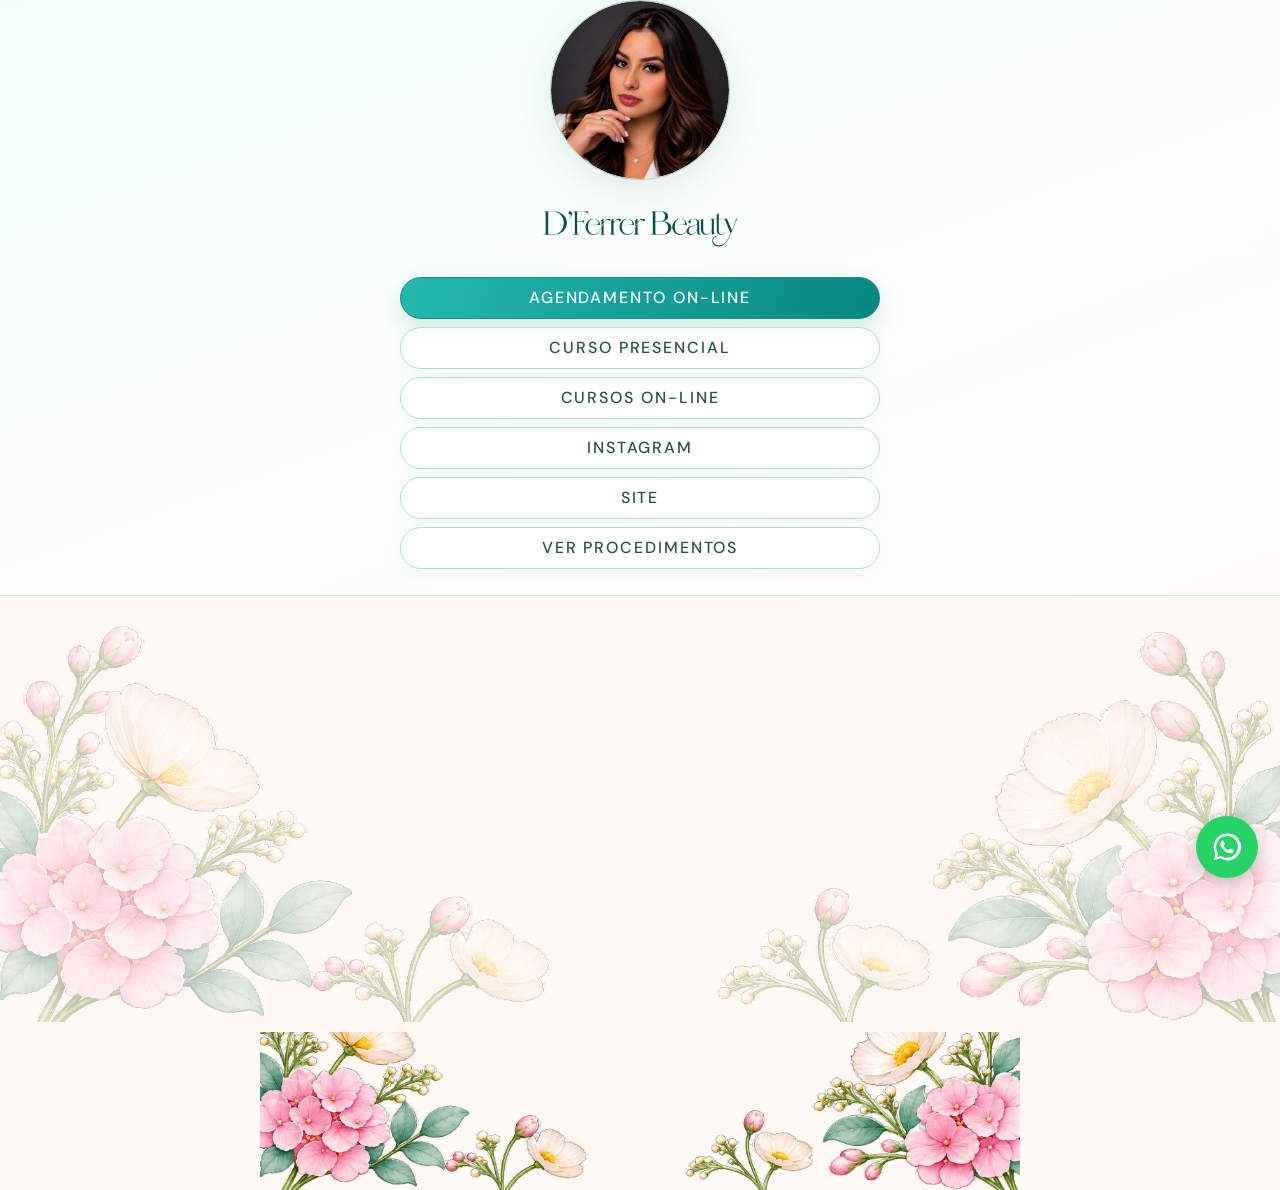
<file: index.html>
<!doctype html>
<html lang="pt-BR">
<head>
<meta charset="utf-8"><meta name="viewport" content="width=device-width,initial-scale=1">
<meta name="theme-color" content="#e8f6f3">
<meta name="description" content="Studio D’Ferrer — beleza, cílios e autocuidado em Osasco.">
<title>Studio D’Ferrer | Links oficiais</title>
<link rel="preconnect" href="https://fonts.googleapis.com"><link rel="preconnect" href="https://fonts.gstatic.com" crossorigin>
<link href="https://fonts.googleapis.com/css2?family=Bodoni+Moda:opsz,wght@6..96,400;6..96,500;6..96,600;6..96,700&family=DM+Sans:wght@400;500;600;700&family=Montserrat:wght@400;500;600;700&display=swap" rel="stylesheet">
<style>
:root{--bg:#e8f6f3;--ink:#344d49;--aqua:#8fc7bd;--aqua-border:#9ccbc3;--aqua-soft:#f5fbf9;--muted:#718984}
*{box-sizing:border-box}
body{margin:0;min-height:100vh;background:var(--bg);color:var(--ink);font-family:'Jost',sans-serif;font-weight:400}
main{width:min(100% - 42px,460px);margin:0 auto;padding:54px 0 44px;text-align:center}
.avatar{width:144px;height:144px;margin:0 auto 28px;border-radius:50%;display:grid;place-items:center;border:1px solid #a9d4cc;background:linear-gradient(145deg,#f8fffd,#cce9e2);box-shadow:0 10px 30px #527d7410}
.avatar span{font:500 72px/1 'Cormorant Garamond',serif;color:#588d83}
.brand{font:400 30px/1.1 'Jost',sans-serif;letter-spacing:.16em;text-transform:uppercase;margin:0 0 9px;color:#355c55}
.tagline{font-size:10px;letter-spacing:.24em;text-transform:uppercase;color:#789b94;margin:0 0 38px}
.links{display:grid;gap:10px}
.link{min-height:56px;display:flex;align-items:center;justify-content:center;border:1.5px solid var(--aqua-border);border-radius:999px;padding:11px 18px;color:#42675f;background:rgba(255,255,255,.32);font:400 18px 'Jost',sans-serif;letter-spacing:-.015em;text-decoration:none;transition:background .2s,border-color .2s,transform .2s}
.link:hover{background:#f7fffc;border-color:#70b3a7;transform:translateY(-1px)}
.link.primary{background:#d2ebe5;border-color:#a4d0c7;color:#315c54}
.footer{margin:76px -21px 0;position:relative;min-height:300px;padding:42px 20px 185px;overflow:hidden}
.footer-brand{position:relative;z-index:2;font:400 24px 'Jost',sans-serif;letter-spacing:.18em;color:#47766d}
.footer-note{position:relative;z-index:2;font-size:10px;letter-spacing:.12em;color:#789b94;margin-top:10px}
@media(min-height:850px){main{padding-top:78px}.footer{margin-top:82px}}
@media(max-width:380px){main{width:calc(100% - 34px)}.link{min-height:52px;font-size:17px}.footer{margin-left:-17px;margin-right:-17px}}

/* D'Ferrer Beauty — identidade tipográfica oficial */
:root{--font-display:'Cormorant Garamond',Georgia,serif;--font-body:'Poppins',Arial,sans-serif}
html,body,button,input,textarea,select{font-family:var(--font-body)!important}
body{font-family:var(--font-body)!important}
p,li,label,small,button,a,.btn,.link,.book,.back,.tabs a,.navlinks,.eyebrow,.section-kicker,.section-label,.tagline,.footer-note,.stat span{font-family:var(--font-body)!important}
h1,h2,h3,h4,h5,h6,.section-title,.about-text h3,.service-card h3,.body h2,.section-label,.hero h1,.hero h1 em,.wordmark,.brand,.footer-brand,.signature,.photo-caption{font-family:var(--font-display)!important;font-style:italic!important;font-weight:500!important;letter-spacing:normal}
body{background:#FFF9F6!important}.footer{background:#FFF9F6!important;color:#382B35;min-height:330px;padding-bottom:0}.footer-brand{color:#075F5B!important}.footer-note{color:#64817D!important}.floral-border{position:absolute;left:0;right:0;bottom:0;width:100%;height:250px;pointer-events:none}

/* Identidade floral compartilhada em todas as páginas */
footer{position:relative;isolation:isolate;overflow:hidden;min-height:250px;padding-bottom:165px!important}
footer .footer-florals{position:absolute;z-index:0;left:0;right:0;bottom:0;display:block;width:100%;height:auto;max-height:none;object-fit:contain;object-position:center bottom;pointer-events:none}
footer>*:not(.footer-florals){position:relative;z-index:1}
@media(max-width:700px){footer{min-height:230px;padding-bottom:145px!important}footer .footer-florals{position:absolute;z-index:0;left:0;right:0;bottom:0;display:block;width:100%;height:auto;max-height:none;object-fit:contain;object-position:center bottom;pointer-events:none}}

/* Tipografia oficial D’Ferrer — títulos Bodoni Moda; leitura e interface DM Sans */
:root{--font-display:'Bodoni Moda',Georgia,serif;--font-body:'DM Sans',Arial,sans-serif}
html,body,body *{font-family:var(--font-body)!important}
h1,h2,h3,h4,h5,h6,
.brand,.wordmark,.footer-brand,.avatar span,.signature,
.section-title,.section-label,.about-text h3,.founder-copy h3,
.service-card h3,.body h2,.hero h1,.hero h1 em,.photo-caption,
.founder-highlight strong{
  font-family:var(--font-display)!important;
  font-style:normal!important;
  font-weight:400!important;
}
p,li,a,button,input,textarea,select,label,small,
.navlinks,.eyebrow,.section-kicker,.section-label,.tagline,
.footer-note,.footer-links,.btn,.link,.book,.back,.tabs a,
.stat span,.hero-copy,.body p{
  font-family:var(--font-body)!important;
}


/* CORREÇÃO TIPOGRÁFICA GLOBAL — Bodoni Moda SEM itálico nos títulos */
:root{--font-display:'Bodoni Moda',Georgia,serif;--font-body:'DM Sans',Arial,sans-serif}
html,body,body *{font-family:var(--font-body)!important}
h1,h2,h3,h4,h5,h6,
.hero h1,.hero h1 em,.section-title,.section-label,
.about-text h3,.founder-copy h3,.service-card h3,.body h2,
.brand,.wordmark,.footer-brand,.avatar span,.signature,
.photo-caption,.founder-highlight strong,.display-title{
  font-family:var(--font-display)!important;
  font-style:normal!important;
  font-weight:400!important;
}
p,li,a,button,input,textarea,select,label,small,
.navlinks,.eyebrow,.section-kicker,.tagline,.footer-note,
.footer-links,.btn,.link,.book,.back,.tabs a,.stat span,
.hero-copy,.body p{
  font-family:var(--font-body)!important;
}


.bio-logo{display:block;width:min(100%,390px);height:auto;margin:8px auto 38px}

/* FIX DEFINITIVO: Bodoni Moda tem prioridade sobre a regra geral de DM Sans */
html body h1,html body h2,html body h3,html body h4,html body h5,html body h6,
html body .brand,html body .wordmark,html body .footer-brand,
html body .section-title,html body .section-label,
html body .about-text h3,html body .founder-copy h3,
html body .service-card h3,html body .body h2,
html body .hero h1,html body .hero h1 em,
html body .photo-caption,html body .display-title {
  font-family:'Bodoni Moda',Georgia,serif!important;
  font-style:normal!important;
  font-weight:400!important;
}


/* Rodapé: arte floral original enviada pela cliente, sem distorção ou recorte */
footer{position:relative;isolation:isolate;overflow:hidden;padding-bottom:0!important}
footer .footer-florals{
 position:relative!important;display:block!important;
 width:100%!important;height:auto!important;max-height:none!important;
 object-fit:contain!important;object-position:center bottom!important;
 inset:auto!important;margin:36px 0 0!important;
 pointer-events:none
}


/* Ajuste final do rodapé floral: imagem encostada nas laterais e no fim da página */
main{padding-bottom:0!important}
.footer{width:100vw!important;margin:26px 0 0 calc(50% - 50vw)!important;min-height:0!important;height:auto!important;padding:0!important;overflow:hidden!important;line-height:0}
.footer .footer-florals{position:relative!important;display:block!important;width:100%!important;height:auto!important;max-height:none!important;object-fit:fill!important;object-position:center bottom!important;inset:auto!important;margin:0!important}
@media(min-height:850px){main{padding-top:78px!important}.footer{margin-top:26px!important}}


/* Foto de perfil circular — espaço pronto para receber a foto da proprietária */
.avatar-placeholder{width:148px;height:148px;margin:0 auto 28px;border-radius:50%;border:1.5px solid #a9d4cc;background:#F4EDE8;display:flex;align-items:center;justify-content:center;overflow:hidden;box-shadow:0 8px 24px rgba(7,95,91,.08)}
.avatar-placeholder span{font:500 12px 'DM Sans',Arial,sans-serif;letter-spacing:.14em;color:#64817D}
.bio-logo{display:block;width:min(100%,390px);height:auto;margin:0 auto 34px;mix-blend-mode:multiply}
main{padding-top:42px!important}
@media(min-height:850px){main{padding-top:42px!important}}


/* Foto da proprietária no círculo do perfil */
.avatar-placeholder{width:180px!important;height:180px!important;border-radius:50%!important;overflow:hidden!important;padding:0!important;background:#f4ede8!important;border:1.5px solid #a9d4cc!important;display:block!important}
.avatar-placeholder img{display:block!important;width:100%!important;height:100%!important;object-fit:cover!important;object-position:center 30%!important;border-radius:50%!important}


/* Logo oficial PNG transparente logo abaixo da foto de perfil */
.bio-logo{display:block!important;width:min(100%,390px)!important;height:auto!important;max-height:none!important;object-fit:contain!important;margin:0 auto 34px!important;mix-blend-mode:normal!important}


/* Ajuste compacto do perfil: menos respiro e logo menor */
main{padding-top:18px!important;padding-bottom:0!important}
.avatar-placeholder{margin-bottom:14px!important}
.bio-logo{
  width:min(68%,250px)!important;
  max-width:250px!important;
  margin:0 auto 18px!important;
}
.links{margin-top:0!important}


/* Logo ainda mais discreta no topo da página de links */
.bio-logo{
  width:min(52%,190px)!important;
  max-width:190px!important;
  margin:0 auto 14px!important;
}


/* Compactação adicional do topo da página de links */
main{padding-top:0!important;padding-bottom:0!important;margin-top:0!important}
.avatar-placeholder{margin-top:0!important;margin-bottom:8px!important}
.bio-logo{
  width:min(42%,150px)!important;
  max-width:150px!important;
  margin:0 auto 8px!important;
}
.links{margin-top:0!important;padding-top:0!important}


/* Refinamento da hierarquia visual: logo ligeiramente maior e botões mais compactos */
.bio-logo{
  width:min(58%,210px)!important;
  max-width:210px!important;
  margin:0 auto 12px!important;
}
.links{
  gap:8px!important;
}
.link{
  min-height:48px!important;
  padding:9px 16px!important;
  font-size:17px!important;
  border-width:1.4px!important;
}
@media(max-width:380px){
  .link{min-height:46px!important;font-size:16px!important}
}


/* Ajuste fino: logo um pouco maior e botões mais baixos, mantendo a largura */
.bio-logo{
  width:min(64%,230px)!important;
  max-width:230px!important;
  margin:0 auto 12px!important;
}
.link{
  min-height:42px!important;
  padding:7px 16px!important;
  font-size:16px!important;
  width:100%!important;
  box-sizing:border-box!important;
}
@media(max-width:380px){
  .link{min-height:40px!important;font-size:15px!important}
}


/* DIREÇÃO TIPOGRÁFICA — referência The Seasons / Boston Angel */
:root{--font-editorial:'Bodoni Moda','Times New Roman',serif;--font-geometric:'Montserrat','DM Sans',sans-serif}
h1,h2,h3,h4,h5,h6,
.hero h1,.hero h1 em,.section-title,.about-text h3,.founder-copy h3,
.service-card h3,.brand,.wordmark,.signature,.photo-caption,
.display-title,.avatar span,.footer-brand{
  font-family:var(--font-editorial)!important;
  font-style:normal!important;
  font-weight:400!important;
  letter-spacing:-.045em;
  font-optical-sizing:auto;
}
.eyebrow,.section-kicker,.section-label,.tagline,
.navlinks,.footer-links,.photo-caption small,.subtitle,
.hero-note,.stat span{
  font-family:var(--font-geometric)!important;
  font-weight:500;
  letter-spacing:.16em;
}


/* PALETA OFICIAL D'FERRER — Tiffany Fresh */
:root{
 --teal:#32C7BE;--teal-dark:#087F79;--teal-deep:#075F5B;
 --mint:#B8E6E1;--paper:#FFF9F6;--ink:#244B49;--muted:#71817C;
 --line:#E8DED4;--white:#FFFFFF;--blush:#FFD6E5;--sand:#FBE7B5;
 --gold:#087F79;
}
body{background:#FFF9F6!important;color:#244B49}
.topbar{background:rgba(255,249,246,.96)!important;border-color:#B8E6E1!important}
.brand,.brand-mark,.section-title,.about-text h3,.service-card h3,
.contact-row strong,.footer-links a{color:#075F5B!important}
.eyebrow,.section-kicker,.service-number,.hero-note:before,
.contact-icon,.contact-row a{color:#087F79!important}
.btn,.wa-submit{background:#087F79!important;color:#fff!important;border-color:#087F79!important}
.btn-outline{background:#FFF9F6!important;color:#075F5B!important;border:1px solid #32C7BE!important}
.btn-outline:hover{background:#32C7BE!important;color:#075F5B!important}
.hero{background:linear-gradient(120deg,#FFF9F6 0%,#FFF9F6 45%,#B8E6E1 100%)!important}
.hero h1 em{color:#087F79!important}
.hero-photo{background:#B8E6E1!important}
.photo-caption{background:#FFF9F6!important;color:#075F5B!important}
.stats,.services,.difference,.contact,.footer{background:#FFF9F6!important}
.stat strong{color:#087F79!important}
.service-grid{background:#B8E6E1!important;border-color:#B8E6E1!important}
.service-card,.review-card,.contact-panel,.benefit{background:#fff!important;border-color:#B8E6E1!important}
.service-tags span{background:#FFF9F6!important;border-color:#B8E6E1!important;color:#075F5B!important}
.results,.intro,.testimonials,.instagram-work{background:#FFF9F6!important}
.gallery-item{background:#B8E6E1!important}
.gallery-label{background:#FFF9F6ee!important;color:#075F5B!important}
.benefits{background:#B8E6E1!important;border-color:#B8E6E1!important}
.benefit{background:linear-gradient(145deg,#fff 0%,#FFF9F6 100%)!important}
.benefit-icon{border-color:#B8E6E1!important;color:#087F79!important}
.quote{border-color:#B8E6E1!important;background:#fff!important;color:#64817D!important}
.review-stars{color:#E7AD48!important}
.instagram-card{border-color:#B8E6E1!important;background:#fff!important}
.contact-row{border-color:#B8E6E1!important}
.footer .brand{color:#075F5B!important}
.wa-modal-head{background:#32C7BE!important;color:#075F5B!important}
.wa-close{color:#075F5B!important}
.wa-field input:focus,.wa-field select:focus,.wa-field textarea:focus{border-color:#32C7BE!important;box-shadow:0 0 0 3px #32C7BE25!important}
.whatsapp-float{background:#087F79!important}
a:hover{color:#087F79}
@media(max-width:700px){.navlinks{background:#FFF9F6!important;border-color:#B8E6E1!important}}

</style>

<style id="dferrer-visual-redesign">
:root{--bg:#fbf8f4;--ink:#263f3c;--teal:#70c9c0;--deep:#164d49;--muted:#71817b}
@font-face{font-family:'Boston Angel';src:url('./assets/boston-angel-regular.woff2') format('woff2');font-weight:400;font-style:normal;font-display:swap}
body{background:radial-gradient(ellipse at 50% 0%,#e6f1ec 0%,#fbf8f4 58%);color:var(--ink);font-family:'DM Sans',sans-serif}
main{width:min(100% - 40px,480px);padding:52px 0 42px}
.avatar-placeholder{width:150px;height:150px;border:5px solid #fff;box-shadow:0 12px 40px #244d431b;border-radius:50%;overflow:hidden;margin:0 auto 22px}
.avatar-placeholder img{width:100%;height:100%;object-fit:cover}
.bio-logo{width:min(250px,75%);max-height:100px;object-fit:contain;margin:0 auto 30px}
.links{gap:12px}
.link{min-height:58px;border:1px solid #c8ded6;border-radius:3px;padding:13px 20px;color:#28534d;background:rgba(255,255,255,.78);font:500 12px 'DM Sans',sans-serif;letter-spacing:.12em;text-transform:uppercase;box-shadow:0 5px 18px #244d4308;transition:all .22s}
.link:hover{background:#e7f1ed;border-color:#8fc9bf;transform:translateY(-2px)}
.link.primary{background:#176f69;border-color:#176f69;color:#fff;box-shadow:0 10px 25px #176f6928}
.link.primary:hover{background:#164d49}
.footer{margin:60px -20px 0;min-height:200px;padding:35px 20px 130px}
.footer-florals{opacity:.3}
@media(max-width:380px){main{width:calc(100% - 32px)}.link{font-size:11px}}
</style>
<style id="dferrer-final-polish">
@font-face{font-family:'Boston Angel';src:url('./assets/boston-angel-regular.woff2') format('woff2');font-style:normal;font-weight:400;font-display:swap}
:root{--bg:#fffdfb;--ink:#315b56;--aqua:#8adbd3}
body{background:linear-gradient(160deg,#f4fffc,#fffdfb 58%,#fbeaf0)!important}
.link{border-radius:999px!important;border-color:#a9e0d9!important}
.link.primary{background:linear-gradient(110deg,#24b9ae,#07877f)!important;border-color:#168f88!important}
</style>
<link rel="stylesheet" href="assets/dferrer-site.css"></head>
<body><main>
<div class="avatar-placeholder"><img src="./assets/4F961B9D-B741-4547-84F9-EF9C93CEACAF.png" alt="Foto de Angélica Ferreira"></div>
<img class="bio-logo" src="./assets/dferrer-beauty-logo-transparente.png" alt="D’Ferrer Beauty">
<nav class="links" aria-label="Links principais">
<a class="link primary" href="https://appfidelizze.com/dferrer" target="_blank" rel="noopener noreferrer">Agendamento on-line</a>
<a class="link" href="https://wa.me/5511940507965?text=Ol%C3%A1!%20Tenho%20interesse%20no%20curso%20presencial%20do%20Studio%20D%E2%80%99Ferrer.">Curso presencial</a>
<a class="link" href="https://lashmasterangel.lovable.app" target="_blank" rel="noopener noreferrer">Cursos on-line</a>
<a class="link" href="https://www.instagram.com/studiodferrer/" target="_blank" rel="noopener">Instagram</a>
<a class="link" href="./site.html">Site</a>
<a class="link" href="https://studio-dferrer-site.lica-duhh.workers.dev/procedimentos?utm_source=chatgpt.com" target="_blank" rel="noopener noreferrer">Ver procedimentos</a>
</nav>
<footer class="footer">
<img class="footer-florals" src="./assets/footer-flores-dferrer-transparente.png" alt="" aria-hidden="true"></footer>
</main><!-- WhatsApp flutuante D’Ferrer: formulário que prepara a mensagem antes de abrir o WhatsApp -->
<div class="df-wa-widget">
 <button class="df-wa-float" type="button" aria-label="Agendar pelo WhatsApp" aria-haspopup="dialog" aria-controls="df-wa-dialog">
  <svg viewBox="0 0 32 32" aria-hidden="true"><path d="M16.02 3.2A12.55 12.55 0 0 0 5.2 22.1L3.5 28.3l6.35-1.66A12.7 12.7 0 1 0 16.02 3.2Zm0 22.95a10.3 10.3 0 0 1-5.25-1.44l-.38-.22-3.77.99 1.01-3.67-.25-.4a10.24 10.24 0 1 1 8.64 4.74Zm5.63-7.68c-.31-.16-1.83-.9-2.11-1-.28-.1-.49-.16-.7.16-.21.31-.8 1-.98 1.2-.18.21-.36.23-.67.08-.31-.16-1.3-.48-2.48-1.52-.92-.82-1.54-1.83-1.72-2.14-.18-.31-.02-.48.14-.64.14-.14.31-.36.47-.54.16-.18.21-.31.31-.52.1-.21.05-.39-.03-.55-.08-.16-.7-1.69-.96-2.31-.25-.6-.51-.52-.7-.53h-.6c-.21 0-.55.08-.83.39-.28.31-1.09 1.06-1.09 2.59s1.12 3.01 1.27 3.22c.16.21 2.2 3.36 5.33 4.71.75.32 1.33.52 1.79.66.75.24 1.43.2 1.97.12.6-.09 1.83-.75 2.09-1.48.26-.73.26-1.35.18-1.48-.08-.13-.28-.21-.6-.36Z"/></svg>
 </button>
 <div class="df-wa-backdrop" id="df-wa-dialog" role="dialog" aria-modal="true" aria-labelledby="df-wa-title" aria-hidden="true">
  <section class="df-wa-panel">
   <header class="df-wa-header">
    <div><h2 id="df-wa-title">Agendar no WhatsApp</h2><p>Studio D’Ferrer Beauty · Osasco</p></div>
    <button class="df-wa-close" type="button" aria-label="Fechar formulário">×</button>
   </header>
   <form class="df-wa-form">
    <p class="df-wa-intro">Preencha seus dados e sua mensagem será preparada para o nosso WhatsApp.</p>
    <label>Nome <span>*</span><input name="nome" type="text" placeholder="Seu nome" autocomplete="name" required></label>
    <label>Telefone / WhatsApp<input name="telefone" type="tel" placeholder="(11) 90000-0000" autocomplete="tel"></label>
    <label>E-mail<input name="email" type="email" placeholder="seuemail@exemplo.com" autocomplete="email"></label>
    <label>Serviço desejado <span>*</span>
     <select name="servico" required>
      <option value="">Selecione...</option>
      <optgroup label="Extensão de cílios"><option>Cílios leves</option><option>Volume médio</option><option>Cílios +30 dias</option></optgroup>
      <option>Lash Lifting</option><option>Design de sobrancelhas</option><option>Brow Lamination</option><option>Hydra Gloss</option><option>Quero uma orientação</option>
     </select>
    </label>
    <label>Melhor dia e horário<input name="horario" type="text" placeholder="Ex.: sábado de manhã"></label>
    <label>Observação<textarea name="observacao" rows="3" placeholder="Algo que queira contar antes?"></textarea></label>
    <button class="df-wa-submit" type="submit">
     <svg viewBox="0 0 32 32" aria-hidden="true"><path d="M16.02 3.2A12.55 12.55 0 0 0 5.2 22.1L3.5 28.3l6.35-1.66A12.7 12.7 0 1 0 16.02 3.2Zm0 22.95a10.3 10.3 0 0 1-5.25-1.44l-.38-.22-3.77.99 1.01-3.67-.25-.4a10.24 10.24 0 1 1 8.64 4.74Zm5.63-7.68c-.31-.16-1.83-.9-2.11-1-.28-.1-.49-.16-.7.16-.21.31-.8 1-.98 1.2-.18.21-.36.23-.67.08-.31-.16-1.3-.48-2.48-1.52-.92-.82-1.54-1.83-1.72-2.14-.18-.31-.02-.48.14-.64.14-.14.31-.36.47-.54.16-.18.21-.31.31-.52.1-.21.05-.39-.03-.55-.08-.16-.7-1.69-.96-2.31-.25-.6-.51-.52-.7-.53h-.6c-.21 0-.55.08-.83.39-.28.31-1.09 1.06-1.09 2.59s1.12 3.01 1.27 3.22c.16.21 2.2 3.36 5.33 4.71.75.32 1.33.52 1.79.66.75.24 1.43.2 1.97.12.6-.09 1.83-.75 2.09-1.48.26-.73.26-1.35.18-1.48-.08-.13-.28-.21-.6-.36Z"/></svg>
     Enviar no WhatsApp
    </button>
   </form>
  </section>
 </div>
</div>
<script>
(()=>{const root=document.querySelector('.df-wa-widget');if(!root||root.dataset.ready)return;root.dataset.ready='1';const open=root.querySelector('.df-wa-float'),backdrop=root.querySelector('.df-wa-backdrop'),close=root.querySelector('.df-wa-close'),form=root.querySelector('.df-wa-form'),first=form.querySelector('[name="nome"]');function show(){backdrop.classList.add('is-open');backdrop.setAttribute('aria-hidden','false');document.body.classList.add('df-wa-lock');setTimeout(()=>first.focus(),50)}function hide(){backdrop.classList.remove('is-open');backdrop.setAttribute('aria-hidden','true');document.body.classList.remove('df-wa-lock');open.focus()}open.addEventListener('click',show);close.addEventListener('click',hide);backdrop.addEventListener('click',e=>{if(e.target===backdrop)hide()});document.addEventListener('keydown',e=>{if(e.key==='Escape'&&backdrop.classList.contains('is-open'))hide()});form.addEventListener('submit',e=>{e.preventDefault();if(!form.reportValidity())return;const d=new FormData(form);const lines=['Olá! Gostaria de agendar um horário no Studio D’Ferrer Beauty.','', 'Nome: '+d.get('nome'),'Telefone/WhatsApp: '+(d.get('telefone')||'Não informado'),'E-mail: '+(d.get('email')||'Não informado'),'Serviço desejado: '+d.get('servico'),'Melhor dia e horário: '+(d.get('horario')||'A combinar'),'Observação: '+(d.get('observacao')||'Nenhuma')];const url='https://wa.me/5511940507965?text='+encodeURIComponent(lines.join('\n'));window.open(url,'_blank','noopener,noreferrer')})})();
</script></body></html>
</file>
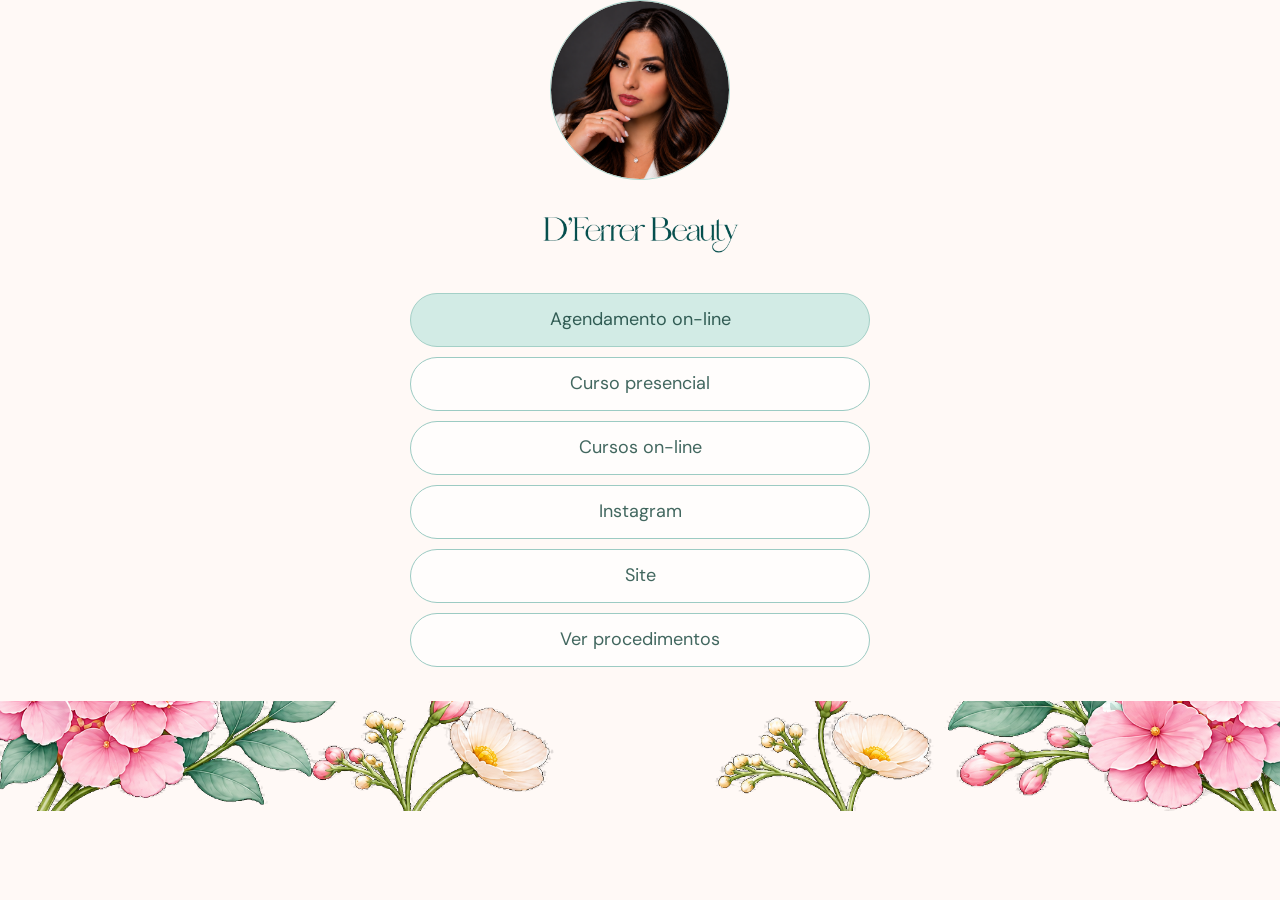
<file: bio.html>
<!doctype html>
<html lang="pt-BR">
<head>
<meta charset="utf-8">
<meta name="viewport" content="width=device-width, initial-scale=1">
<meta name="theme-color" content="#FFF9F6">
<meta name="description" content="D’Ferrer Beauty — links oficiais do Studio D’Ferrer.">
<title>D’Ferrer Beauty</title>
<link rel="preconnect" href="https://fonts.googleapis.com">
<link rel="preconnect" href="https://fonts.gstatic.com" crossorigin>
<link href="https://fonts.googleapis.com/css2?family=DM+Sans:wght@400;500&display=swap" rel="stylesheet">
<style>
*{box-sizing:border-box}
html,body{margin:0;min-height:100%;background:#FFF9F6}
body{color:#42675F;font-family:'DM Sans',Arial,sans-serif;font-weight:400}
main{width:min(calc(100% - 42px),460px);margin:0 auto;padding:0;text-align:center}
.avatar-placeholder{display:block;width:180px;height:180px;margin:0 auto 14px;border:1.5px solid #A9D4CC;border-radius:50%;overflow:hidden;background:#F4EDE8}
.avatar-placeholder img{display:block;width:100%;height:100%;object-fit:cover;object-position:center 30%;border-radius:50%}
.bio-logo{display:block;width:min(64%,230px);max-width:230px;height:auto;margin:0 auto 22px;object-fit:contain}
.links{display:grid;grid-template-columns:1fr;gap:10px;margin:0;padding:0}
.link{display:flex;width:100%;height:54px;min-height:54px;align-items:center;justify-content:center;padding:8px 16px;border:1.5px solid #9CCBC3;border-radius:999px;background:#FFFDFC;color:#42675F;text-decoration:none;font-family:'DM Sans',Arial,sans-serif;font-size:18px;font-weight:400;letter-spacing:0;text-transform:none;line-height:1.2;box-shadow:none}
.link.primary{background:#D2EBE5;border-color:#A4D0C7;color:#315C54}
.footer{display:block;width:100vw;height:110px;margin:34px 0 0 calc(50% - 50vw);padding:0;border:0;background-color:#FFF9F6;background-image:url("./assets/footer-flores-dferrer-transparente.png");background-repeat:no-repeat;background-position:center bottom;background-size:100% auto;overflow:hidden}
@media(max-width:380px){main{width:calc(100% - 34px)}.link{font-size:17px}}
</style>
</head>
<body>
<main>
<div class="avatar-placeholder"><img src="./assets/4F961B9D-B741-4547-84F9-EF9C93CEACAF.png" alt="Foto de Angélica Ferreira"></div>
<img class="bio-logo" src="./assets/dferrer-beauty-logo-transparente.png" alt="D’Ferrer Beauty">
<nav class="links" aria-label="Links principais">
<a class="link primary" href="https://appfidelizze.com/dferrer" target="_blank" rel="noopener noreferrer">Agendamento on-line</a>
<a class="link" href="https://wa.me/5511940507965?text=Ol%C3%A1!%20Tenho%20interesse%20no%20curso%20presencial%20do%20Studio%20D%E2%80%99Ferrer." target="_blank" rel="noopener noreferrer">Curso presencial</a>
<a class="link" href="https://lashmasterangel.lovable.app" target="_blank" rel="noopener noreferrer">Cursos on-line</a>
<a class="link" href="https://www.instagram.com/studiodferrer/" target="_blank" rel="noopener noreferrer">Instagram</a>
<a class="link" href="./site.html">Site</a>
<a class="link" href="https://studio-dferrer-site.lica-duhh.workers.dev/procedimentos?utm_source=chatgpt.com" target="_blank" rel="noopener noreferrer">Ver procedimentos</a>
</nav>
<footer class="footer" aria-hidden="true"></footer>
</main>
</body>
</html>
</file>
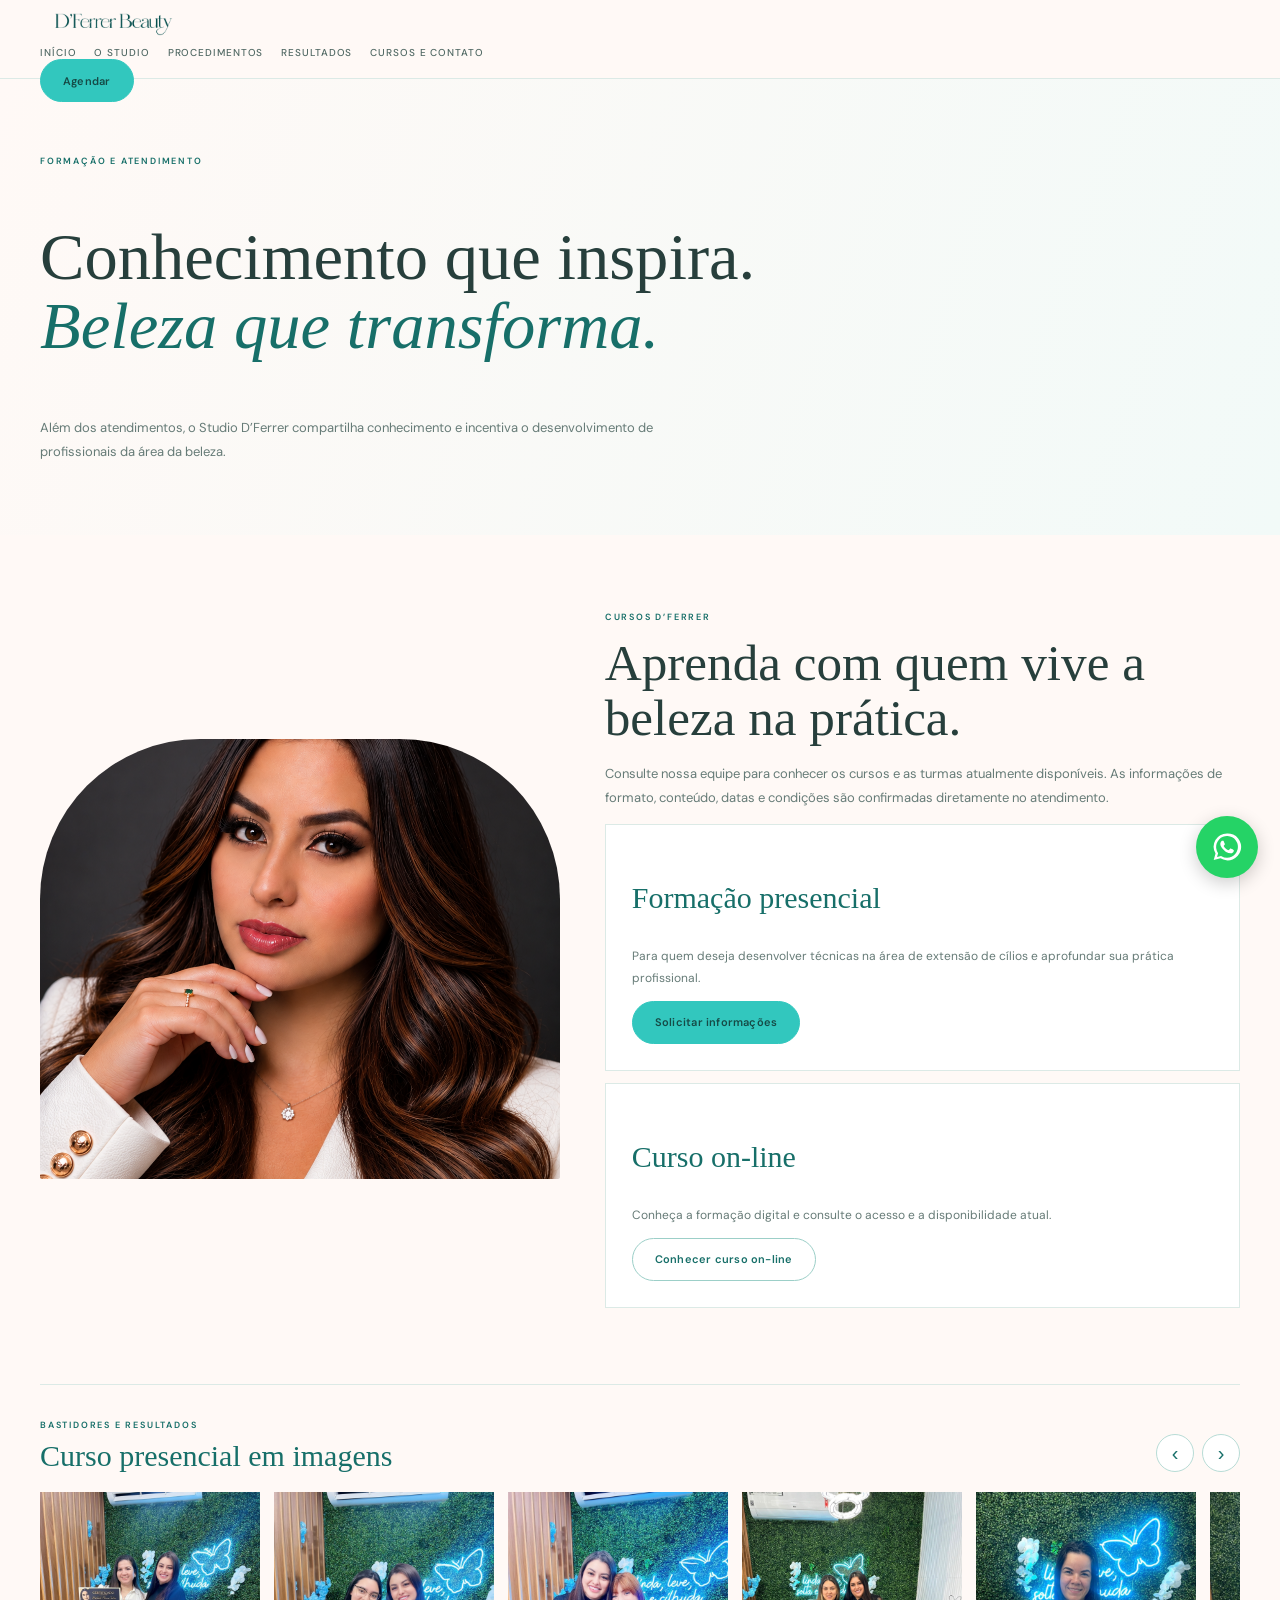
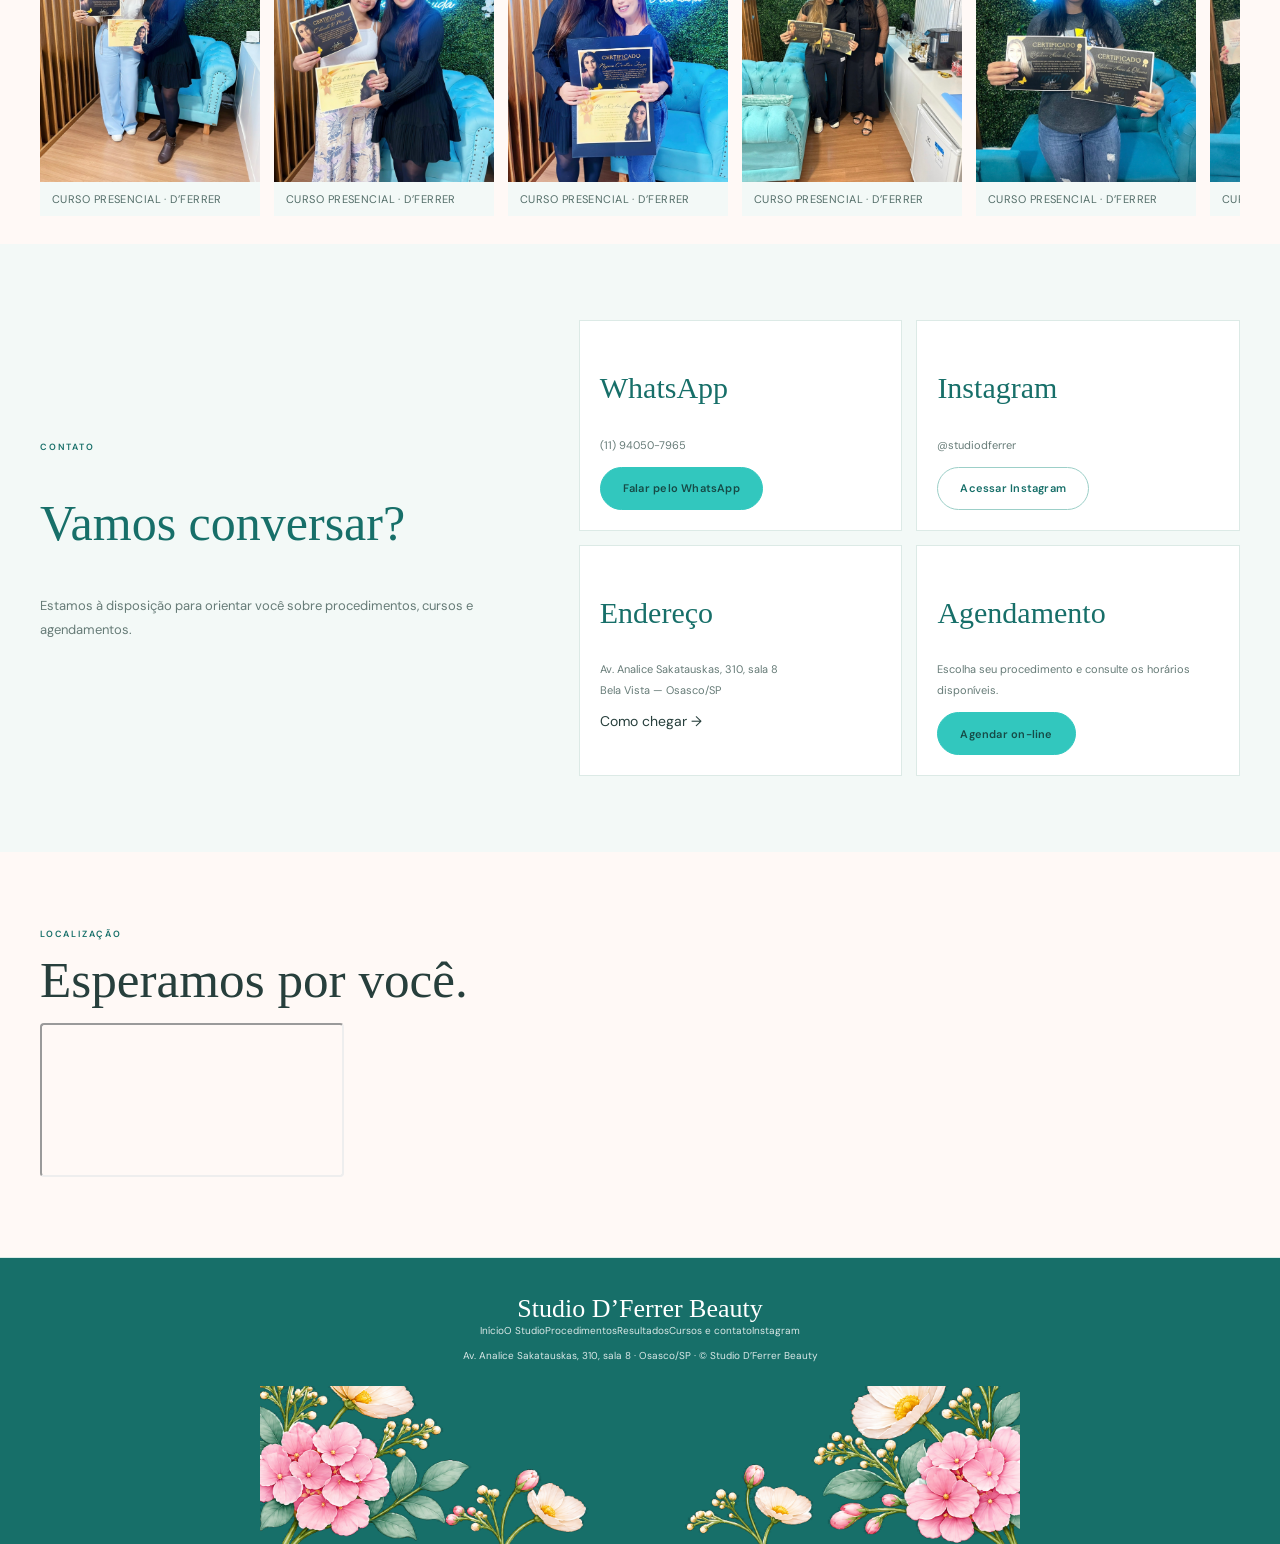
<file: cursos-contato.html>
<!doctype html><html lang="pt-BR"><head><meta charset="utf-8"><meta name="viewport" content="width=device-width,initial-scale=1"><meta name="theme-color" content="#32C7BE"><title>Cursos e contato | Studio D’Ferrer Beauty</title><meta name="description" content="Conheça os cursos de beleza do Studio D’Ferrer e entre em contato com nossa equipe em Osasco, São Paulo."><meta property="og:title" content="Cursos e contato | Studio D’Ferrer Beauty"><meta property="og:description" content="Conheça os cursos de beleza do Studio D’Ferrer e entre em contato com nossa equipe em Osasco, São Paulo."><meta property="og:type" content="website"><meta property="og:locale" content="pt_BR"><link rel="preconnect" href="https://fonts.googleapis.com"><link rel="preconnect" href="https://fonts.gstatic.com" crossorigin><link href="https://fonts.googleapis.com/css2?family=DM+Sans:wght@400;500;600;700&display=swap" rel="stylesheet"><link rel="stylesheet" href="assets/dferrer-editorial.css"><style>
.page-intro{display:grid;grid-template-columns:1fr .9fr;gap:60px;align-items:center}.page-intro img{width:100%;height:510px;object-fit:cover;border-radius:190px 190px 2px 2px}.story-band{background:#F3F9F7}.story-band .container{display:grid;grid-template-columns:.85fr 1.15fr;gap:50px;align-items:center}.story-band h2{font:400 clamp(34px,4vw,50px) "Boston Angel",serif;color:#176F69}.story-band p{font-size:13px;color:#667B77;line-height:1.9}.story-tiles{display:grid;grid-template-columns:repeat(3,1fr);gap:12px;margin-top:26px}.story-tiles img{width:100%;height:240px;object-fit:cover}.story-tiles figure{margin:0;background:#fff}.story-tiles figcaption{padding:12px;font:400 19px "Boston Angel",serif;color:#176F69}.cta-band{padding:62px 0;background:#B8E6E1;text-align:center}.cta-band h2{font:400 42px "Boston Angel",serif;color:#176F69;margin:0 0 10px}.cta-band p{font-size:12px;color:#536D68;margin:0 auto 20px;max-width:500px}.course-feature{display:grid;grid-template-columns:.9fr 1.1fr;gap:45px;align-items:center}.course-feature img{width:100%;height:440px;object-fit:cover;border-radius:160px 160px 2px 2px}.course-option{padding:26px;background:#fff;border:1px solid #DCEAE6}.course-option h3{font-size:26px;color:#176F69}.course-option p{font-size:12px;color:#667B77}.course-option+.course-option{margin-top:12px}.contact-info{display:grid;grid-template-columns:1fr 1fr;gap:14px}.contact-info article{padding:20px;background:#fff;border:1px solid #DCEAE6}.contact-info h3{font-size:21px;color:#176F69}.contact-info p{font-size:11px;color:#667B77}
@media(max-width:700px){.page-intro,.story-band .container,.course-feature{grid-template-columns:1fr;gap:24px}.page-intro img{height:350px}.story-tiles{grid-template-columns:1fr 1fr}.story-tiles img{height:180px}.cta-band h2{font-size:34px}.course-feature img{height:340px}.contact-info{grid-template-columns:1fr}}

.presencial-gallery{margin-top:42px;padding:34px 0 12px;border-top:1px solid #DCEAE6}
.presencial-gallery-head{display:flex;justify-content:space-between;align-items:end;gap:18px;margin-bottom:18px}
.presencial-gallery-head .eyebrow{margin-bottom:8px}
.presencial-gallery-head h3{margin:0;color:#176F69;font:400 clamp(26px,3vw,36px) "Boston Angel",serif}
.presencial-gallery-controls{display:flex;gap:8px;flex-shrink:0}
.presencial-gallery-controls button{width:38px;height:38px;border:1px solid #B8DCD6;border-radius:50%;background:#fff;color:#176F69;font-size:20px;cursor:pointer}
.presencial-gallery-track{display:grid;grid-auto-flow:column;grid-auto-columns:minmax(220px,28%);gap:14px;overflow-x:auto;scroll-snap-type:x mandatory;scroll-behavior:smooth;padding:2px 2px 16px;scrollbar-width:thin;scrollbar-color:#9CCFC7 #EEF6F4}
.presencial-gallery-track figure{margin:0;scroll-snap-align:start;background:#F3F9F7;overflow:hidden}
.presencial-gallery-track img{display:block;width:100%;height:290px;object-fit:cover}
.presencial-gallery-track figcaption{padding:10px 12px;color:#536D68;font-size:11px;letter-spacing:.04em}
@media(max-width:700px){.presencial-gallery{margin-top:30px;padding-top:26px}.presencial-gallery-head{align-items:center}.presencial-gallery-track{grid-auto-columns:78%}.presencial-gallery-track img{height:310px}.presencial-gallery-controls button{width:34px;height:34px}}
</style><link rel="stylesheet" href="assets/dferrer-site.css"></head><body><header class="topbar"><div class="container nav"><a class="brand" href="index.html"><img src="assets/dferrer-beauty-logo-transparente.png" alt="D’Ferrer Beauty" style="width:145px;max-height:46px;object-fit:contain"></a><nav class="page-nav" aria-label="Navegação principal"><a href="index.html">Início</a><a href="studio.html">O Studio</a><a href="procedimentos.html">Procedimentos</a><a href="resultados.html">Resultados</a><a href="cursos-contato.html">Cursos e contato</a></nav><a class="btn" href="https://appfidelizze.com/dferrer" target="_blank" rel="noopener">Agendar</a></div></header><main>
<section class="page-hero"><div class="container"><div class="eyebrow">Formação e atendimento</div><h1>Conhecimento que inspira. <em style="color:#176F69">Beleza que transforma.</em></h1><p>Além dos atendimentos, o Studio D’Ferrer compartilha conhecimento e incentiva o desenvolvimento de profissionais da área da beleza.</p></div></section>
<section class="page-section"><div class="container course-feature"><img src="assets/4F961B9D-B741-4547-84F9-EF9C93CEACAF.png" alt="Angélica Ferreira, fundadora e educadora do Studio D’Ferrer" loading="lazy"><div><div class="eyebrow">Cursos D’Ferrer</div><h2 class="section-title">Aprenda com quem vive a beleza na prática.</h2><p class="section-lead">Consulte nossa equipe para conhecer os cursos e as turmas atualmente disponíveis. As informações de formato, conteúdo, datas e condições são confirmadas diretamente no atendimento.</p><div class="course-option"><h3>Formação presencial</h3><p>Para quem deseja desenvolver técnicas na área de extensão de cílios e aprofundar sua prática profissional.</p><a class="btn" href="https://wa.me/5511940507965?text=Olá!%20Gostaria%20de%20informações%20sobre%20os%20cursos%20presenciais%20D’Ferrer." target="_blank" rel="noopener">Solicitar informações</a></div><div class="course-option"><h3>Curso on-line</h3><p>Conheça a formação digital e consulte o acesso e a disponibilidade atual.</p><a class="btn btn-outline" href="https://lashmasterangel.lovable.app" target="_blank" rel="noopener">Conhecer curso on-line</a></div></div></div></section>
<div class="container presencial-gallery" aria-label="Galeria de fotos do curso presencial">
 <div class="presencial-gallery-head"><div><div class="eyebrow">Bastidores e resultados</div><h3>Curso presencial em imagens</h3></div><div class="presencial-gallery-controls"><button type="button" class="presencial-prev" aria-label="Fotos anteriores">‹</button><button type="button" class="presencial-next" aria-label="Próximas fotos">›</button></div></div>
 <div class="presencial-gallery-track" id="presencial-gallery-track">
  <figure><img src="assets/IMG_1146.jpeg" alt="Registro 1 do curso presencial de extensão de cílios D’Ferrer" loading="lazy"><figcaption>CURSO PRESENCIAL · D’FERRER</figcaption></figure>
  <figure><img src="assets/IMG_1147.jpeg" alt="Registro 2 do curso presencial de extensão de cílios D’Ferrer" loading="lazy"><figcaption>CURSO PRESENCIAL · D’FERRER</figcaption></figure>
  <figure><img src="assets/IMG_1148.jpeg" alt="Registro 3 do curso presencial de extensão de cílios D’Ferrer" loading="lazy"><figcaption>CURSO PRESENCIAL · D’FERRER</figcaption></figure>
  <figure><img src="assets/IMG_1149.jpeg" alt="Registro 4 do curso presencial de extensão de cílios D’Ferrer" loading="lazy"><figcaption>CURSO PRESENCIAL · D’FERRER</figcaption></figure>
  <figure><img src="assets/IMG_1151.jpeg" alt="Registro 5 do curso presencial de extensão de cílios D’Ferrer" loading="lazy"><figcaption>CURSO PRESENCIAL · D’FERRER</figcaption></figure>
  <figure><img src="assets/IMG_1152.jpeg" alt="Registro 6 do curso presencial de extensão de cílios D’Ferrer" loading="lazy"><figcaption>CURSO PRESENCIAL · D’FERRER</figcaption></figure>
  <figure><img src="assets/IMG_1153.jpeg" alt="Registro 7 do curso presencial de extensão de cílios D’Ferrer" loading="lazy"><figcaption>CURSO PRESENCIAL · D’FERRER</figcaption></figure>
  <figure><img src="assets/IMG_1155.jpeg" alt="Registro 8 do curso presencial de extensão de cílios D’Ferrer" loading="lazy"><figcaption>CURSO PRESENCIAL · D’FERRER</figcaption></figure>
  <figure><img src="assets/IMG_1156.jpeg" alt="Registro 9 do curso presencial de extensão de cílios D’Ferrer" loading="lazy"><figcaption>CURSO PRESENCIAL · D’FERRER</figcaption></figure>
  <figure><img src="assets/IMG_1157.jpeg" alt="Registro 10 do curso presencial de extensão de cílios D’Ferrer" loading="lazy"><figcaption>CURSO PRESENCIAL · D’FERRER</figcaption></figure>
  <figure><img src="assets/IMG_1159.jpeg" alt="Registro 11 do curso presencial de extensão de cílios D’Ferrer" loading="lazy"><figcaption>CURSO PRESENCIAL · D’FERRER</figcaption></figure>
  <figure><img src="assets/IMG_1160.jpeg" alt="Registro 12 do curso presencial de extensão de cílios D’Ferrer" loading="lazy"><figcaption>CURSO PRESENCIAL · D’FERRER</figcaption></figure>
  <figure><img src="assets/IMG_1161.jpeg" alt="Registro 13 do curso presencial de extensão de cílios D’Ferrer" loading="lazy"><figcaption>CURSO PRESENCIAL · D’FERRER</figcaption></figure>
  <figure><img src="assets/IMG_1162.jpeg" alt="Registro 14 do curso presencial de extensão de cílios D’Ferrer" loading="lazy"><figcaption>CURSO PRESENCIAL · D’FERRER</figcaption></figure>
  <figure><img src="assets/IMG_1163.jpeg" alt="Registro 15 do curso presencial de extensão de cílios D’Ferrer" loading="lazy"><figcaption>CURSO PRESENCIAL · D’FERRER</figcaption></figure>
  <figure><img src="assets/IMG_1164.jpeg" alt="Registro 16 do curso presencial de extensão de cílios D’Ferrer" loading="lazy"><figcaption>CURSO PRESENCIAL · D’FERRER</figcaption></figure>
 </div>
</div>
<section class="page-section story-band"><div class="container"><div><div class="eyebrow">Contato</div><h2>Vamos conversar?</h2><p>Estamos à disposição para orientar você sobre procedimentos, cursos e agendamentos.</p></div><div class="contact-info"><article><h3>WhatsApp</h3><p>(11) 94050-7965</p><a class="btn" href="https://wa.me/5511940507965" target="_blank" rel="noopener">Falar pelo WhatsApp</a></article><article><h3>Instagram</h3><p>@studiodferrer</p><a class="btn btn-outline" href="https://www.instagram.com/studiodferrer/" target="_blank" rel="noopener">Acessar Instagram</a></article><article><h3>Endereço</h3><p>Av. Analice Sakatauskas, 310, sala 8<br>Bela Vista — Osasco/SP</p><a href="https://www.google.com/maps/search/?api=1&query=Av.%20Analice%20Sakatauskas%2C%20310%2C%20sala%208%2C%20Bela%20Vista%2C%20Osasco%20SP" target="_blank" rel="noopener">Como chegar →</a></article><article><h3>Agendamento</h3><p>Escolha seu procedimento e consulte os horários disponíveis.</p><a class="btn" href="https://appfidelizze.com/dferrer" target="_blank" rel="noopener">Agendar on-line</a></article></div></div></section>
<section class="page-section"><div class="container"><div class="eyebrow">Localização</div><h2 class="section-title">Esperamos por você.</h2><iframe class="map-frame" title="Mapa do Studio D’Ferrer em Osasco" loading="lazy" referrerpolicy="no-referrer-when-downgrade" src="https://www.google.com/maps?q=Av.%20Analice%20Sakatauskas%2C%20310%2C%20sala%208%2C%20Bela%20Vista%2C%20Osasco%2C%20SP&output=embed"></iframe></div></section>
</main><footer class="footer"><div class="container footer-inner"><a class="brand" href="index.html">Studio D’Ferrer Beauty</a><div class="footer-links"><a href="index.html">Início</a><a href="studio.html">O Studio</a><a href="procedimentos.html">Procedimentos</a><a href="resultados.html">Resultados</a><a href="cursos-contato.html">Cursos e contato</a><a href="https://www.instagram.com/studiodferrer/" target="_blank" rel="noopener">Instagram</a></div><p>Av. Analice Sakatauskas, 310, sala 8 · Osasco/SP · © Studio D’Ferrer Beauty</p></div></footer><!-- WhatsApp flutuante D’Ferrer: formulário que prepara a mensagem antes de abrir o WhatsApp -->
<div class="df-wa-widget">
 <button class="df-wa-float" type="button" aria-label="Agendar pelo WhatsApp" aria-haspopup="dialog" aria-controls="df-wa-dialog">
  <svg viewBox="0 0 32 32" aria-hidden="true"><path d="M16.02 3.2A12.55 12.55 0 0 0 5.2 22.1L3.5 28.3l6.35-1.66A12.7 12.7 0 1 0 16.02 3.2Zm0 22.95a10.3 10.3 0 0 1-5.25-1.44l-.38-.22-3.77.99 1.01-3.67-.25-.4a10.24 10.24 0 1 1 8.64 4.74Zm5.63-7.68c-.31-.16-1.83-.9-2.11-1-.28-.1-.49-.16-.7.16-.21.31-.8 1-.98 1.2-.18.21-.36.23-.67.08-.31-.16-1.3-.48-2.48-1.52-.92-.82-1.54-1.83-1.72-2.14-.18-.31-.02-.48.14-.64.14-.14.31-.36.47-.54.16-.18.21-.31.31-.52.1-.21.05-.39-.03-.55-.08-.16-.7-1.69-.96-2.31-.25-.6-.51-.52-.7-.53h-.6c-.21 0-.55.08-.83.39-.28.31-1.09 1.06-1.09 2.59s1.12 3.01 1.27 3.22c.16.21 2.2 3.36 5.33 4.71.75.32 1.33.52 1.79.66.75.24 1.43.2 1.97.12.6-.09 1.83-.75 2.09-1.48.26-.73.26-1.35.18-1.48-.08-.13-.28-.21-.6-.36Z"/></svg>
 </button>
 <div class="df-wa-backdrop" id="df-wa-dialog" role="dialog" aria-modal="true" aria-labelledby="df-wa-title" aria-hidden="true">
  <section class="df-wa-panel">
   <header class="df-wa-header">
    <div><h2 id="df-wa-title">Agendar no WhatsApp</h2><p>Studio D’Ferrer Beauty · Osasco</p></div>
    <button class="df-wa-close" type="button" aria-label="Fechar formulário">×</button>
   </header>
   <form class="df-wa-form">
    <p class="df-wa-intro">Preencha seus dados e sua mensagem será preparada para o nosso WhatsApp.</p>
    <label>Nome <span>*</span><input name="nome" type="text" placeholder="Seu nome" autocomplete="name" required></label>
    <label>Telefone / WhatsApp<input name="telefone" type="tel" placeholder="(11) 90000-0000" autocomplete="tel"></label>
    <label>E-mail<input name="email" type="email" placeholder="seuemail@exemplo.com" autocomplete="email"></label>
    <label>Serviço desejado <span>*</span>
     <select name="servico" required>
      <option value="">Selecione...</option>
      <optgroup label="Extensão de cílios"><option>Cílios leves</option><option>Volume médio</option><option>Cílios +30 dias</option></optgroup>
      <option>Lash Lifting</option><option>Design de sobrancelhas</option><option>Brow Lamination</option><option>Hydra Gloss</option><option>Quero uma orientação</option>
     </select>
    </label>
    <label>Melhor dia e horário<input name="horario" type="text" placeholder="Ex.: sábado de manhã"></label>
    <label>Observação<textarea name="observacao" rows="3" placeholder="Algo que queira contar antes?"></textarea></label>
    <button class="df-wa-submit" type="submit">
     <svg viewBox="0 0 32 32" aria-hidden="true"><path d="M16.02 3.2A12.55 12.55 0 0 0 5.2 22.1L3.5 28.3l6.35-1.66A12.7 12.7 0 1 0 16.02 3.2Zm0 22.95a10.3 10.3 0 0 1-5.25-1.44l-.38-.22-3.77.99 1.01-3.67-.25-.4a10.24 10.24 0 1 1 8.64 4.74Zm5.63-7.68c-.31-.16-1.83-.9-2.11-1-.28-.1-.49-.16-.7.16-.21.31-.8 1-.98 1.2-.18.21-.36.23-.67.08-.31-.16-1.3-.48-2.48-1.52-.92-.82-1.54-1.83-1.72-2.14-.18-.31-.02-.48.14-.64.14-.14.31-.36.47-.54.16-.18.21-.31.31-.52.1-.21.05-.39-.03-.55-.08-.16-.7-1.69-.96-2.31-.25-.6-.51-.52-.7-.53h-.6c-.21 0-.55.08-.83.39-.28.31-1.09 1.06-1.09 2.59s1.12 3.01 1.27 3.22c.16.21 2.2 3.36 5.33 4.71.75.32 1.33.52 1.79.66.75.24 1.43.2 1.97.12.6-.09 1.83-.75 2.09-1.48.26-.73.26-1.35.18-1.48-.08-.13-.28-.21-.6-.36Z"/></svg>
     Enviar no WhatsApp
    </button>
   </form>
  </section>
 </div>
</div>
<script>
(()=>{const root=document.querySelector('.df-wa-widget');if(!root||root.dataset.ready)return;root.dataset.ready='1';const open=root.querySelector('.df-wa-float'),backdrop=root.querySelector('.df-wa-backdrop'),close=root.querySelector('.df-wa-close'),form=root.querySelector('.df-wa-form'),first=form.querySelector('[name="nome"]');function show(){backdrop.classList.add('is-open');backdrop.setAttribute('aria-hidden','false');document.body.classList.add('df-wa-lock');setTimeout(()=>first.focus(),50)}function hide(){backdrop.classList.remove('is-open');backdrop.setAttribute('aria-hidden','true');document.body.classList.remove('df-wa-lock');open.focus()}open.addEventListener('click',show);close.addEventListener('click',hide);backdrop.addEventListener('click',e=>{if(e.target===backdrop)hide()});document.addEventListener('keydown',e=>{if(e.key==='Escape'&&backdrop.classList.contains('is-open'))hide()});form.addEventListener('submit',e=>{e.preventDefault();if(!form.reportValidity())return;const d=new FormData(form);const lines=['Olá! Gostaria de agendar um horário no Studio D’Ferrer Beauty.','', 'Nome: '+d.get('nome'),'Telefone/WhatsApp: '+(d.get('telefone')||'Não informado'),'E-mail: '+(d.get('email')||'Não informado'),'Serviço desejado: '+d.get('servico'),'Melhor dia e horário: '+(d.get('horario')||'A combinar'),'Observação: '+(d.get('observacao')||'Nenhuma')];const url='https://wa.me/5511940507965?text='+encodeURIComponent(lines.join('\n'));window.open(url,'_blank','noopener,noreferrer')})})();
</script><script>
(()=>{const track=document.getElementById('presencial-gallery-track');if(!track)return;const step=()=>{const item=track.querySelector('figure');return item?item.getBoundingClientRect().width+14:280};document.querySelector('.presencial-prev')?.addEventListener('click',()=>track.scrollBy({left:-step(),behavior:'smooth'}));document.querySelector('.presencial-next')?.addEventListener('click',()=>track.scrollBy({left:step(),behavior:'smooth'}));})();
</script>
</body></html>
</file>
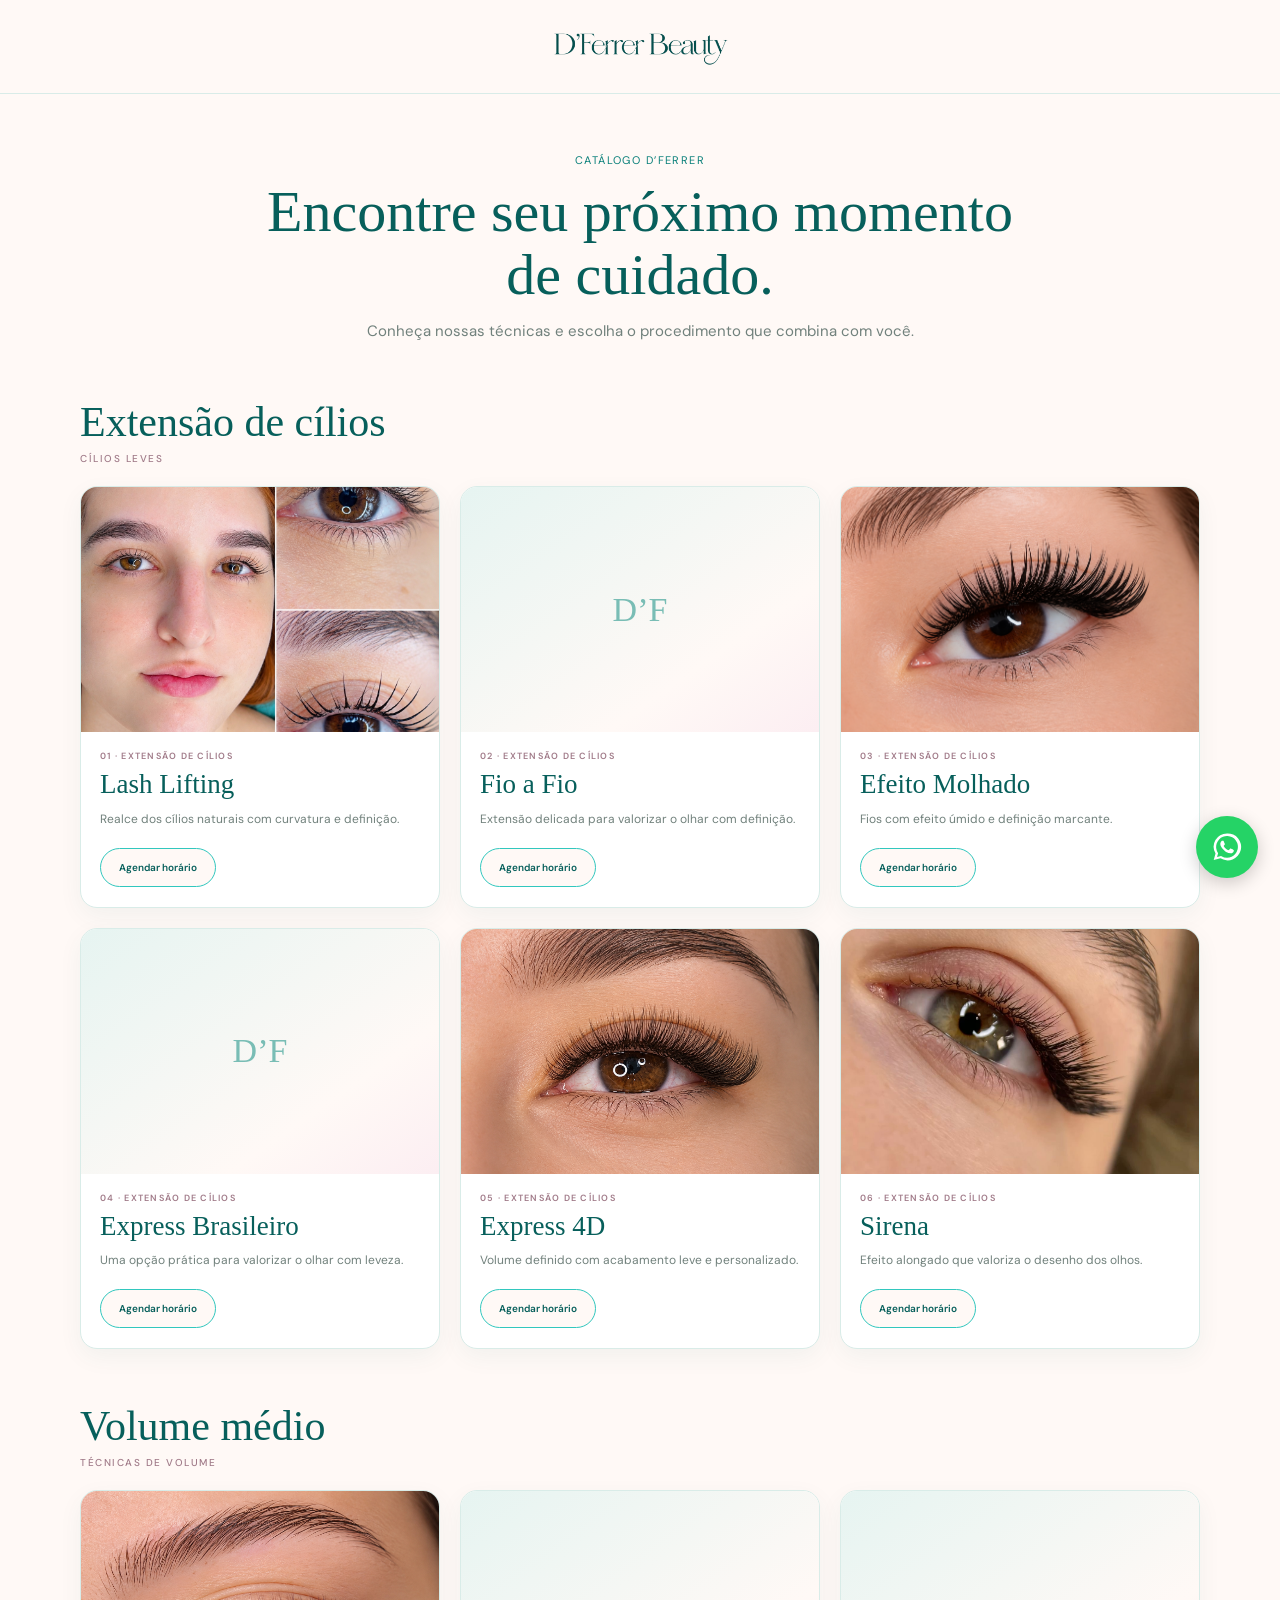
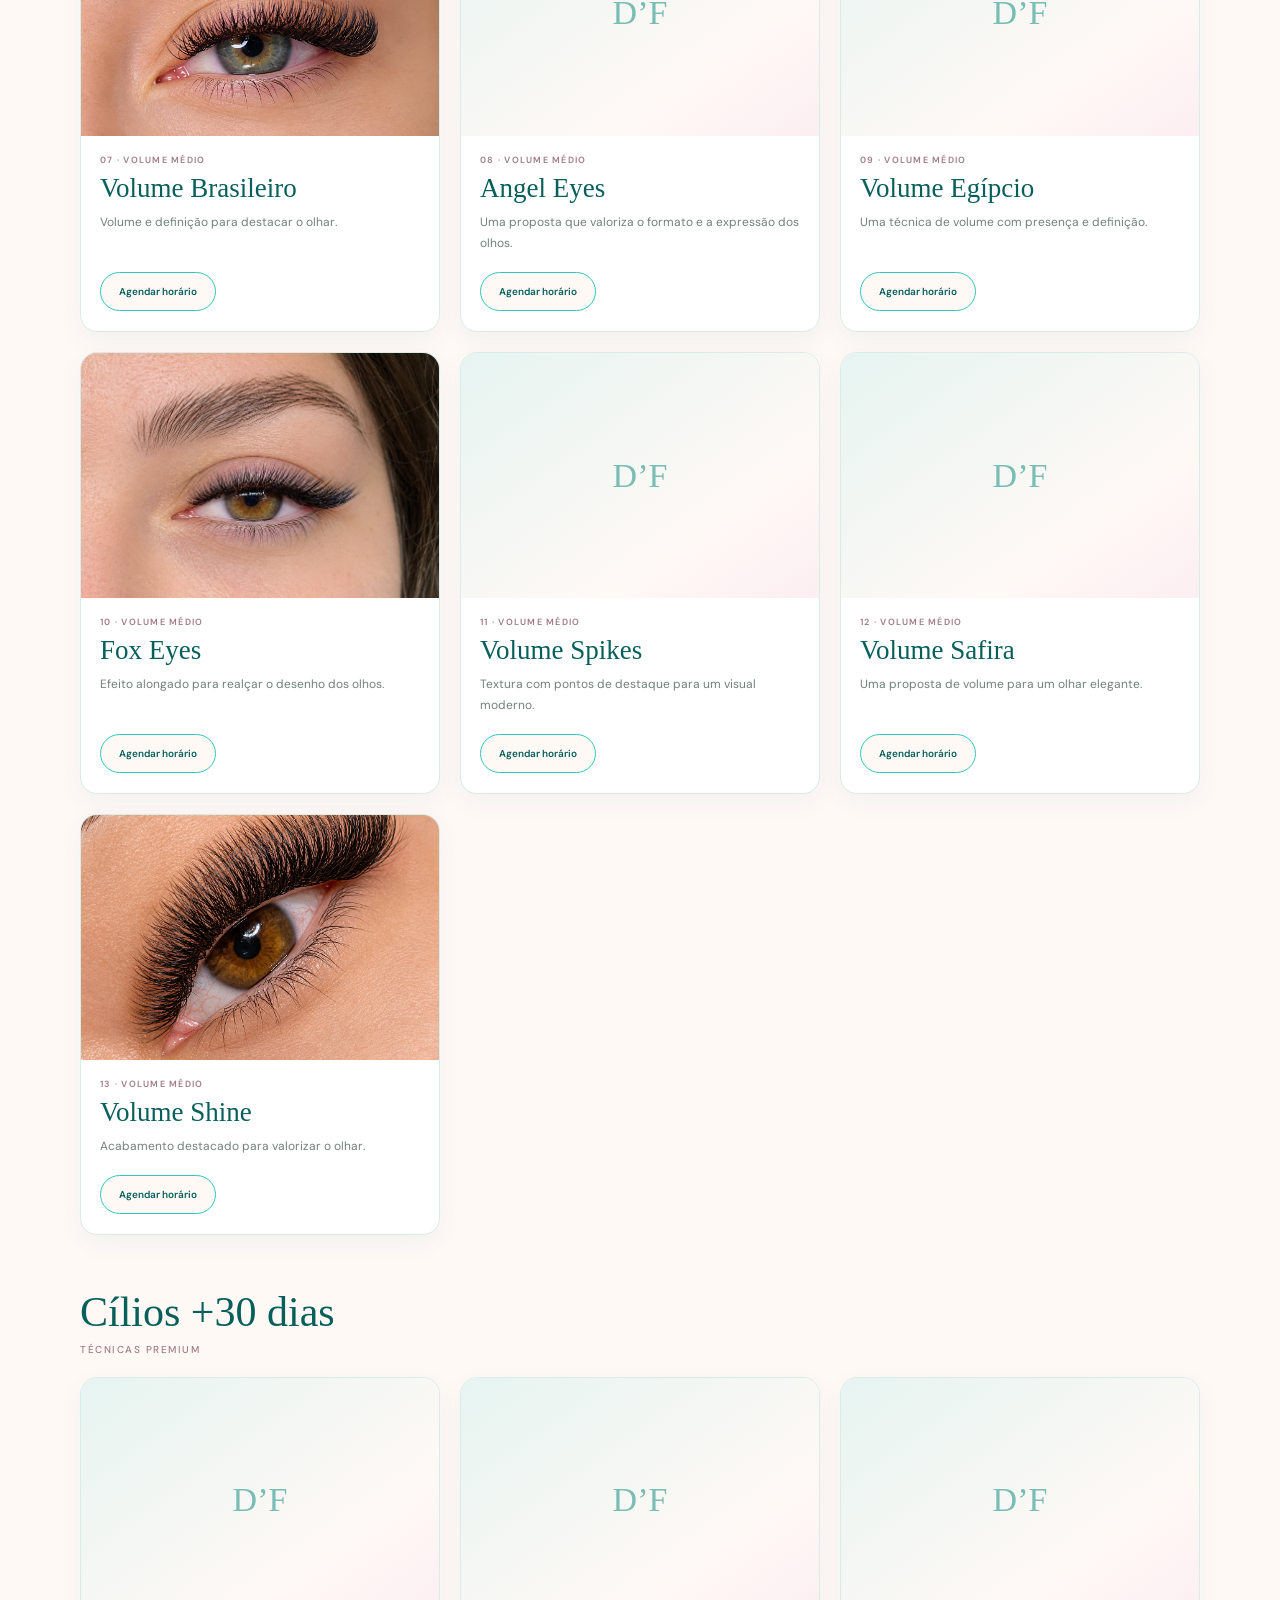
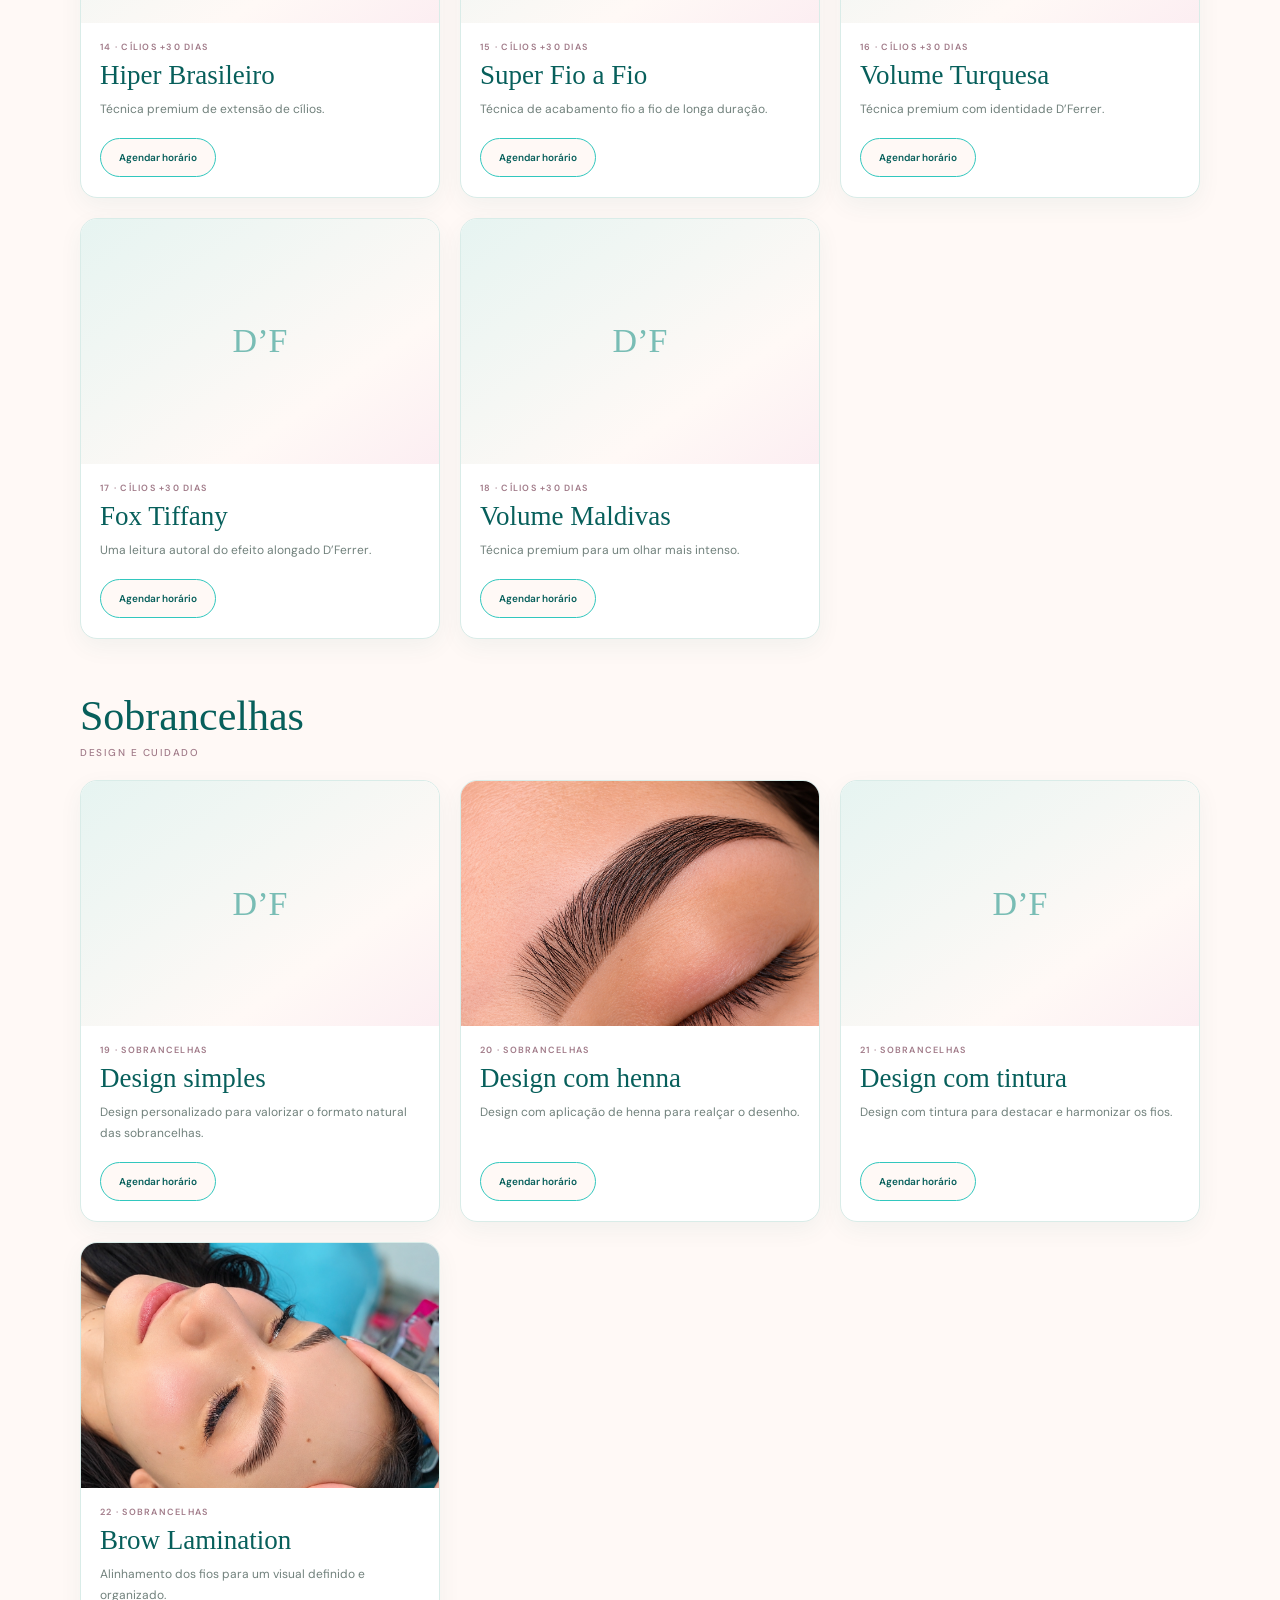
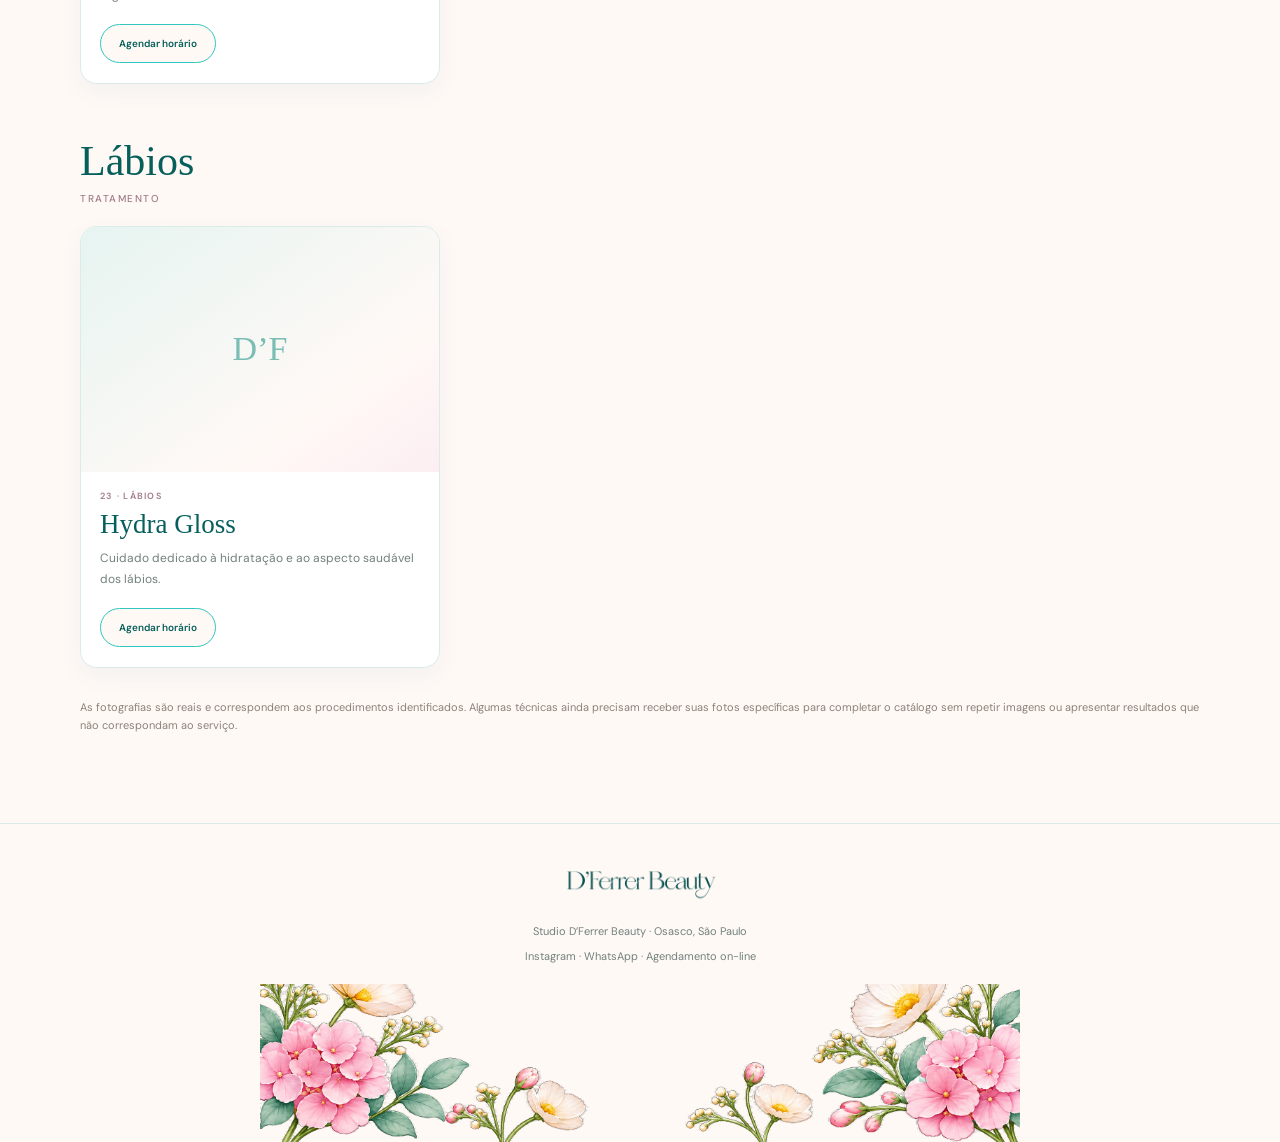
<file: procedimentos.html>
<!doctype html><html lang="pt-BR"><head><meta charset="utf-8"><meta name="viewport" content="width=device-width, initial-scale=1"><meta name="theme-color" content="#FFF9F6"><meta name="description" content="Conheça os procedimentos do Studio D’Ferrer Beauty em Osasco: cílios leves, volume médio, técnicas premium, sobrancelhas e Hydra Gloss."><meta property="og:title" content="Procedimentos | D’Ferrer Beauty"><meta property="og:description" content="Encontre seu próximo momento D’Ferrer."><title>Procedimentos | D’Ferrer Beauty</title><link rel="preconnect" href="https://fonts.googleapis.com"><link rel="preconnect" href="https://fonts.gstatic.com" crossorigin><link href="https://fonts.googleapis.com/css2?family=DM+Sans:wght@400;500;600;700&display=swap" rel="stylesheet"><link rel="stylesheet" href="assets/dferrer-site.css"></head><body>
<header class="brand-header"><a href="index.html" aria-label="Voltar ao início"><img src="assets/dferrer-beauty-logo-transparente.png" alt="D’Ferrer Beauty"></a></header>
<main class="procedures-page"><div class="container"><div class="procedures-intro"><span class="eyebrow">Catálogo D’Ferrer</span><h1>Encontre seu próximo momento de cuidado.</h1><p>Conheça nossas técnicas e escolha o procedimento que combina com você.</p></div><section class="procedure-group" id="cilios-leves"><h2 class="procedure-group-title">Extensão de cílios<span>Cílios leves</span></h2><div class="procedure-grid"><article class="procedure-card"><div class="procedure-photo "><img src="assets/CFA244B0-189B-4E66-85FE-82839F388B9E.png" alt="Lash Lifting — fotografia do procedimento" loading="lazy"></div><div class="procedure-copy"><span class="procedure-index">01 · Extensão de cílios</span><h3>Lash Lifting</h3><p>Realce dos cílios naturais com curvatura e definição.</p><a class="procedure-book" href="https://appfidelizze.com/dferrer" target="_blank" rel="noopener">Agendar horário</a></div></article><article class="procedure-card"><div class="procedure-photo no-image">D’F</div><div class="procedure-copy"><span class="procedure-index">02 · Extensão de cílios</span><h3>Fio a Fio</h3><p>Extensão delicada para valorizar o olhar com definição.</p><a class="procedure-book" href="https://appfidelizze.com/dferrer" target="_blank" rel="noopener">Agendar horário</a></div></article><article class="procedure-card"><div class="procedure-photo "><img src="assets/C5BC2295-5C54-436B-B4D3-16B5ED88D9A6.png" alt="Efeito Molhado — fotografia do procedimento" loading="lazy"></div><div class="procedure-copy"><span class="procedure-index">03 · Extensão de cílios</span><h3>Efeito Molhado</h3><p>Fios com efeito úmido e definição marcante.</p><a class="procedure-book" href="https://appfidelizze.com/dferrer" target="_blank" rel="noopener">Agendar horário</a></div></article><article class="procedure-card"><div class="procedure-photo no-image">D’F</div><div class="procedure-copy"><span class="procedure-index">04 · Extensão de cílios</span><h3>Express Brasileiro</h3><p>Uma opção prática para valorizar o olhar com leveza.</p><a class="procedure-book" href="https://appfidelizze.com/dferrer" target="_blank" rel="noopener">Agendar horário</a></div></article><article class="procedure-card"><div class="procedure-photo "><img src="assets/DF1B4E0C-D0CF-435B-BDFC-43D27D80B85F.png" alt="Express 4D — fotografia do procedimento" loading="lazy"></div><div class="procedure-copy"><span class="procedure-index">05 · Extensão de cílios</span><h3>Express 4D</h3><p>Volume definido com acabamento leve e personalizado.</p><a class="procedure-book" href="https://appfidelizze.com/dferrer" target="_blank" rel="noopener">Agendar horário</a></div></article><article class="procedure-card"><div class="procedure-photo "><img src="assets/IMG_1018.jpeg" alt="Sirena — fotografia do procedimento" loading="lazy"></div><div class="procedure-copy"><span class="procedure-index">06 · Extensão de cílios</span><h3>Sirena</h3><p>Efeito alongado que valoriza o desenho dos olhos.</p><a class="procedure-book" href="https://appfidelizze.com/dferrer" target="_blank" rel="noopener">Agendar horário</a></div></article></div></section>
<section class="procedure-group" id="volume-medio"><h2 class="procedure-group-title">Volume médio<span>Técnicas de volume</span></h2><div class="procedure-grid"><article class="procedure-card"><div class="procedure-photo "><img src="assets/A557F19A-7D3B-4ECF-8664-12F7BD114346.png" alt="Volume Brasileiro — fotografia do procedimento" loading="lazy"></div><div class="procedure-copy"><span class="procedure-index">07 · Volume médio</span><h3>Volume Brasileiro</h3><p>Volume e definição para destacar o olhar.</p><a class="procedure-book" href="https://appfidelizze.com/dferrer" target="_blank" rel="noopener">Agendar horário</a></div></article><article class="procedure-card"><div class="procedure-photo no-image">D’F</div><div class="procedure-copy"><span class="procedure-index">08 · Volume médio</span><h3>Angel Eyes</h3><p>Uma proposta que valoriza o formato e a expressão dos olhos.</p><a class="procedure-book" href="https://appfidelizze.com/dferrer" target="_blank" rel="noopener">Agendar horário</a></div></article><article class="procedure-card"><div class="procedure-photo no-image">D’F</div><div class="procedure-copy"><span class="procedure-index">09 · Volume médio</span><h3>Volume Egípcio</h3><p>Uma técnica de volume com presença e definição.</p><a class="procedure-book" href="https://appfidelizze.com/dferrer" target="_blank" rel="noopener">Agendar horário</a></div></article><article class="procedure-card"><div class="procedure-photo "><img src="assets/BF80F86D-3884-4C9D-A6F0-FB28E1569F34.png" alt="Fox Eyes — fotografia do procedimento" loading="lazy"></div><div class="procedure-copy"><span class="procedure-index">10 · Volume médio</span><h3>Fox Eyes</h3><p>Efeito alongado para realçar o desenho dos olhos.</p><a class="procedure-book" href="https://appfidelizze.com/dferrer" target="_blank" rel="noopener">Agendar horário</a></div></article><article class="procedure-card"><div class="procedure-photo no-image">D’F</div><div class="procedure-copy"><span class="procedure-index">11 · Volume médio</span><h3>Volume Spikes</h3><p>Textura com pontos de destaque para um visual moderno.</p><a class="procedure-book" href="https://appfidelizze.com/dferrer" target="_blank" rel="noopener">Agendar horário</a></div></article><article class="procedure-card"><div class="procedure-photo no-image">D’F</div><div class="procedure-copy"><span class="procedure-index">12 · Volume médio</span><h3>Volume Safira</h3><p>Uma proposta de volume para um olhar elegante.</p><a class="procedure-book" href="https://appfidelizze.com/dferrer" target="_blank" rel="noopener">Agendar horário</a></div></article><article class="procedure-card"><div class="procedure-photo "><img src="assets/D9075946-90B2-44CD-BFFD-44415C374964.png" alt="Volume Shine — fotografia do procedimento" loading="lazy"></div><div class="procedure-copy"><span class="procedure-index">13 · Volume médio</span><h3>Volume Shine</h3><p>Acabamento destacado para valorizar o olhar.</p><a class="procedure-book" href="https://appfidelizze.com/dferrer" target="_blank" rel="noopener">Agendar horário</a></div></article></div></section>
<section class="procedure-group" id="cilios-30-dias"><h2 class="procedure-group-title">Cílios +30 dias<span>Técnicas premium</span></h2><div class="procedure-grid"><article class="procedure-card"><div class="procedure-photo no-image">D’F</div><div class="procedure-copy"><span class="procedure-index">14 · Cílios +30 dias</span><h3>Hiper Brasileiro</h3><p>Técnica premium de extensão de cílios.</p><a class="procedure-book" href="https://appfidelizze.com/dferrer" target="_blank" rel="noopener">Agendar horário</a></div></article><article class="procedure-card"><div class="procedure-photo no-image">D’F</div><div class="procedure-copy"><span class="procedure-index">15 · Cílios +30 dias</span><h3>Super Fio a Fio</h3><p>Técnica de acabamento fio a fio de longa duração.</p><a class="procedure-book" href="https://appfidelizze.com/dferrer" target="_blank" rel="noopener">Agendar horário</a></div></article><article class="procedure-card"><div class="procedure-photo no-image">D’F</div><div class="procedure-copy"><span class="procedure-index">16 · Cílios +30 dias</span><h3>Volume Turquesa</h3><p>Técnica premium com identidade D’Ferrer.</p><a class="procedure-book" href="https://appfidelizze.com/dferrer" target="_blank" rel="noopener">Agendar horário</a></div></article><article class="procedure-card"><div class="procedure-photo no-image">D’F</div><div class="procedure-copy"><span class="procedure-index">17 · Cílios +30 dias</span><h3>Fox Tiffany</h3><p>Uma leitura autoral do efeito alongado D’Ferrer.</p><a class="procedure-book" href="https://appfidelizze.com/dferrer" target="_blank" rel="noopener">Agendar horário</a></div></article><article class="procedure-card"><div class="procedure-photo no-image">D’F</div><div class="procedure-copy"><span class="procedure-index">18 · Cílios +30 dias</span><h3>Volume Maldivas</h3><p>Técnica premium para um olhar mais intenso.</p><a class="procedure-book" href="https://appfidelizze.com/dferrer" target="_blank" rel="noopener">Agendar horário</a></div></article></div></section>
<section class="procedure-group" id="sobrancelhas"><h2 class="procedure-group-title">Sobrancelhas<span>Design e cuidado</span></h2><div class="procedure-grid"><article class="procedure-card"><div class="procedure-photo no-image">D’F</div><div class="procedure-copy"><span class="procedure-index">19 · Sobrancelhas</span><h3>Design simples</h3><p>Design personalizado para valorizar o formato natural das sobrancelhas.</p><a class="procedure-book" href="https://appfidelizze.com/dferrer" target="_blank" rel="noopener">Agendar horário</a></div></article><article class="procedure-card"><div class="procedure-photo "><img src="assets/9F7C8791-CA98-477B-BB02-971F1E17ECF6.png" alt="Design com henna — fotografia do procedimento" loading="lazy"></div><div class="procedure-copy"><span class="procedure-index">20 · Sobrancelhas</span><h3>Design com henna</h3><p>Design com aplicação de henna para realçar o desenho.</p><a class="procedure-book" href="https://appfidelizze.com/dferrer" target="_blank" rel="noopener">Agendar horário</a></div></article><article class="procedure-card"><div class="procedure-photo no-image">D’F</div><div class="procedure-copy"><span class="procedure-index">21 · Sobrancelhas</span><h3>Design com tintura</h3><p>Design com tintura para destacar e harmonizar os fios.</p><a class="procedure-book" href="https://appfidelizze.com/dferrer" target="_blank" rel="noopener">Agendar horário</a></div></article><article class="procedure-card"><div class="procedure-photo "><img src="assets/78FCED18-6F0C-4968-A9C8-DA602DCEBD15.png" alt="Brow Lamination — fotografia do procedimento" loading="lazy"></div><div class="procedure-copy"><span class="procedure-index">22 · Sobrancelhas</span><h3>Brow Lamination</h3><p>Alinhamento dos fios para um visual definido e organizado.</p><a class="procedure-book" href="https://appfidelizze.com/dferrer" target="_blank" rel="noopener">Agendar horário</a></div></article></div></section>
<section class="procedure-group" id="labios"><h2 class="procedure-group-title">Lábios<span>Tratamento</span></h2><div class="procedure-grid"><article class="procedure-card"><div class="procedure-photo no-image">D’F</div><div class="procedure-copy"><span class="procedure-index">23 · Lábios</span><h3>Hydra Gloss</h3><p>Cuidado dedicado à hidratação e ao aspecto saudável dos lábios.</p><a class="procedure-book" href="https://appfidelizze.com/dferrer" target="_blank" rel="noopener">Agendar horário</a></div></article></div></section><p class="procedure-note">As fotografias são reais e correspondem aos procedimentos identificados. Algumas técnicas ainda precisam receber suas fotos específicas para completar o catálogo sem repetir imagens ou apresentar resultados que não correspondam ao serviço.</p></div></main>
<footer class="procedures-footer"><img src="assets/dferrer-beauty-logo-transparente.png" alt="D’Ferrer Beauty"><p>Studio D’Ferrer Beauty · Osasco, São Paulo</p><p><a href="https://www.instagram.com/studiodferrer/" target="_blank" rel="noopener">Instagram</a> · <a href="https://wa.me/5511940507965" target="_blank" rel="noopener">WhatsApp</a> · <a href="https://appfidelizze.com/dferrer" target="_blank" rel="noopener">Agendamento on-line</a></p></footer><!-- WhatsApp flutuante D’Ferrer: formulário que prepara a mensagem antes de abrir o WhatsApp -->
<div class="df-wa-widget">
 <button class="df-wa-float" type="button" aria-label="Agendar pelo WhatsApp" aria-haspopup="dialog" aria-controls="df-wa-dialog">
  <svg viewBox="0 0 32 32" aria-hidden="true"><path d="M16.02 3.2A12.55 12.55 0 0 0 5.2 22.1L3.5 28.3l6.35-1.66A12.7 12.7 0 1 0 16.02 3.2Zm0 22.95a10.3 10.3 0 0 1-5.25-1.44l-.38-.22-3.77.99 1.01-3.67-.25-.4a10.24 10.24 0 1 1 8.64 4.74Zm5.63-7.68c-.31-.16-1.83-.9-2.11-1-.28-.1-.49-.16-.7.16-.21.31-.8 1-.98 1.2-.18.21-.36.23-.67.08-.31-.16-1.3-.48-2.48-1.52-.92-.82-1.54-1.83-1.72-2.14-.18-.31-.02-.48.14-.64.14-.14.31-.36.47-.54.16-.18.21-.31.31-.52.1-.21.05-.39-.03-.55-.08-.16-.7-1.69-.96-2.31-.25-.6-.51-.52-.7-.53h-.6c-.21 0-.55.08-.83.39-.28.31-1.09 1.06-1.09 2.59s1.12 3.01 1.27 3.22c.16.21 2.2 3.36 5.33 4.71.75.32 1.33.52 1.79.66.75.24 1.43.2 1.97.12.6-.09 1.83-.75 2.09-1.48.26-.73.26-1.35.18-1.48-.08-.13-.28-.21-.6-.36Z"/></svg>
 </button>
 <div class="df-wa-backdrop" id="df-wa-dialog" role="dialog" aria-modal="true" aria-labelledby="df-wa-title" aria-hidden="true">
  <section class="df-wa-panel">
   <header class="df-wa-header">
    <div><h2 id="df-wa-title">Agendar no WhatsApp</h2><p>Studio D’Ferrer Beauty · Osasco</p></div>
    <button class="df-wa-close" type="button" aria-label="Fechar formulário">×</button>
   </header>
   <form class="df-wa-form">
    <p class="df-wa-intro">Preencha seus dados e sua mensagem será preparada para o nosso WhatsApp.</p>
    <label>Nome <span>*</span><input name="nome" type="text" placeholder="Seu nome" autocomplete="name" required></label>
    <label>Telefone / WhatsApp<input name="telefone" type="tel" placeholder="(11) 90000-0000" autocomplete="tel"></label>
    <label>E-mail<input name="email" type="email" placeholder="seuemail@exemplo.com" autocomplete="email"></label>
    <label>Serviço desejado <span>*</span>
     <select name="servico" required>
      <option value="">Selecione...</option>
      <optgroup label="Extensão de cílios"><option>Cílios leves</option><option>Volume médio</option><option>Cílios +30 dias</option></optgroup>
      <option>Lash Lifting</option><option>Design de sobrancelhas</option><option>Brow Lamination</option><option>Hydra Gloss</option><option>Quero uma orientação</option>
     </select>
    </label>
    <label>Melhor dia e horário<input name="horario" type="text" placeholder="Ex.: sábado de manhã"></label>
    <label>Observação<textarea name="observacao" rows="3" placeholder="Algo que queira contar antes?"></textarea></label>
    <button class="df-wa-submit" type="submit">
     <svg viewBox="0 0 32 32" aria-hidden="true"><path d="M16.02 3.2A12.55 12.55 0 0 0 5.2 22.1L3.5 28.3l6.35-1.66A12.7 12.7 0 1 0 16.02 3.2Zm0 22.95a10.3 10.3 0 0 1-5.25-1.44l-.38-.22-3.77.99 1.01-3.67-.25-.4a10.24 10.24 0 1 1 8.64 4.74Zm5.63-7.68c-.31-.16-1.83-.9-2.11-1-.28-.1-.49-.16-.7.16-.21.31-.8 1-.98 1.2-.18.21-.36.23-.67.08-.31-.16-1.3-.48-2.48-1.52-.92-.82-1.54-1.83-1.72-2.14-.18-.31-.02-.48.14-.64.14-.14.31-.36.47-.54.16-.18.21-.31.31-.52.1-.21.05-.39-.03-.55-.08-.16-.7-1.69-.96-2.31-.25-.6-.51-.52-.7-.53h-.6c-.21 0-.55.08-.83.39-.28.31-1.09 1.06-1.09 2.59s1.12 3.01 1.27 3.22c.16.21 2.2 3.36 5.33 4.71.75.32 1.33.52 1.79.66.75.24 1.43.2 1.97.12.6-.09 1.83-.75 2.09-1.48.26-.73.26-1.35.18-1.48-.08-.13-.28-.21-.6-.36Z"/></svg>
     Enviar no WhatsApp
    </button>
   </form>
  </section>
 </div>
</div>
<script>
(()=>{const root=document.querySelector('.df-wa-widget');if(!root||root.dataset.ready)return;root.dataset.ready='1';const open=root.querySelector('.df-wa-float'),backdrop=root.querySelector('.df-wa-backdrop'),close=root.querySelector('.df-wa-close'),form=root.querySelector('.df-wa-form'),first=form.querySelector('[name="nome"]');function show(){backdrop.classList.add('is-open');backdrop.setAttribute('aria-hidden','false');document.body.classList.add('df-wa-lock');setTimeout(()=>first.focus(),50)}function hide(){backdrop.classList.remove('is-open');backdrop.setAttribute('aria-hidden','true');document.body.classList.remove('df-wa-lock');open.focus()}open.addEventListener('click',show);close.addEventListener('click',hide);backdrop.addEventListener('click',e=>{if(e.target===backdrop)hide()});document.addEventListener('keydown',e=>{if(e.key==='Escape'&&backdrop.classList.contains('is-open'))hide()});form.addEventListener('submit',e=>{e.preventDefault();if(!form.reportValidity())return;const d=new FormData(form);const lines=['Olá! Gostaria de agendar um horário no Studio D’Ferrer Beauty.','', 'Nome: '+d.get('nome'),'Telefone/WhatsApp: '+(d.get('telefone')||'Não informado'),'E-mail: '+(d.get('email')||'Não informado'),'Serviço desejado: '+d.get('servico'),'Melhor dia e horário: '+(d.get('horario')||'A combinar'),'Observação: '+(d.get('observacao')||'Nenhuma')];const url='https://wa.me/5511940507965?text='+encodeURIComponent(lines.join('\n'));window.open(url,'_blank','noopener,noreferrer')})})();
</script></body></html>
</file>
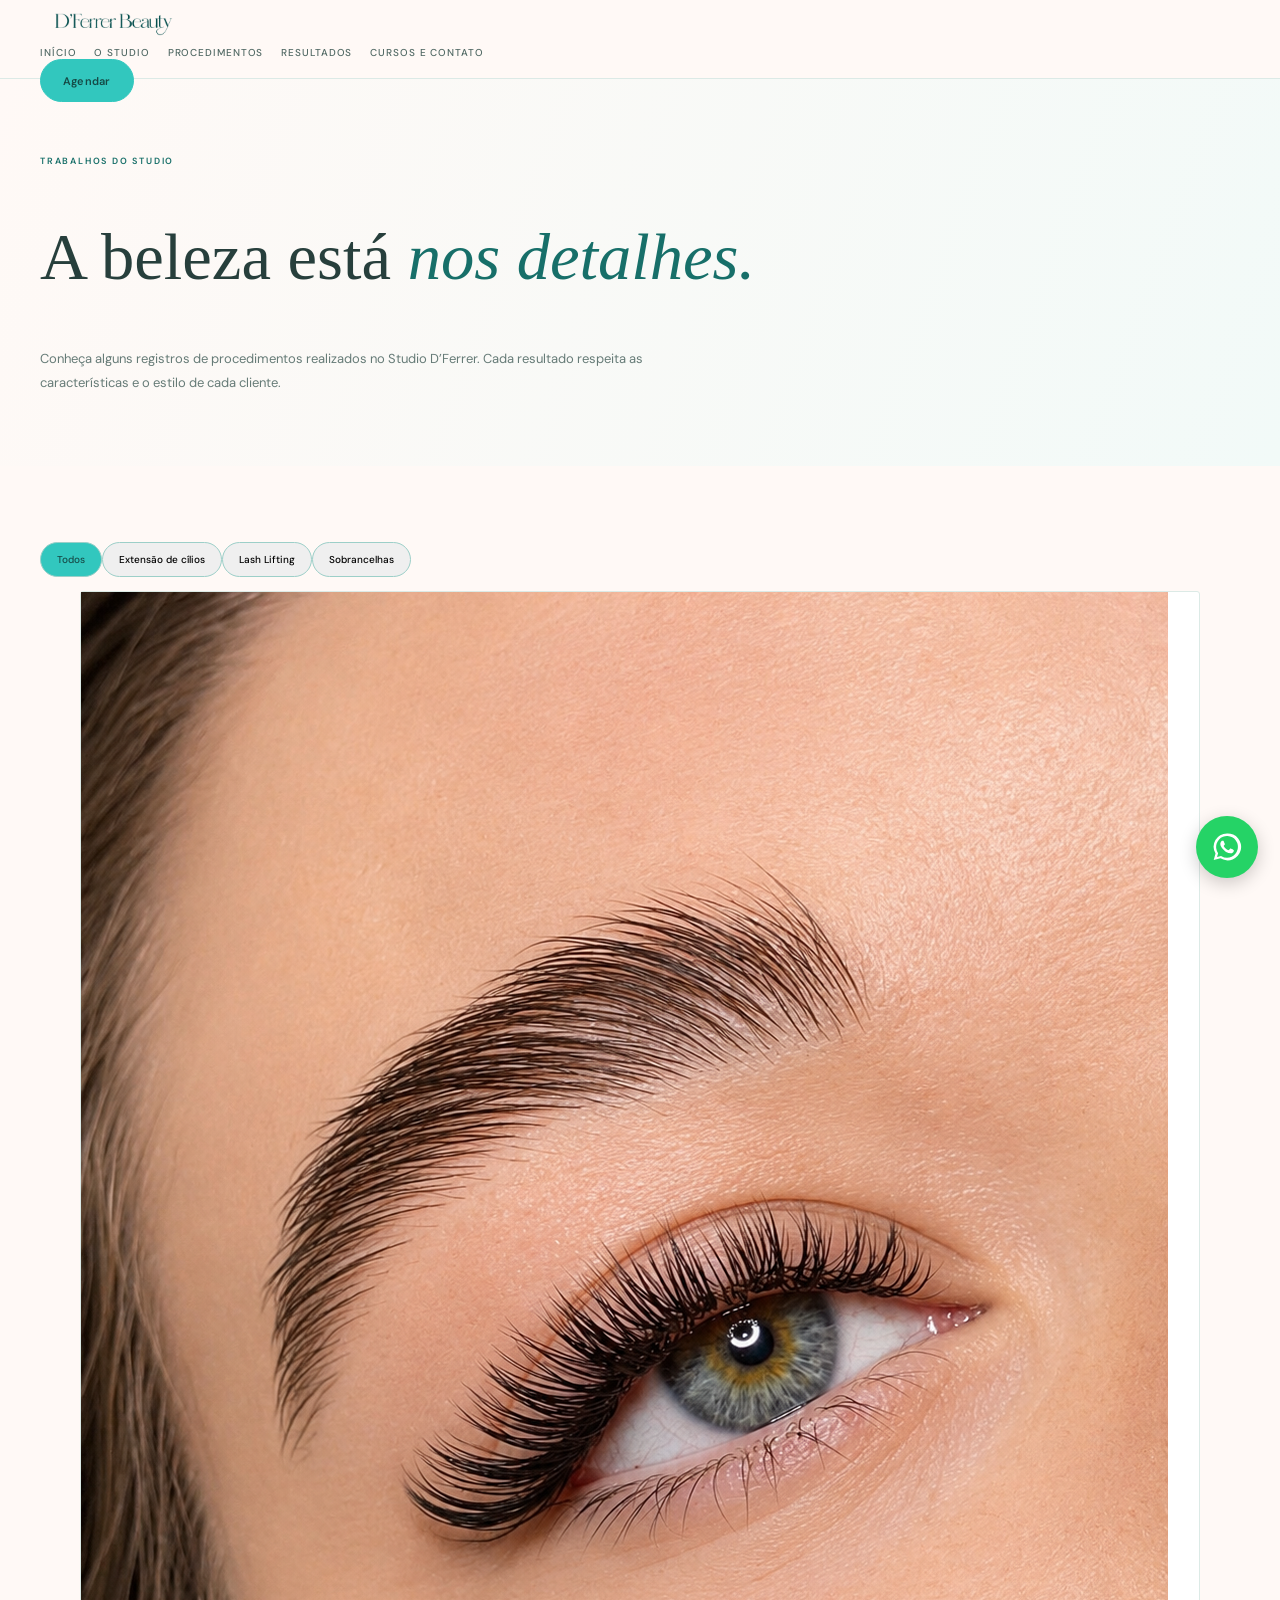
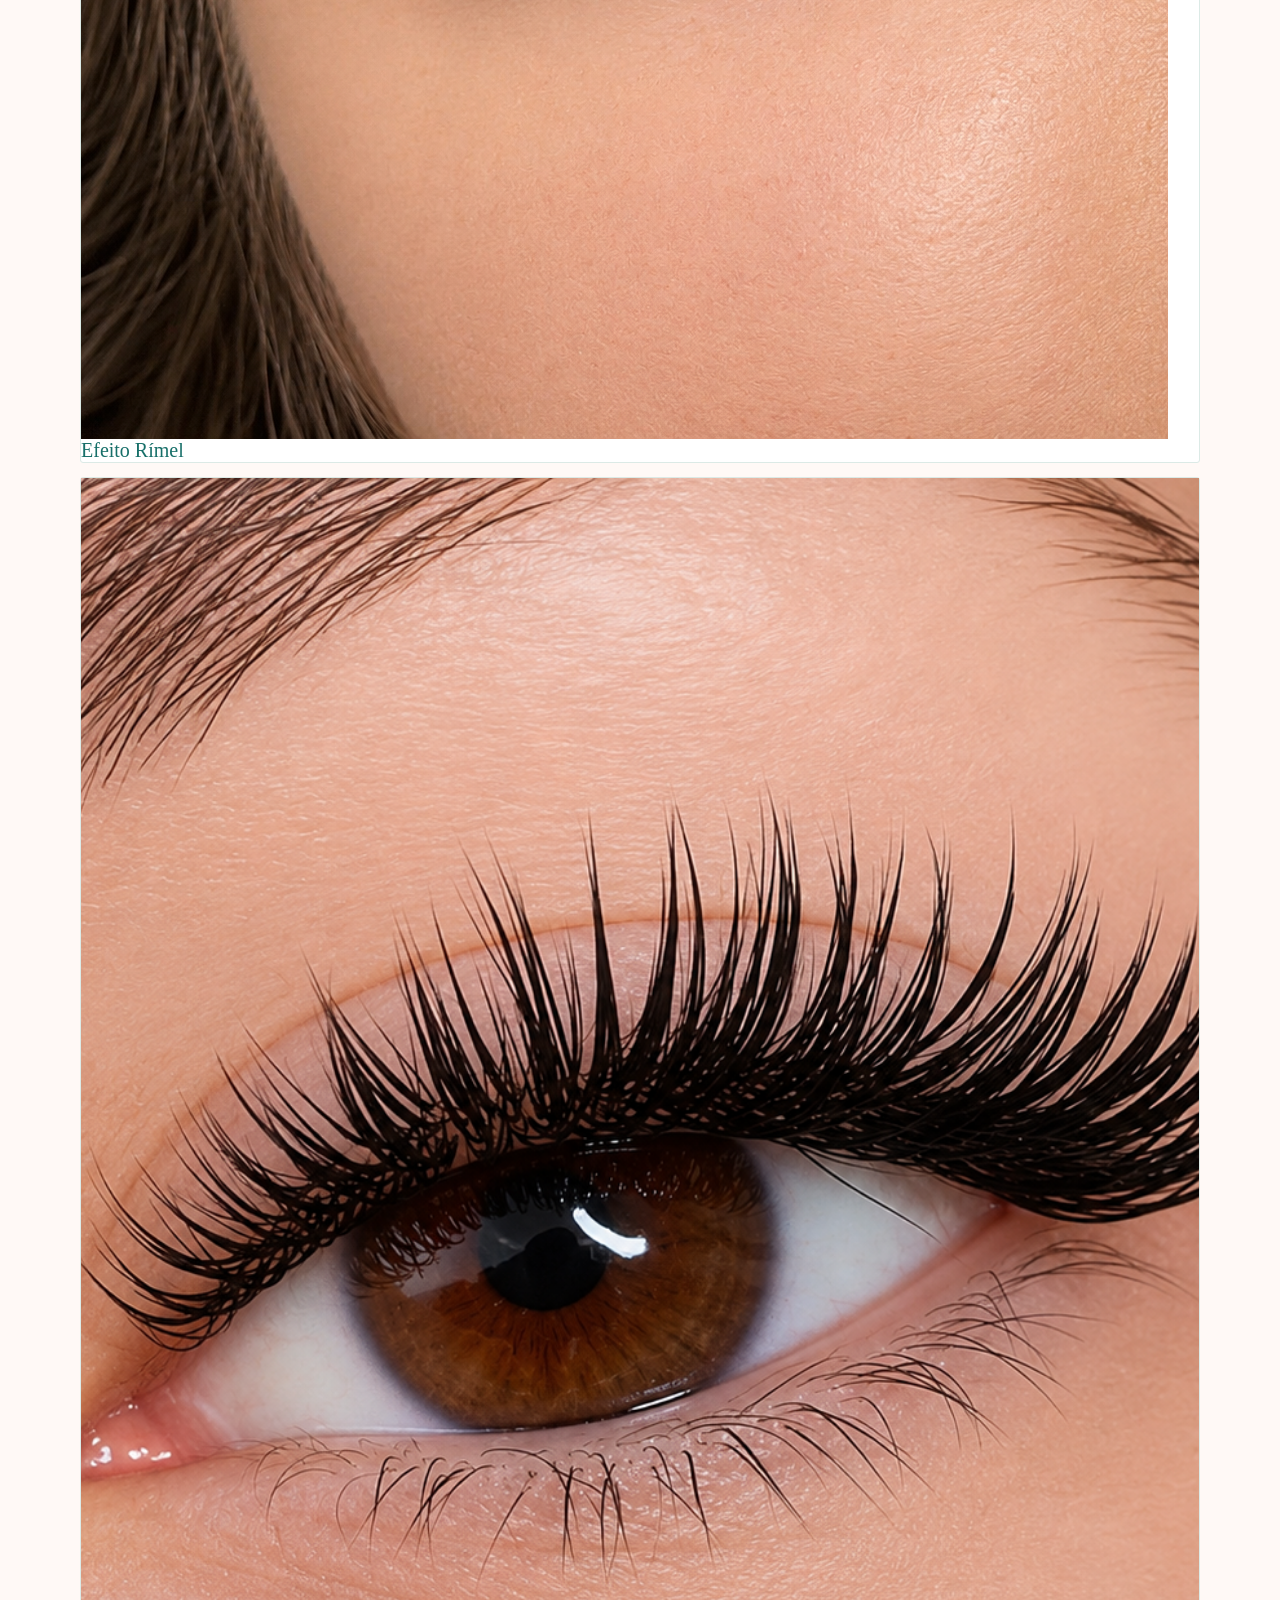
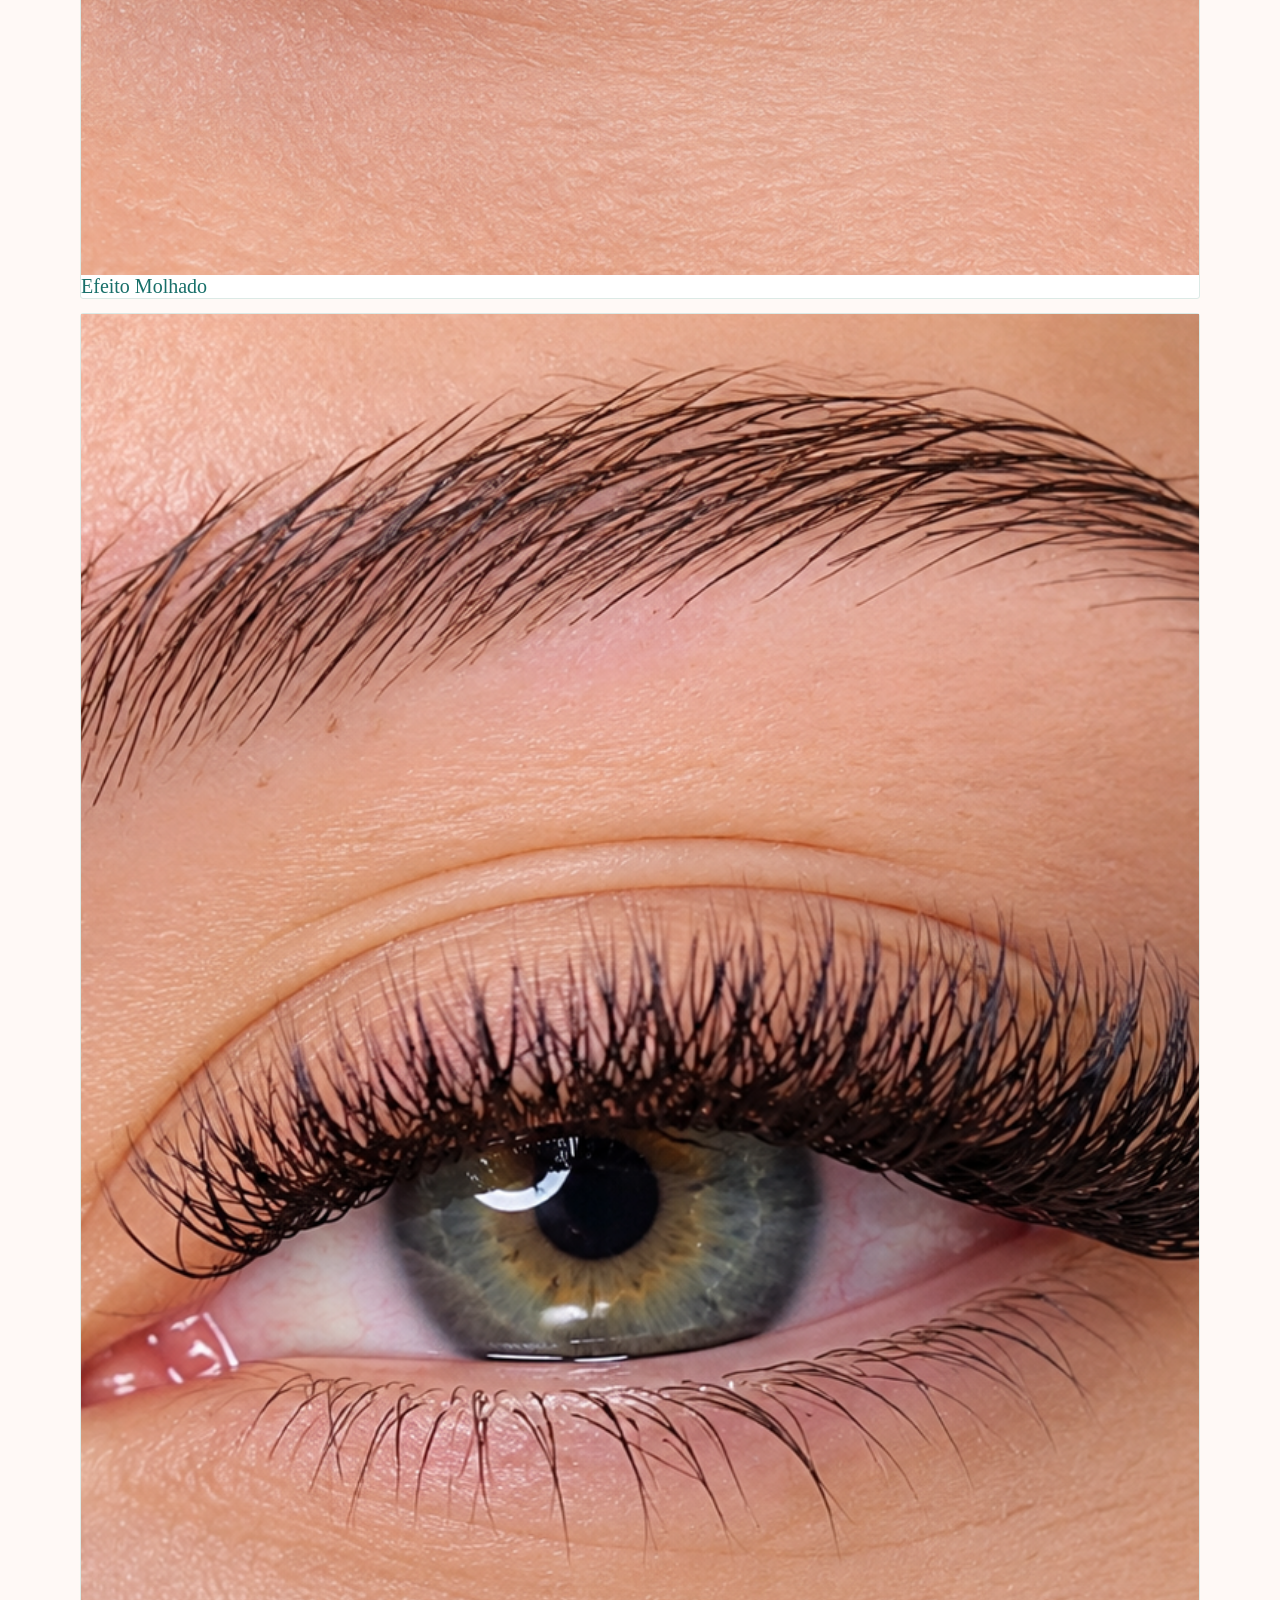
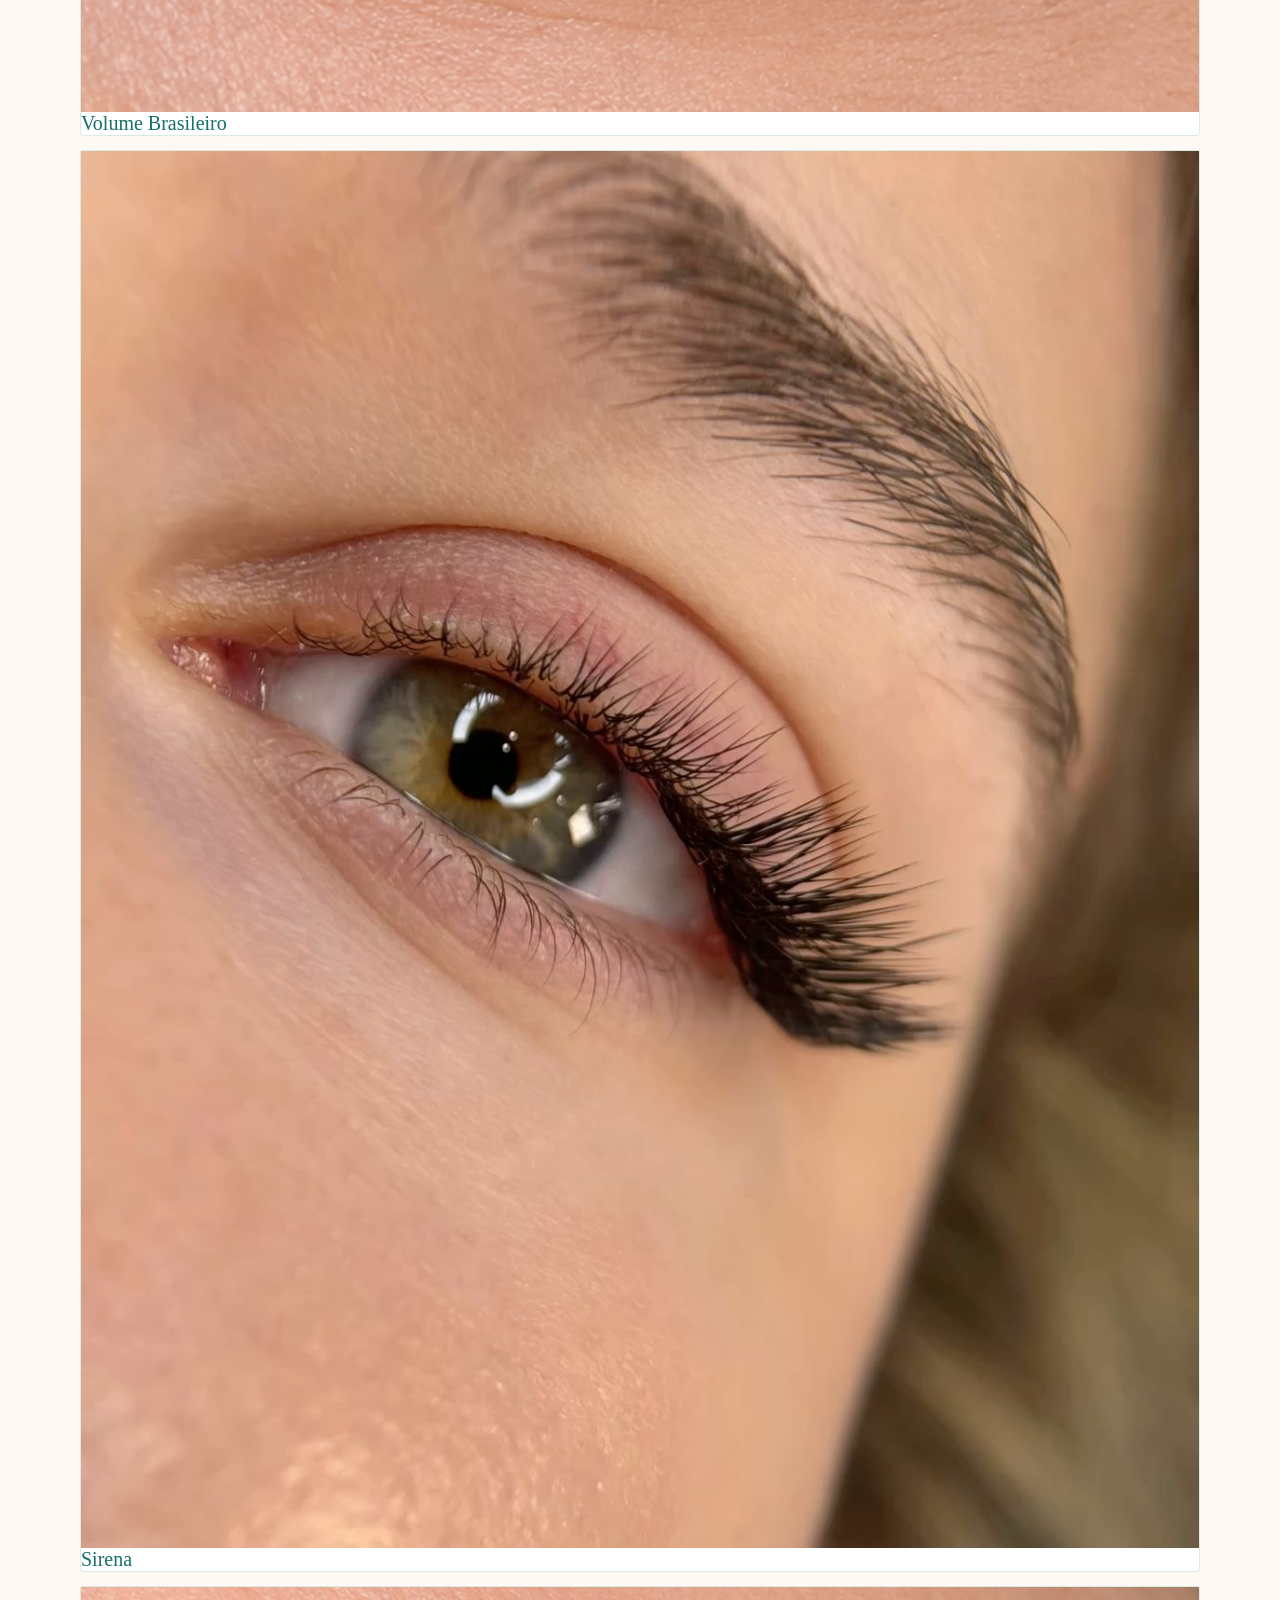
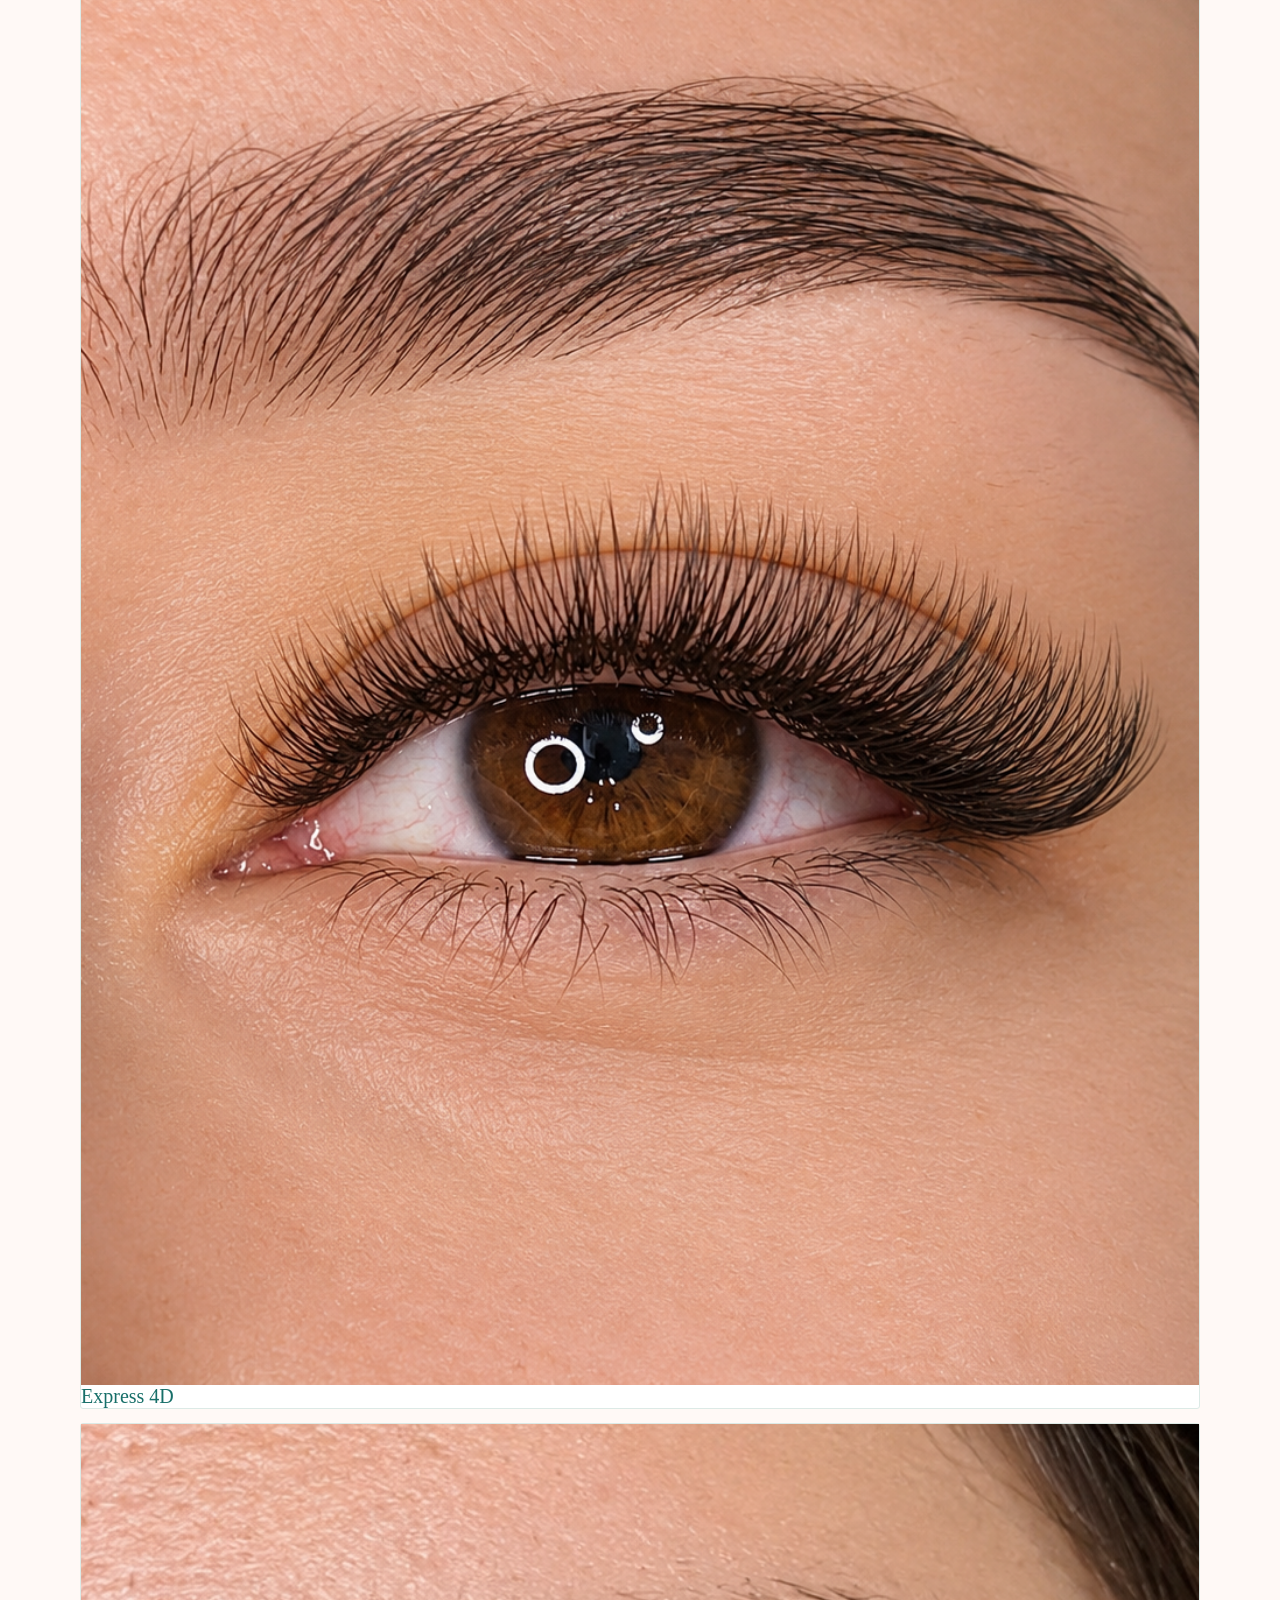
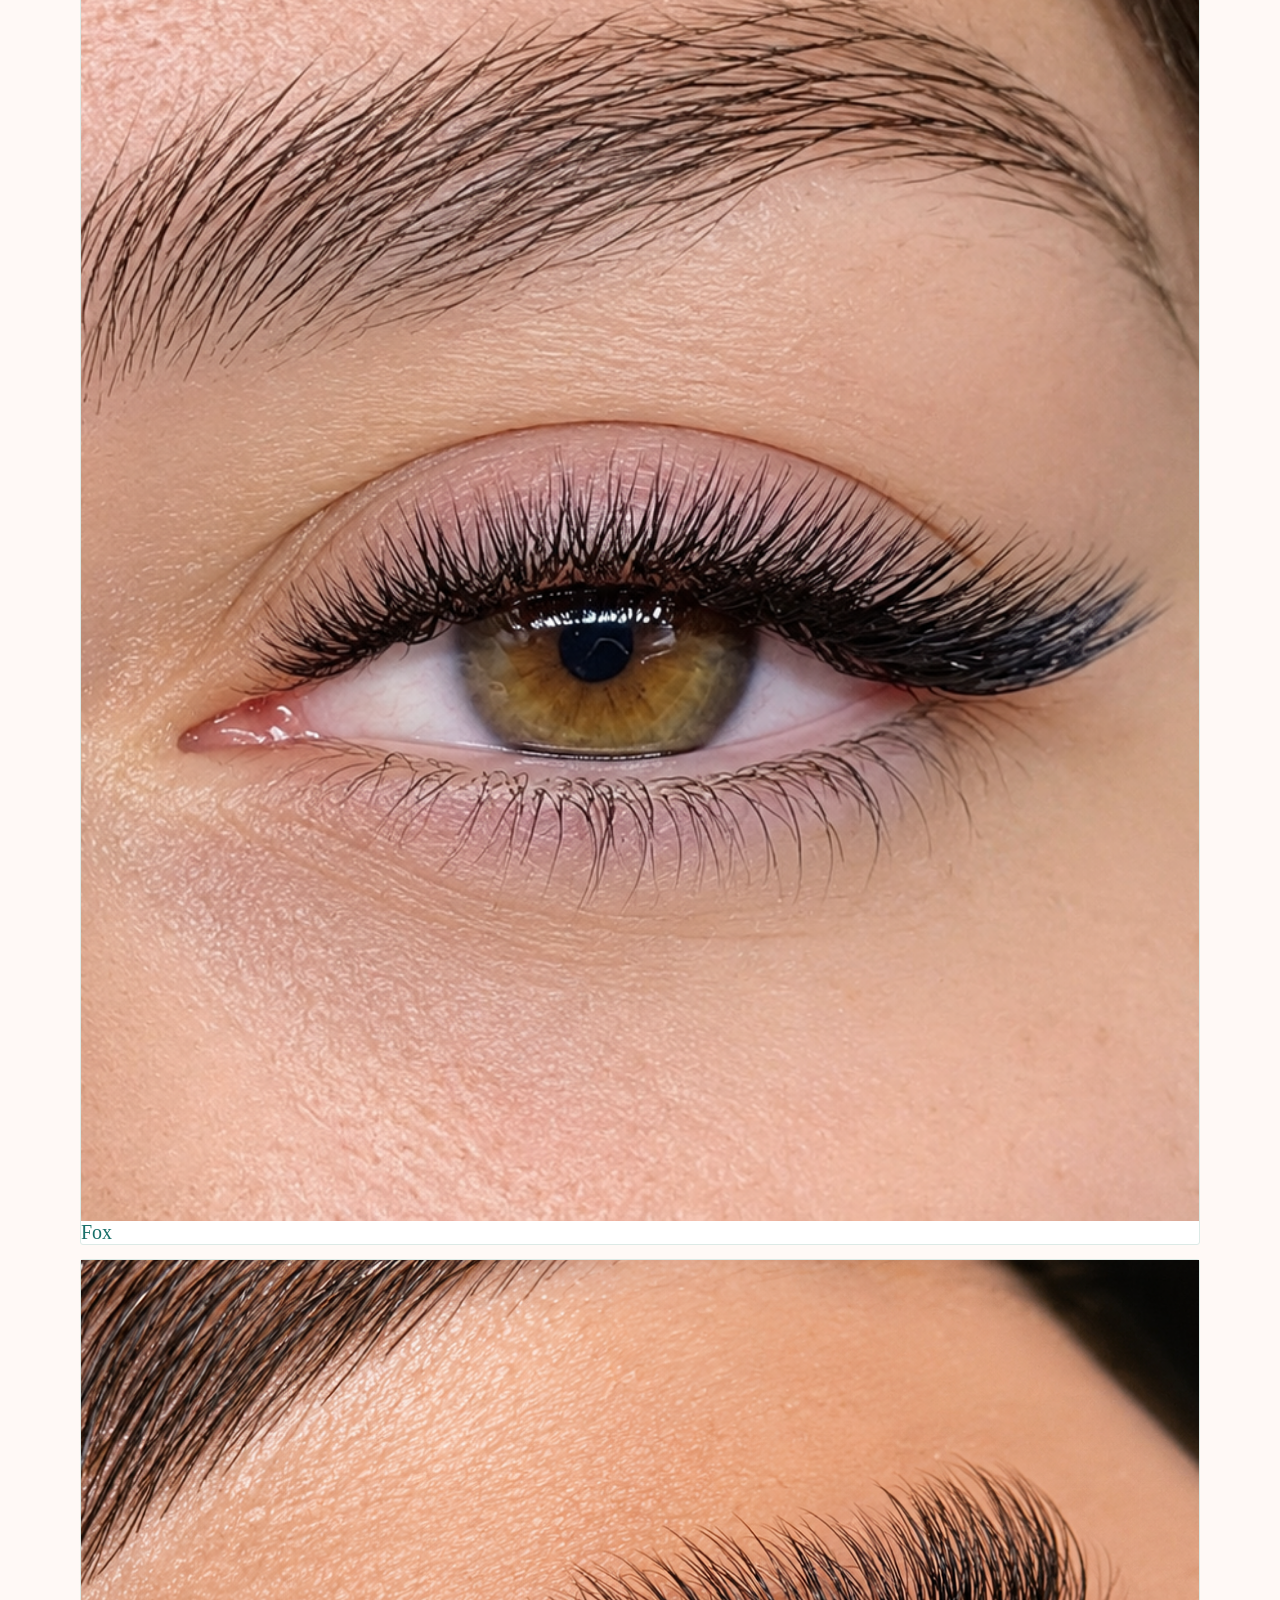
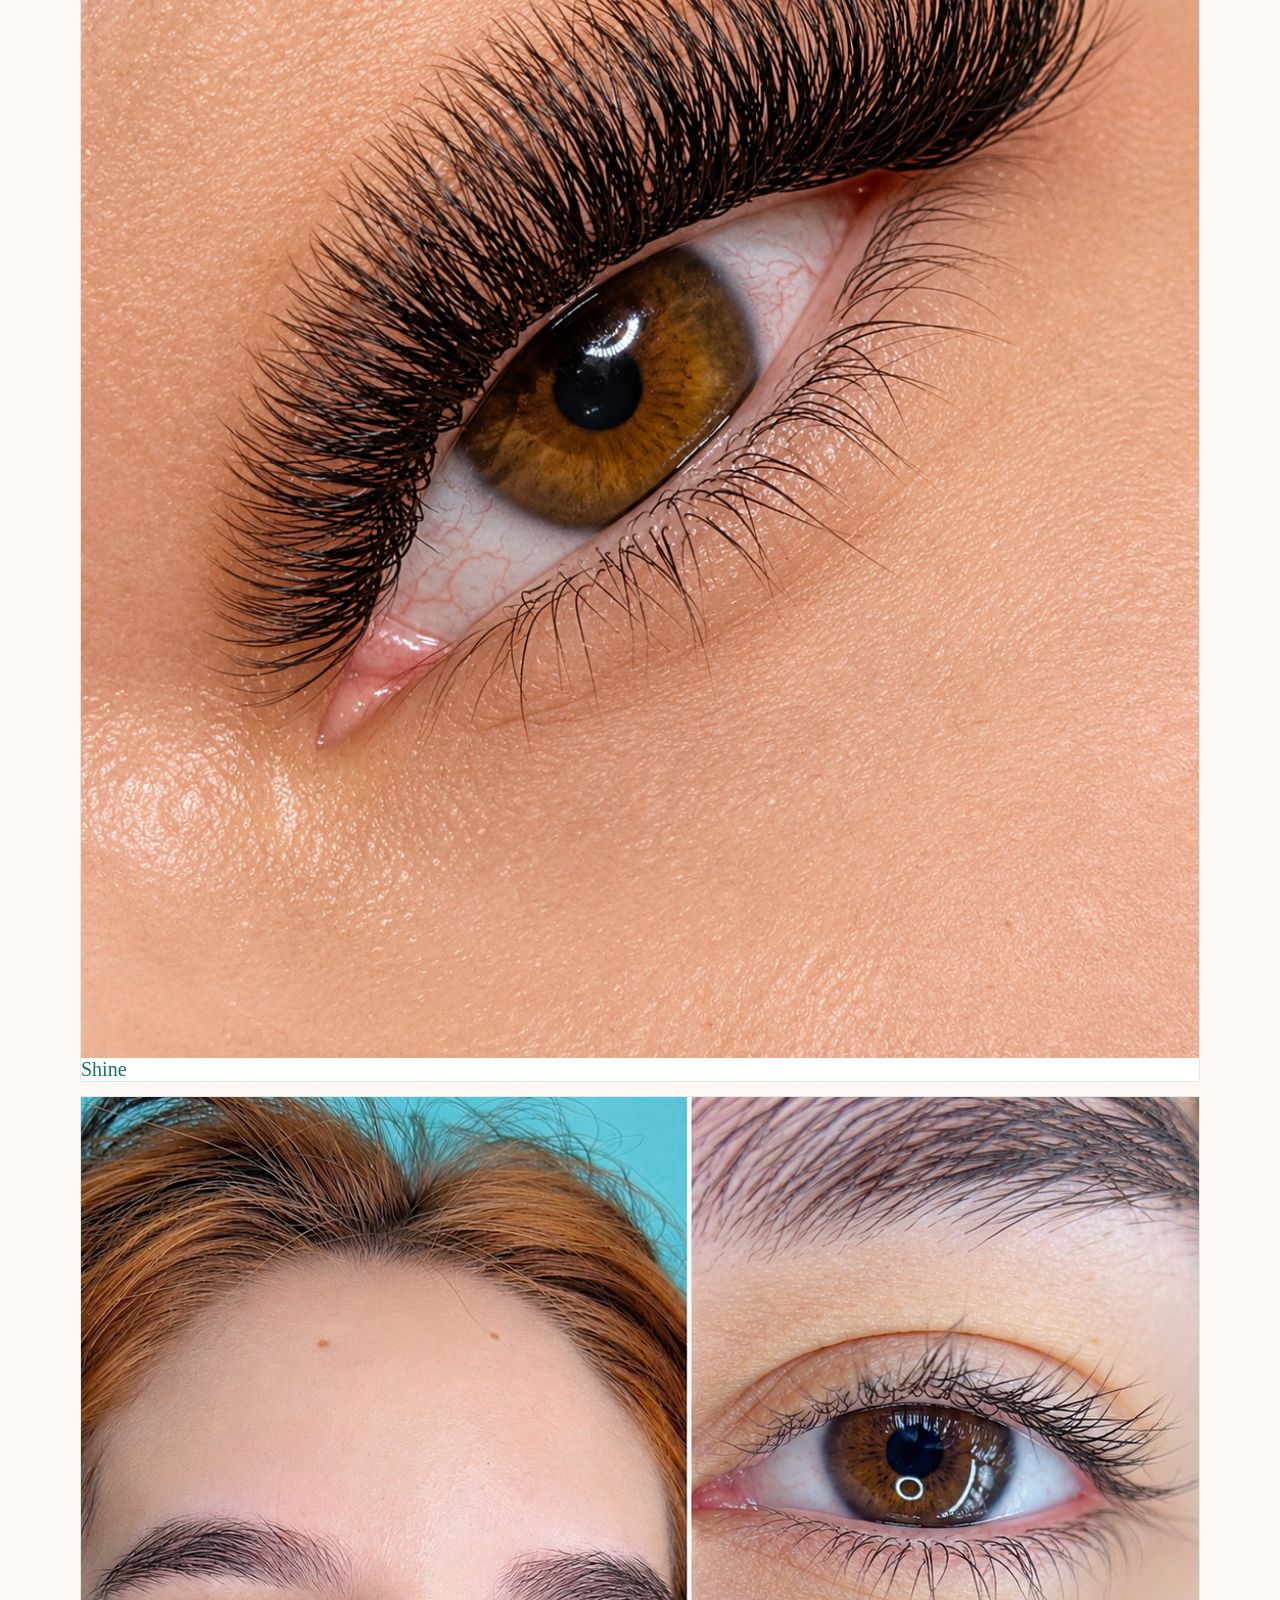
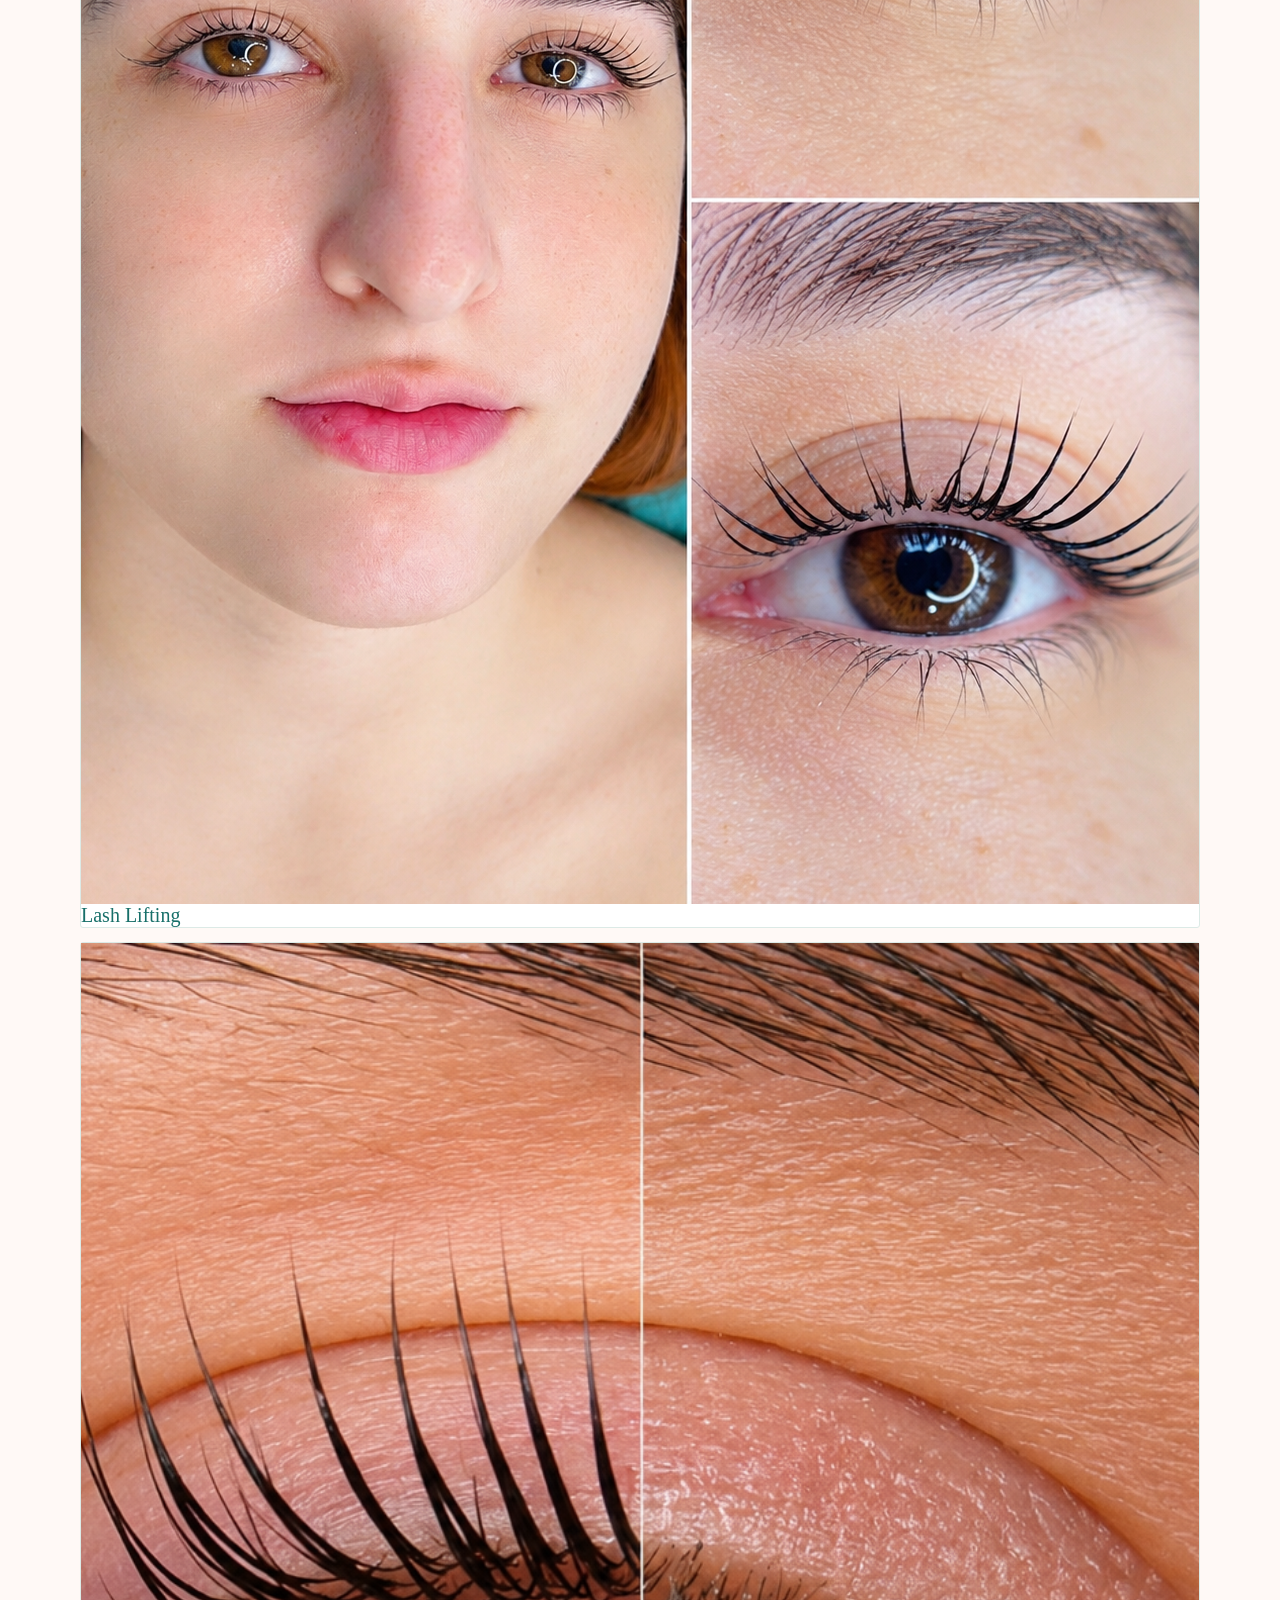
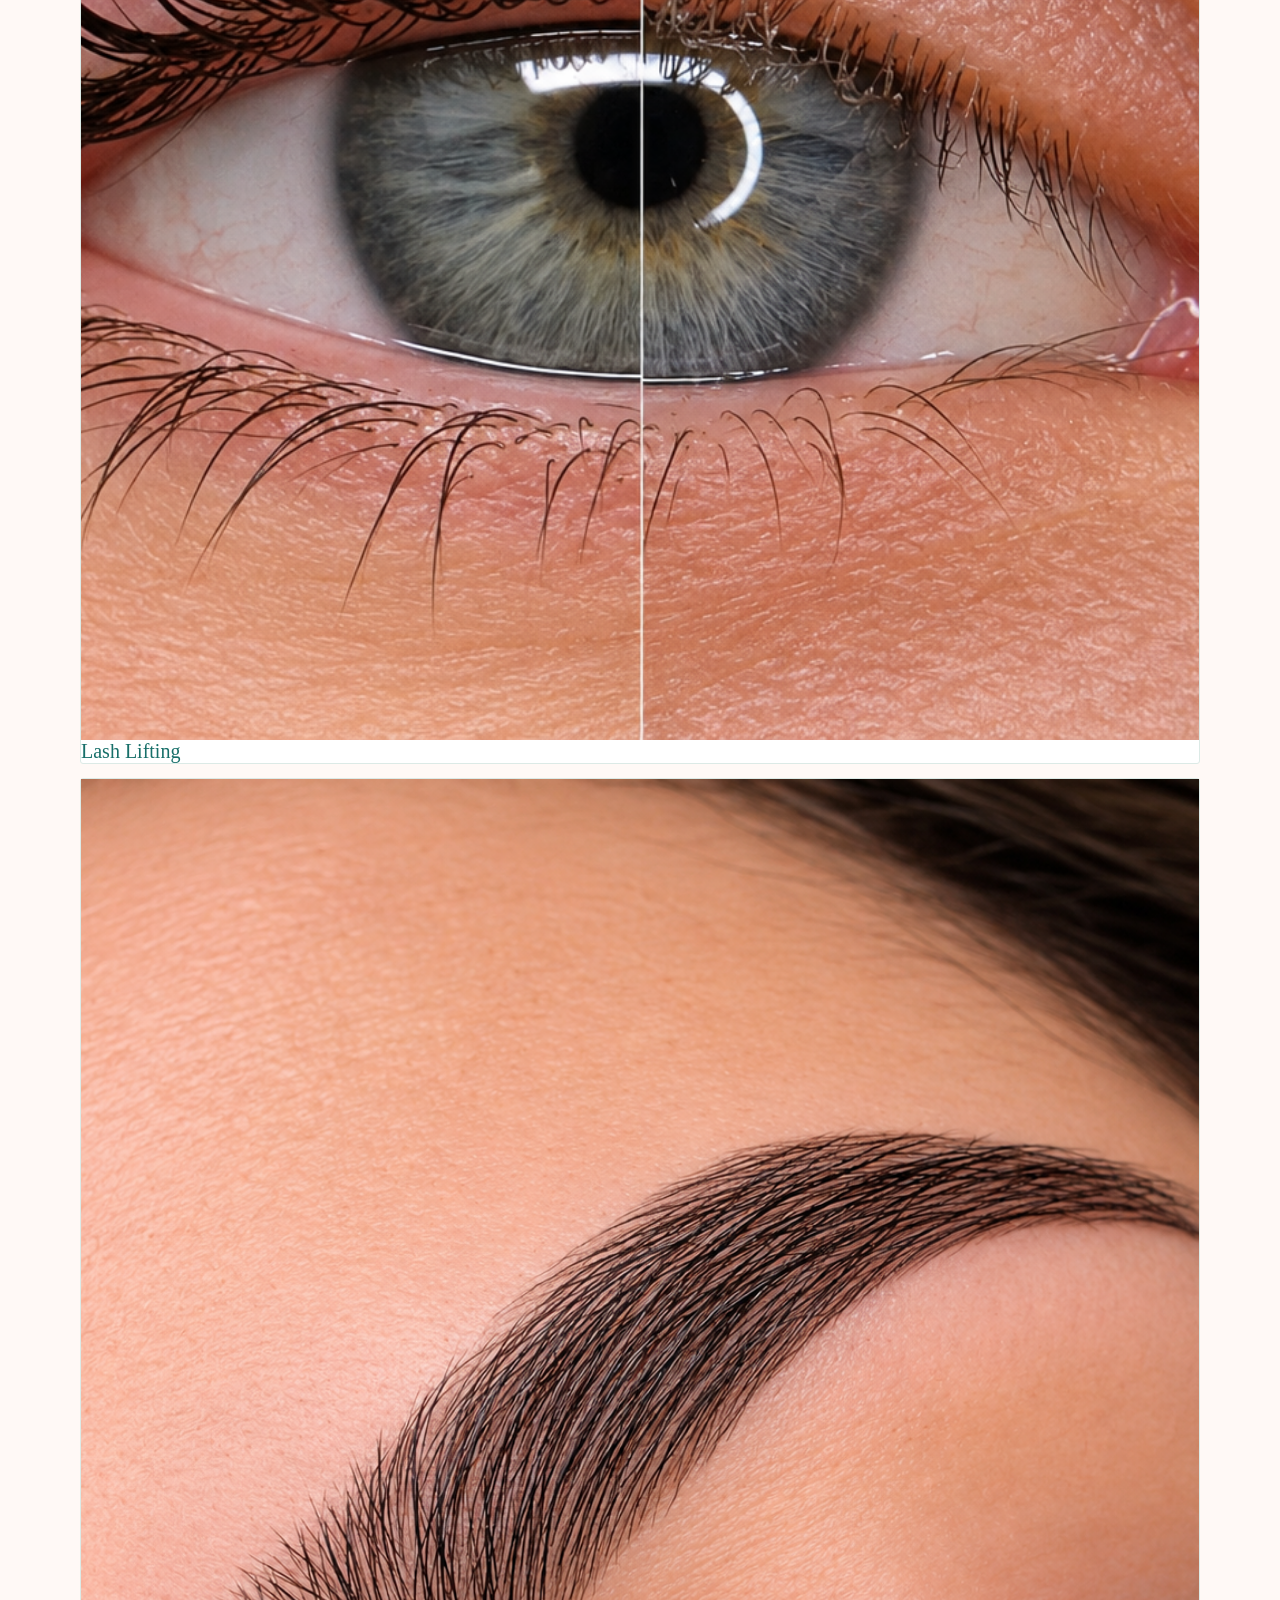
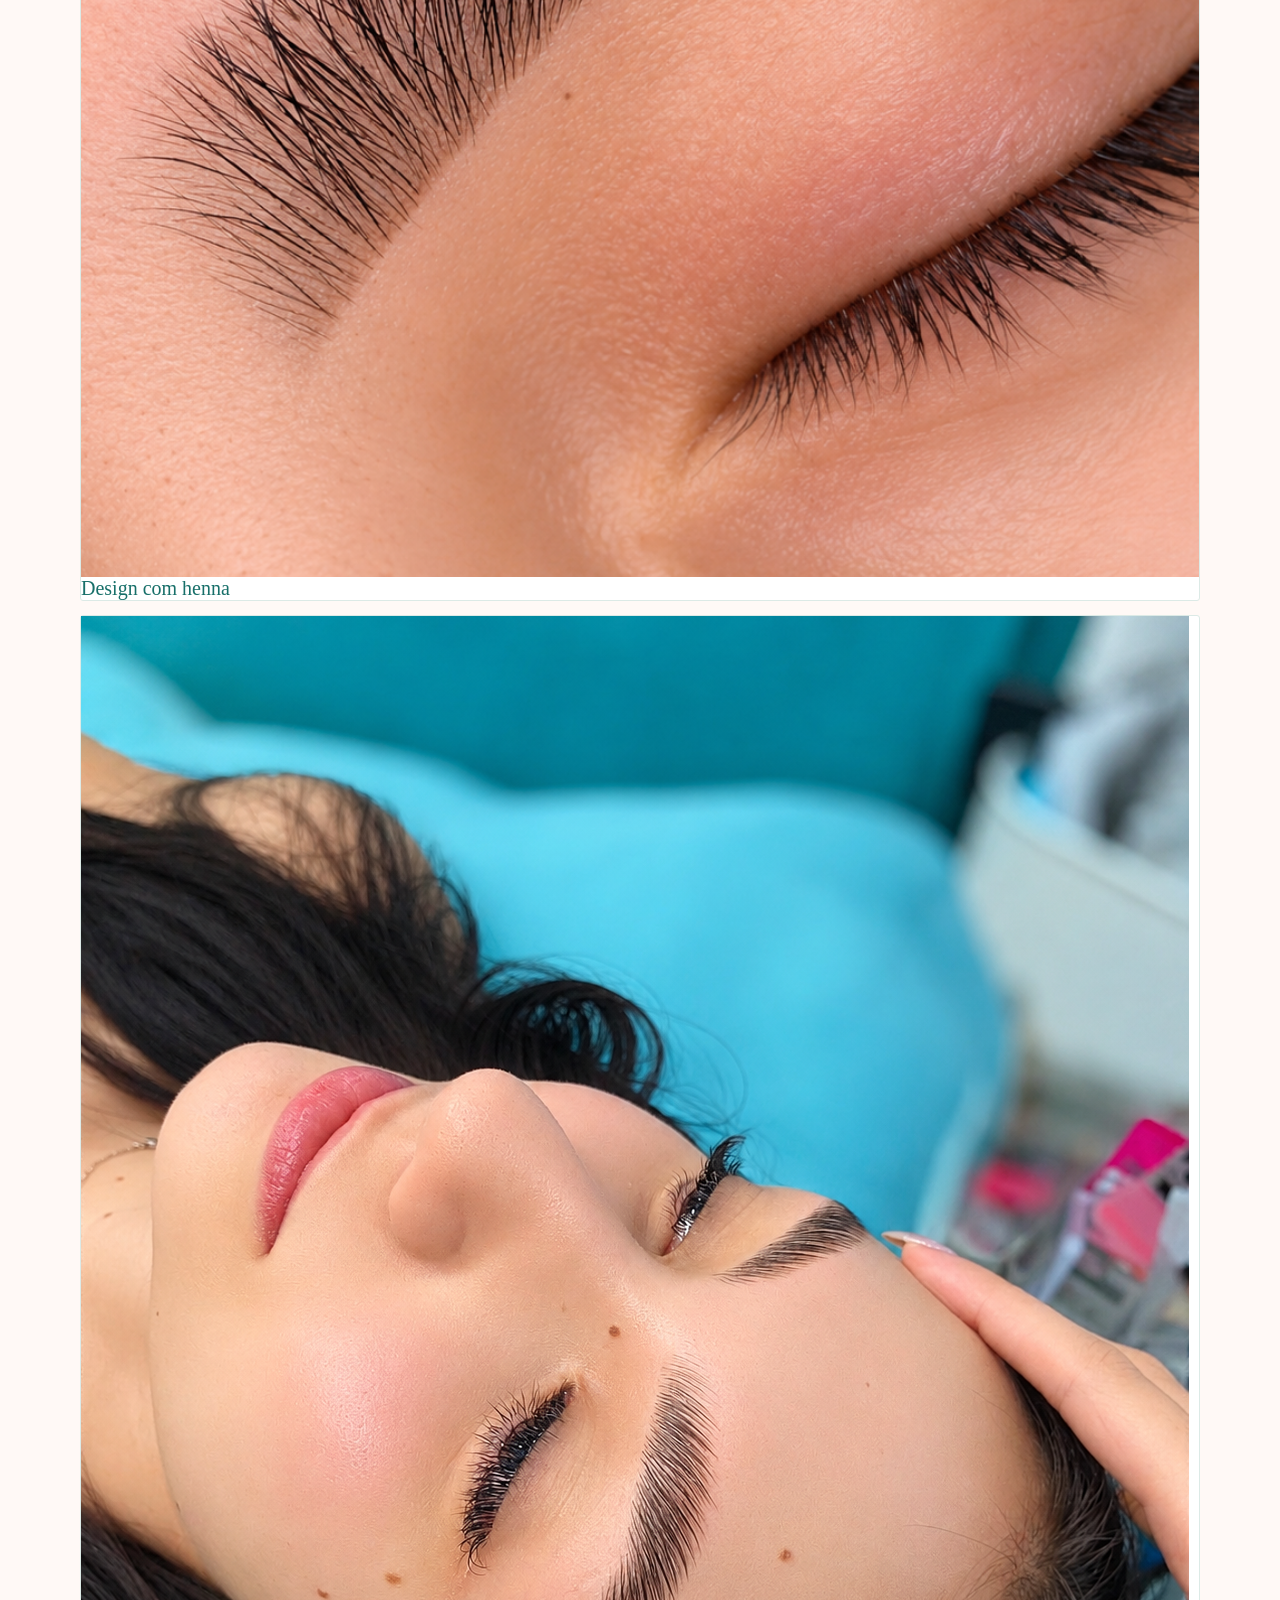
<file: resultados.html>
<!doctype html><html lang="pt-BR"><head><meta charset="utf-8"><meta name="viewport" content="width=device-width,initial-scale=1"><meta name="theme-color" content="#32C7BE"><title>Resultados | Studio D’Ferrer Beauty</title><meta name="description" content="Galeria de resultados reais de extensão de cílios, Lash Lifting, design de sobrancelhas e Brow Lamination em Osasco."><meta property="og:title" content="Resultados | Studio D’Ferrer Beauty"><meta property="og:description" content="Galeria de resultados reais de extensão de cílios, Lash Lifting, design de sobrancelhas e Brow Lamination em Osasco."><meta property="og:type" content="website"><meta property="og:locale" content="pt_BR"><link rel="preconnect" href="https://fonts.googleapis.com"><link rel="preconnect" href="https://fonts.gstatic.com" crossorigin><link href="https://fonts.googleapis.com/css2?family=DM+Sans:wght@400;500;600;700&display=swap" rel="stylesheet"><link rel="stylesheet" href="assets/dferrer-editorial.css"><style>
.page-intro{display:grid;grid-template-columns:1fr .9fr;gap:60px;align-items:center}.page-intro img{width:100%;height:510px;object-fit:cover;border-radius:190px 190px 2px 2px}.story-band{background:#F3F9F7}.story-band .container{display:grid;grid-template-columns:.85fr 1.15fr;gap:50px;align-items:center}.story-band h2{font:400 clamp(34px,4vw,50px) "Boston Angel",serif;color:#176F69}.story-band p{font-size:13px;color:#667B77;line-height:1.9}.story-tiles{display:grid;grid-template-columns:repeat(3,1fr);gap:12px;margin-top:26px}.story-tiles img{width:100%;height:240px;object-fit:cover}.story-tiles figure{margin:0;background:#fff}.story-tiles figcaption{padding:12px;font:400 19px "Boston Angel",serif;color:#176F69}.cta-band{padding:62px 0;background:#B8E6E1;text-align:center}.cta-band h2{font:400 42px "Boston Angel",serif;color:#176F69;margin:0 0 10px}.cta-band p{font-size:12px;color:#536D68;margin:0 auto 20px;max-width:500px}.course-feature{display:grid;grid-template-columns:.9fr 1.1fr;gap:45px;align-items:center}.course-feature img{width:100%;height:440px;object-fit:cover;border-radius:160px 160px 2px 2px}.course-option{padding:26px;background:#fff;border:1px solid #DCEAE6}.course-option h3{font-size:26px;color:#176F69}.course-option p{font-size:12px;color:#667B77}.course-option+.course-option{margin-top:12px}.contact-info{display:grid;grid-template-columns:1fr 1fr;gap:14px}.contact-info article{padding:20px;background:#fff;border:1px solid #DCEAE6}.contact-info h3{font-size:21px;color:#176F69}.contact-info p{font-size:11px;color:#667B77}
@media(max-width:700px){.page-intro,.story-band .container,.course-feature{grid-template-columns:1fr;gap:24px}.page-intro img{height:350px}.story-tiles{grid-template-columns:1fr 1fr}.story-tiles img{height:180px}.cta-band h2{font-size:34px}.course-feature img{height:340px}.contact-info{grid-template-columns:1fr}}
</style><link rel="stylesheet" href="assets/dferrer-site.css"></head><body><header class="topbar"><div class="container nav"><a class="brand" href="index.html"><img src="assets/dferrer-beauty-logo-transparente.png" alt="D’Ferrer Beauty" style="width:145px;max-height:46px;object-fit:contain"></a><nav class="page-nav" aria-label="Navegação principal"><a href="index.html">Início</a><a href="studio.html">O Studio</a><a href="procedimentos.html">Procedimentos</a><a href="resultados.html">Resultados</a><a href="cursos-contato.html">Cursos e contato</a></nav><a class="btn" href="https://appfidelizze.com/dferrer" target="_blank" rel="noopener">Agendar</a></div></header><main>
<section class="page-hero"><div class="container"><div class="eyebrow">Trabalhos do Studio</div><h1>A beleza está <em style="color:#176F69">nos detalhes.</em></h1><p>Conheça alguns registros de procedimentos realizados no Studio D’Ferrer. Cada resultado respeita as características e o estilo de cada cliente.</p></div></section>
<section class="page-section"><div class="container"><div class="filter-bar" role="group" aria-label="Filtrar resultados"><button class="filter-btn" type="button" data-filter="todos" aria-pressed="true">Todos</button><button class="filter-btn" type="button" data-filter="cilios" aria-pressed="false">Extensão de cílios</button><button class="filter-btn" type="button" data-filter="lifting" aria-pressed="false">Lash Lifting</button><button class="filter-btn" type="button" data-filter="sobrancelhas" aria-pressed="false">Sobrancelhas</button></div><div class="result-grid">
<figure class="result-item" data-category="cilios"><img src="assets/CA736EDA-AD29-4BDF-B2FA-392621420169.png" alt="Resultado real de extensão de cílios, efeito Rímel" loading="lazy"><figcaption>Efeito Rímel</figcaption></figure>
<figure class="result-item" data-category="cilios"><img src="assets/C5BC2295-5C54-436B-B4D3-16B5ED88D9A6.png" alt="Resultado real de extensão de cílios, efeito Molhado" loading="lazy"><figcaption>Efeito Molhado</figcaption></figure>
<figure class="result-item" data-category="cilios"><img src="assets/A557F19A-7D3B-4ECF-8664-12F7BD114346.png" alt="Resultado real de Volume Brasileiro" loading="lazy"><figcaption>Volume Brasileiro</figcaption></figure>
<figure class="result-item" data-category="cilios"><img src="assets/IMG_1018.jpeg" alt="Resultado real da técnica Sirena" loading="lazy"><figcaption>Sirena</figcaption></figure>
<figure class="result-item" data-category="cilios"><img src="assets/DF1B4E0C-D0CF-435B-BDFC-43D27D80B85F.png" alt="Resultado real de Express 4D" loading="lazy"><figcaption>Express 4D</figcaption></figure>
<figure class="result-item" data-category="cilios"><img src="assets/BF80F86D-3884-4C9D-A6F0-FB28E1569F34.png" alt="Resultado real da técnica Fox" loading="lazy"><figcaption>Fox</figcaption></figure>
<figure class="result-item" data-category="cilios"><img src="assets/D9075946-90B2-44CD-BFFD-44415C374964.png" alt="Resultado real da técnica Shine" loading="lazy"><figcaption>Shine</figcaption></figure>
<figure class="result-item" data-category="lifting"><img src="assets/CFA244B0-189B-4E66-85FE-82839F388B9E.png" alt="Resultado real de Lash Lifting" loading="lazy"><figcaption>Lash Lifting</figcaption></figure>
<figure class="result-item" data-category="lifting"><img src="assets/FFB4CC52-5D05-4BFA-9DE7-01DC971E2241.png" alt="Resultado real de Lash Lifting" loading="lazy"><figcaption>Lash Lifting</figcaption></figure>
<figure class="result-item" data-category="sobrancelhas"><img src="assets/9F7C8791-CA98-477B-BB02-971F1E17ECF6.png" alt="Resultado real de design de sobrancelhas com henna" loading="lazy"><figcaption>Design com henna</figcaption></figure>
<figure class="result-item" data-category="sobrancelhas"><img src="assets/78FCED18-6F0C-4968-A9C8-DA602DCEBD15.png" alt="Resultado real de Brow Lamination" loading="lazy"><figcaption>Brow Lamination</figcaption></figure>
<figure class="result-item" data-category="sobrancelhas"><img src="assets/E2709A40-B502-44A3-8E3C-08B0581C3425.png" alt="Resultado real de Brow Lamination" loading="lazy"><figcaption>Brow Lamination</figcaption></figure>
</div></div></section>
<dialog class="lightbox" aria-label="Imagem ampliada"><img alt=""><button type="button">Fechar</button></dialog>
<section class="cta-band"><div class="container"><h2>Gostou de algum resultado?</h2><p>Converse com a equipe e descubra qual procedimento combina com você.</p><a class="btn" href="https://appfidelizze.com/dferrer" target="_blank" rel="noopener">Agendar meu horário</a></div></section>
</main><footer class="footer"><div class="container footer-inner"><a class="brand" href="index.html">Studio D’Ferrer Beauty</a><div class="footer-links"><a href="index.html">Início</a><a href="studio.html">O Studio</a><a href="procedimentos.html">Procedimentos</a><a href="resultados.html">Resultados</a><a href="cursos-contato.html">Cursos e contato</a><a href="https://www.instagram.com/studiodferrer/" target="_blank" rel="noopener">Instagram</a></div><p>Av. Analice Sakatauskas, 310, sala 8 · Osasco/SP · © Studio D’Ferrer Beauty</p></div></footer><script>
const filters=[...document.querySelectorAll("[data-filter]")],items=[...document.querySelectorAll(".result-item")];filters.forEach(b=>b.addEventListener("click",()=>{filters.forEach(x=>x.setAttribute("aria-pressed",String(x===b)));items.forEach(i=>i.hidden=b.dataset.filter!=="todos"&&i.dataset.category!==b.dataset.filter)}));
const dlg=document.querySelector(".lightbox"),pic=dlg.querySelector("img");items.forEach(i=>i.addEventListener("click",()=>{const im=i.querySelector("img");pic.src=im.src;pic.alt=im.alt;dlg.showModal()}));dlg.querySelector("button").addEventListener("click",()=>dlg.close());dlg.addEventListener("click",e=>{if(e.target===dlg)dlg.close()});
</script><!-- WhatsApp flutuante D’Ferrer: formulário que prepara a mensagem antes de abrir o WhatsApp -->
<div class="df-wa-widget">
 <button class="df-wa-float" type="button" aria-label="Agendar pelo WhatsApp" aria-haspopup="dialog" aria-controls="df-wa-dialog">
  <svg viewBox="0 0 32 32" aria-hidden="true"><path d="M16.02 3.2A12.55 12.55 0 0 0 5.2 22.1L3.5 28.3l6.35-1.66A12.7 12.7 0 1 0 16.02 3.2Zm0 22.95a10.3 10.3 0 0 1-5.25-1.44l-.38-.22-3.77.99 1.01-3.67-.25-.4a10.24 10.24 0 1 1 8.64 4.74Zm5.63-7.68c-.31-.16-1.83-.9-2.11-1-.28-.1-.49-.16-.7.16-.21.31-.8 1-.98 1.2-.18.21-.36.23-.67.08-.31-.16-1.3-.48-2.48-1.52-.92-.82-1.54-1.83-1.72-2.14-.18-.31-.02-.48.14-.64.14-.14.31-.36.47-.54.16-.18.21-.31.31-.52.1-.21.05-.39-.03-.55-.08-.16-.7-1.69-.96-2.31-.25-.6-.51-.52-.7-.53h-.6c-.21 0-.55.08-.83.39-.28.31-1.09 1.06-1.09 2.59s1.12 3.01 1.27 3.22c.16.21 2.2 3.36 5.33 4.71.75.32 1.33.52 1.79.66.75.24 1.43.2 1.97.12.6-.09 1.83-.75 2.09-1.48.26-.73.26-1.35.18-1.48-.08-.13-.28-.21-.6-.36Z"/></svg>
 </button>
 <div class="df-wa-backdrop" id="df-wa-dialog" role="dialog" aria-modal="true" aria-labelledby="df-wa-title" aria-hidden="true">
  <section class="df-wa-panel">
   <header class="df-wa-header">
    <div><h2 id="df-wa-title">Agendar no WhatsApp</h2><p>Studio D’Ferrer Beauty · Osasco</p></div>
    <button class="df-wa-close" type="button" aria-label="Fechar formulário">×</button>
   </header>
   <form class="df-wa-form">
    <p class="df-wa-intro">Preencha seus dados e sua mensagem será preparada para o nosso WhatsApp.</p>
    <label>Nome <span>*</span><input name="nome" type="text" placeholder="Seu nome" autocomplete="name" required></label>
    <label>Telefone / WhatsApp<input name="telefone" type="tel" placeholder="(11) 90000-0000" autocomplete="tel"></label>
    <label>E-mail<input name="email" type="email" placeholder="seuemail@exemplo.com" autocomplete="email"></label>
    <label>Serviço desejado <span>*</span>
     <select name="servico" required>
      <option value="">Selecione...</option>
      <optgroup label="Extensão de cílios"><option>Cílios leves</option><option>Volume médio</option><option>Cílios +30 dias</option></optgroup>
      <option>Lash Lifting</option><option>Design de sobrancelhas</option><option>Brow Lamination</option><option>Hydra Gloss</option><option>Quero uma orientação</option>
     </select>
    </label>
    <label>Melhor dia e horário<input name="horario" type="text" placeholder="Ex.: sábado de manhã"></label>
    <label>Observação<textarea name="observacao" rows="3" placeholder="Algo que queira contar antes?"></textarea></label>
    <button class="df-wa-submit" type="submit">
     <svg viewBox="0 0 32 32" aria-hidden="true"><path d="M16.02 3.2A12.55 12.55 0 0 0 5.2 22.1L3.5 28.3l6.35-1.66A12.7 12.7 0 1 0 16.02 3.2Zm0 22.95a10.3 10.3 0 0 1-5.25-1.44l-.38-.22-3.77.99 1.01-3.67-.25-.4a10.24 10.24 0 1 1 8.64 4.74Zm5.63-7.68c-.31-.16-1.83-.9-2.11-1-.28-.1-.49-.16-.7.16-.21.31-.8 1-.98 1.2-.18.21-.36.23-.67.08-.31-.16-1.3-.48-2.48-1.52-.92-.82-1.54-1.83-1.72-2.14-.18-.31-.02-.48.14-.64.14-.14.31-.36.47-.54.16-.18.21-.31.31-.52.1-.21.05-.39-.03-.55-.08-.16-.7-1.69-.96-2.31-.25-.6-.51-.52-.7-.53h-.6c-.21 0-.55.08-.83.39-.28.31-1.09 1.06-1.09 2.59s1.12 3.01 1.27 3.22c.16.21 2.2 3.36 5.33 4.71.75.32 1.33.52 1.79.66.75.24 1.43.2 1.97.12.6-.09 1.83-.75 2.09-1.48.26-.73.26-1.35.18-1.48-.08-.13-.28-.21-.6-.36Z"/></svg>
     Enviar no WhatsApp
    </button>
   </form>
  </section>
 </div>
</div>
<script>
(()=>{const root=document.querySelector('.df-wa-widget');if(!root||root.dataset.ready)return;root.dataset.ready='1';const open=root.querySelector('.df-wa-float'),backdrop=root.querySelector('.df-wa-backdrop'),close=root.querySelector('.df-wa-close'),form=root.querySelector('.df-wa-form'),first=form.querySelector('[name="nome"]');function show(){backdrop.classList.add('is-open');backdrop.setAttribute('aria-hidden','false');document.body.classList.add('df-wa-lock');setTimeout(()=>first.focus(),50)}function hide(){backdrop.classList.remove('is-open');backdrop.setAttribute('aria-hidden','true');document.body.classList.remove('df-wa-lock');open.focus()}open.addEventListener('click',show);close.addEventListener('click',hide);backdrop.addEventListener('click',e=>{if(e.target===backdrop)hide()});document.addEventListener('keydown',e=>{if(e.key==='Escape'&&backdrop.classList.contains('is-open'))hide()});form.addEventListener('submit',e=>{e.preventDefault();if(!form.reportValidity())return;const d=new FormData(form);const lines=['Olá! Gostaria de agendar um horário no Studio D’Ferrer Beauty.','', 'Nome: '+d.get('nome'),'Telefone/WhatsApp: '+(d.get('telefone')||'Não informado'),'E-mail: '+(d.get('email')||'Não informado'),'Serviço desejado: '+d.get('servico'),'Melhor dia e horário: '+(d.get('horario')||'A combinar'),'Observação: '+(d.get('observacao')||'Nenhuma')];const url='https://wa.me/5511940507965?text='+encodeURIComponent(lines.join('\n'));window.open(url,'_blank','noopener,noreferrer')})})();
</script></body></html>
</file>
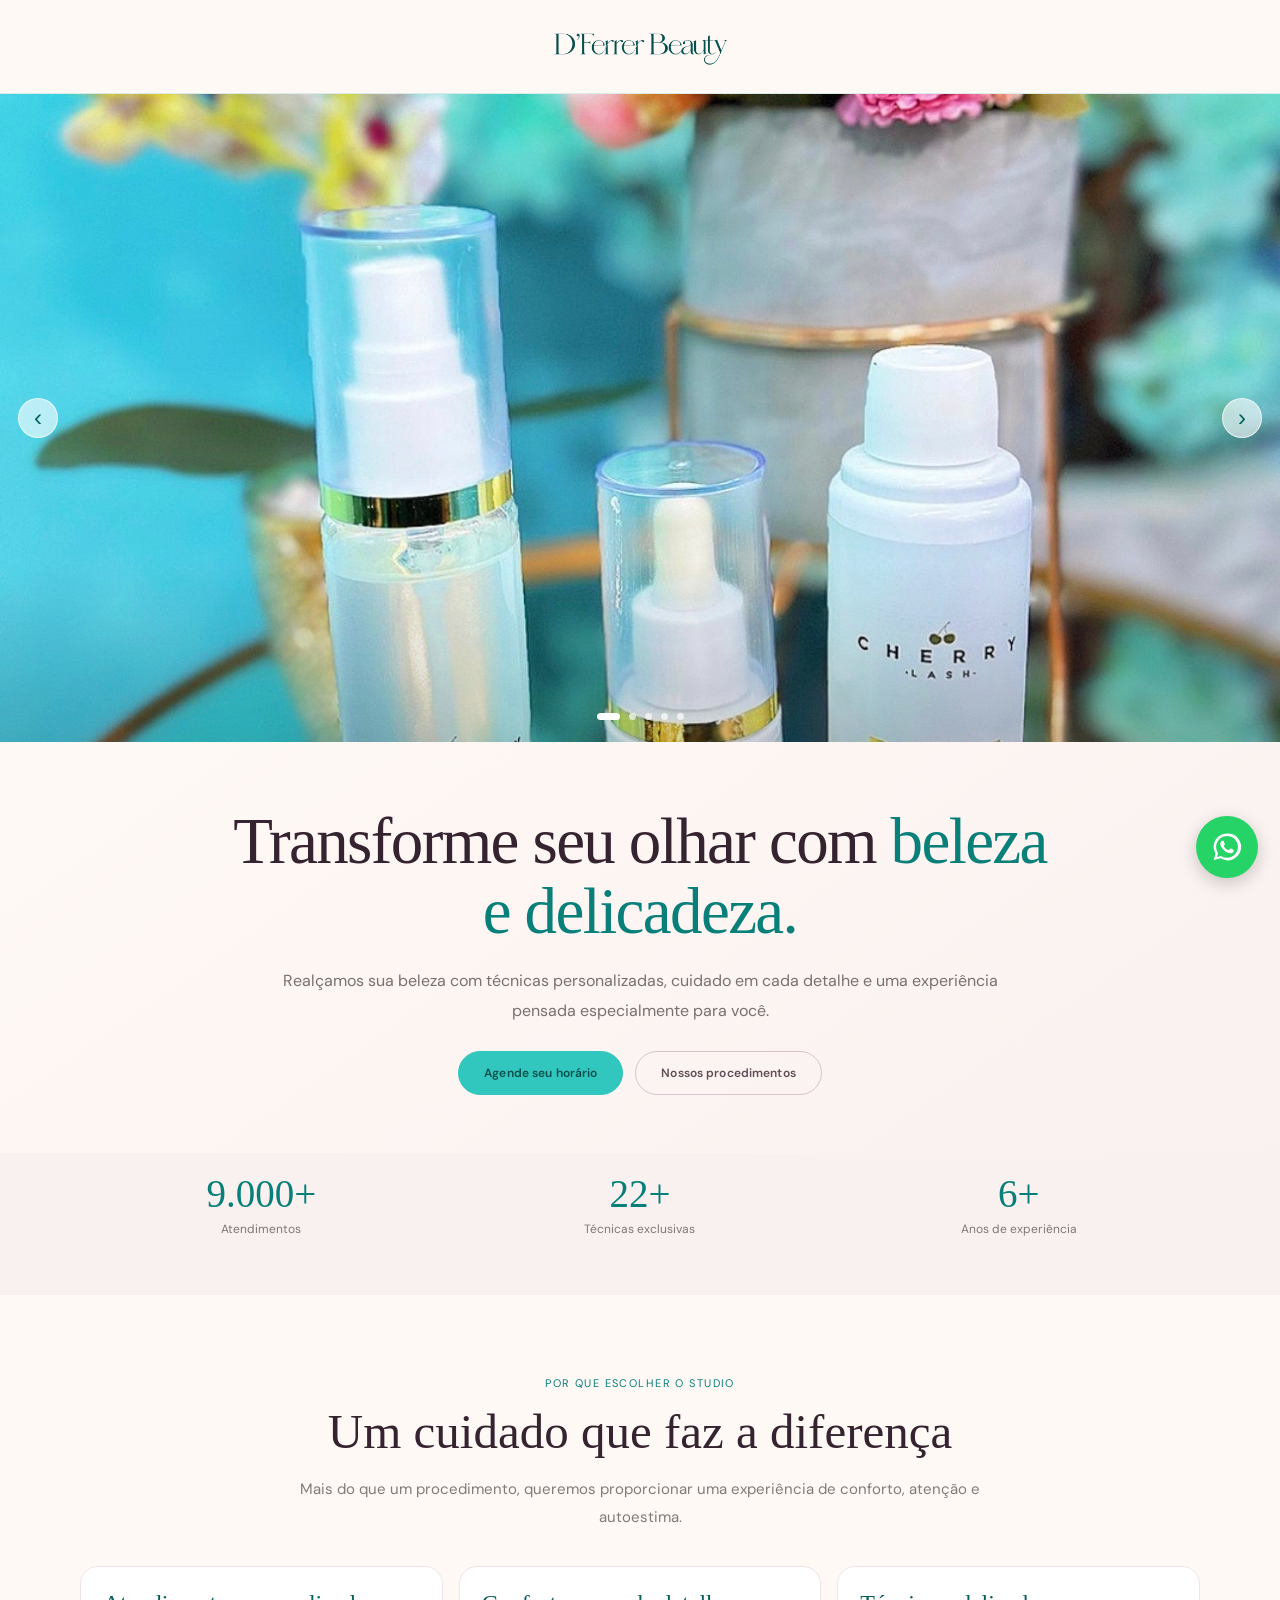
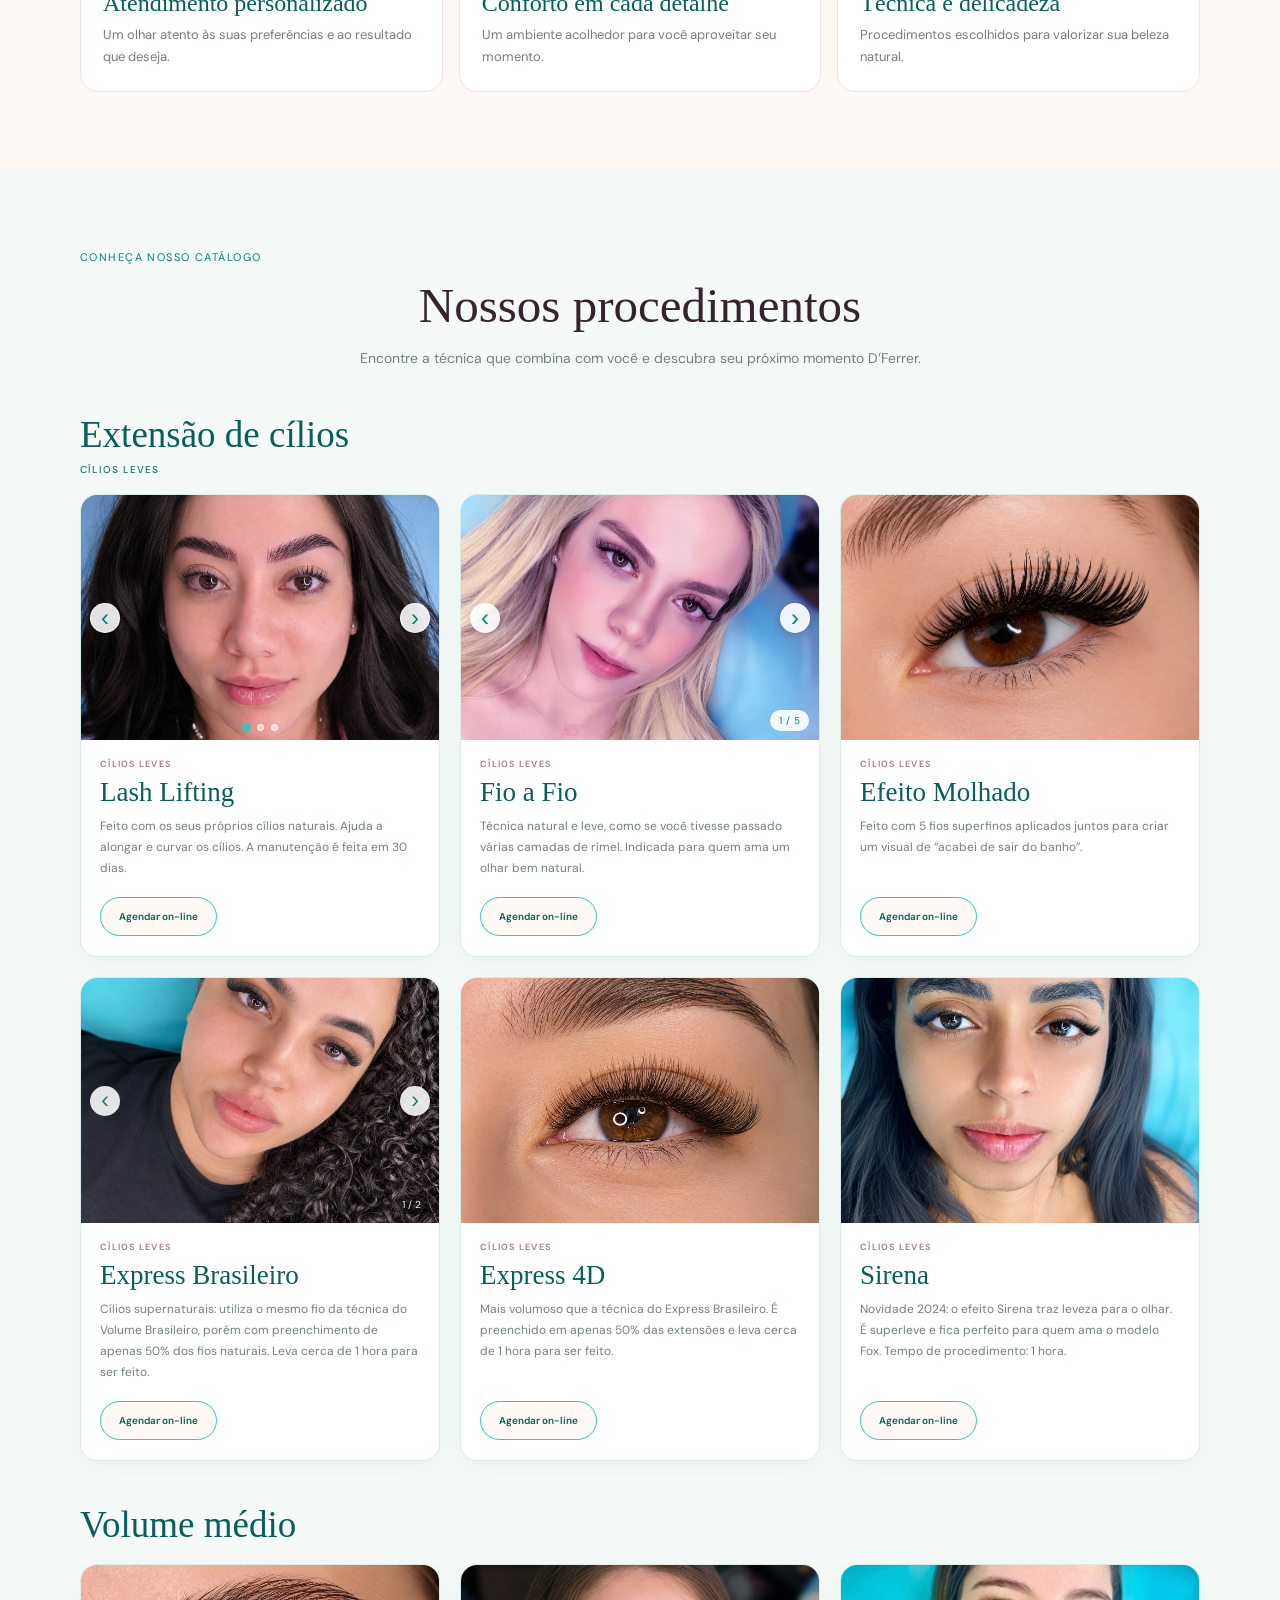
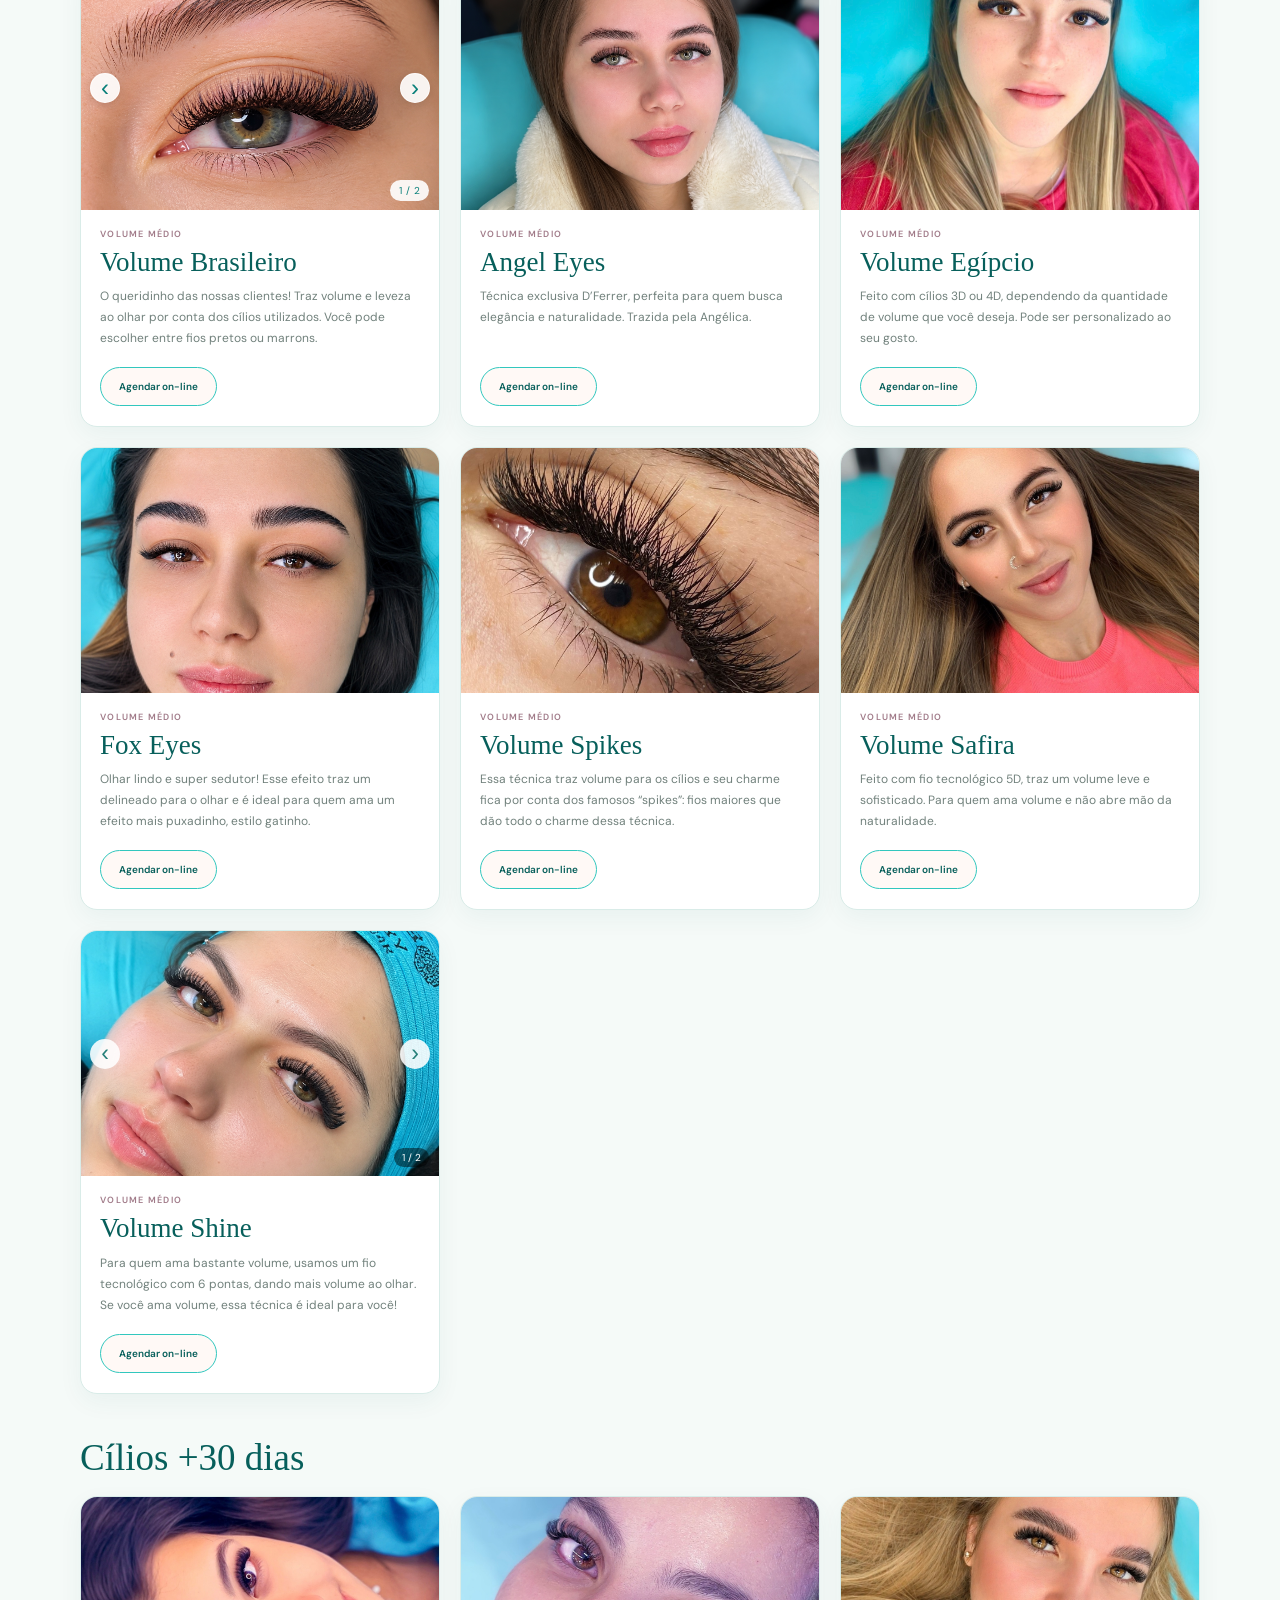
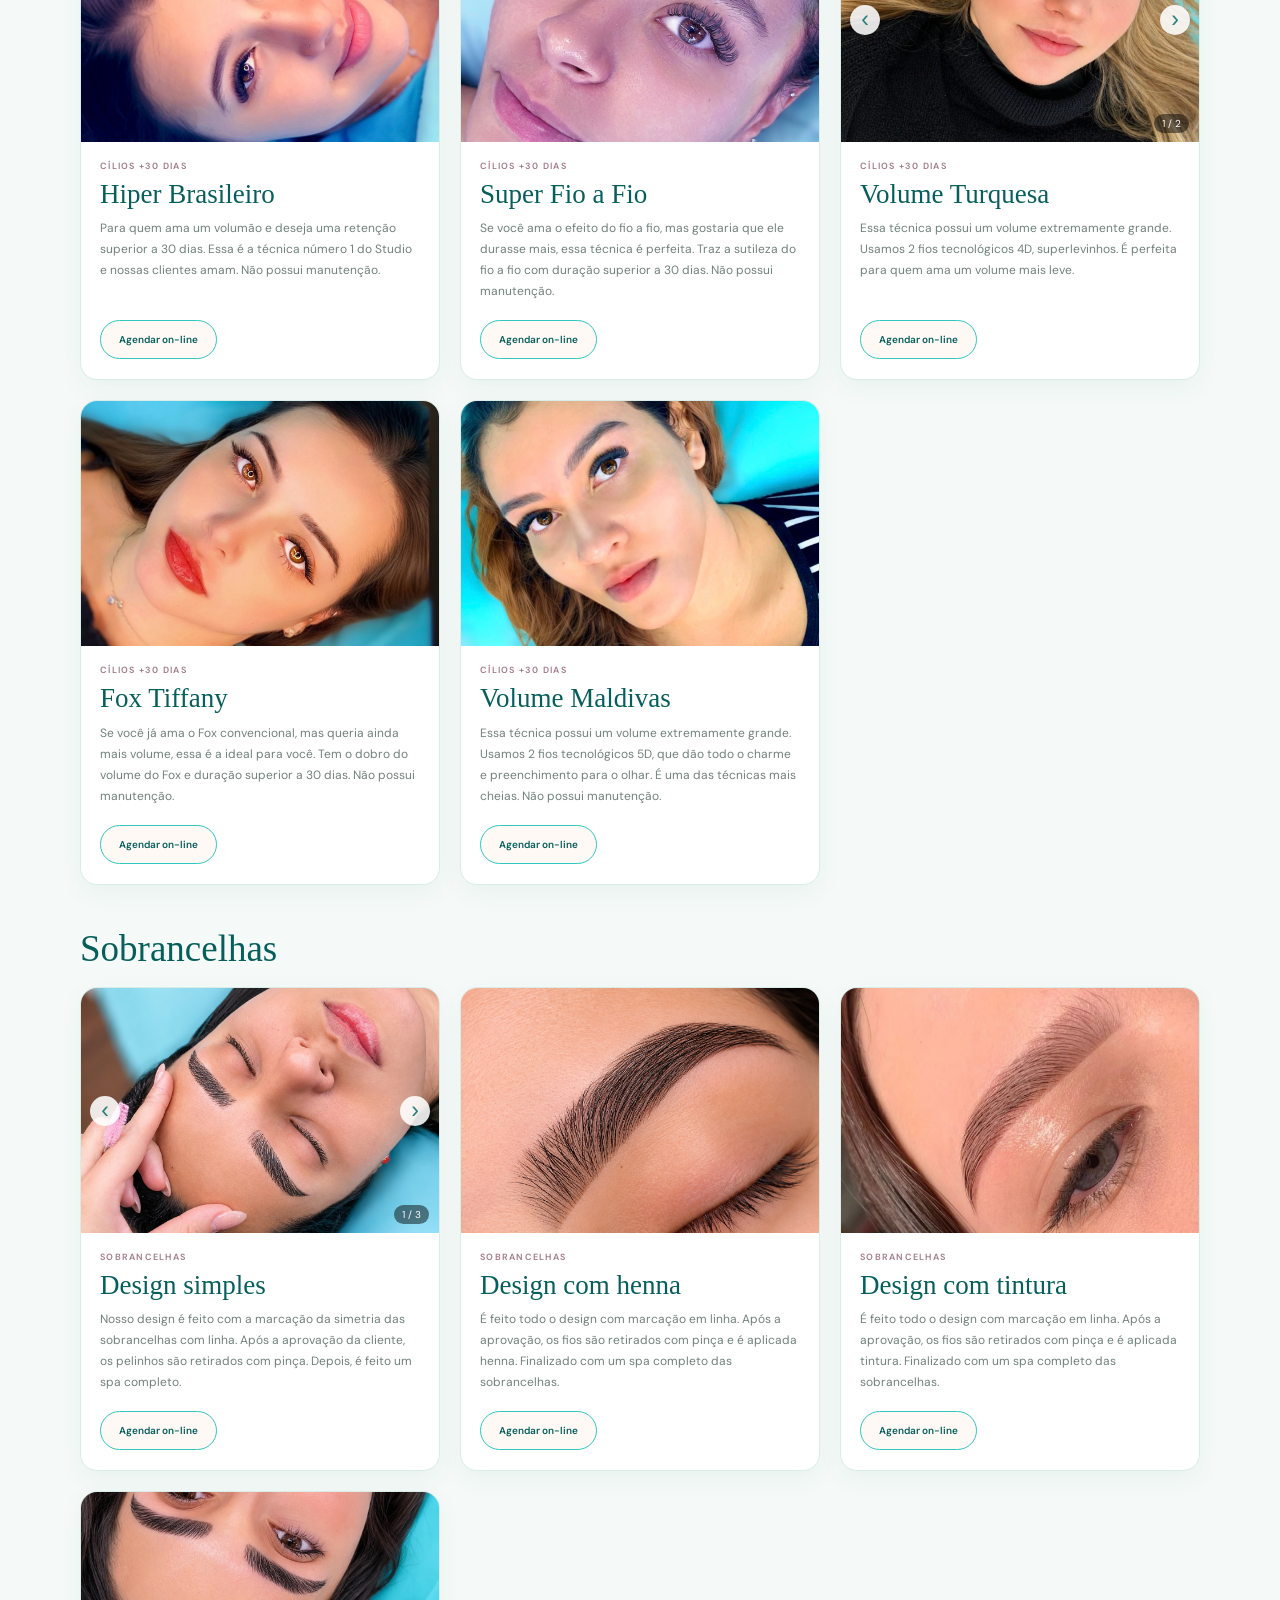
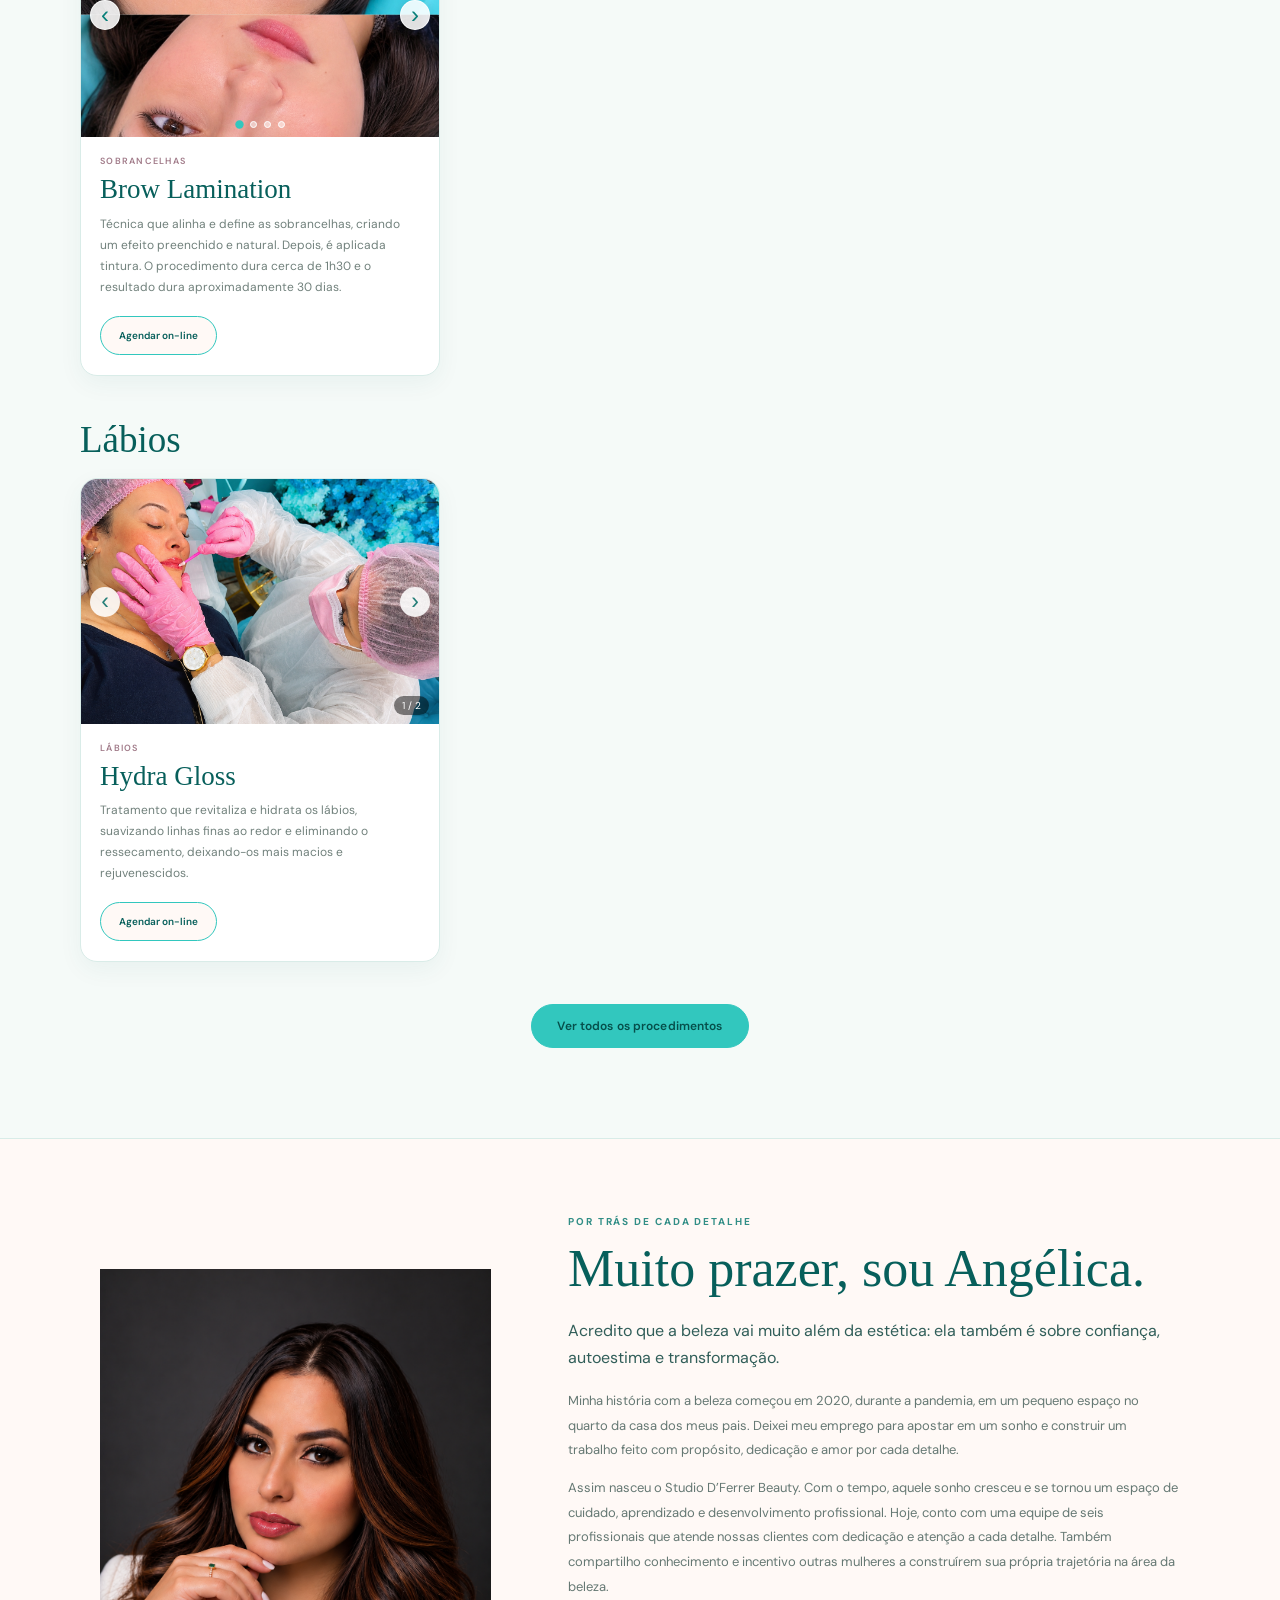
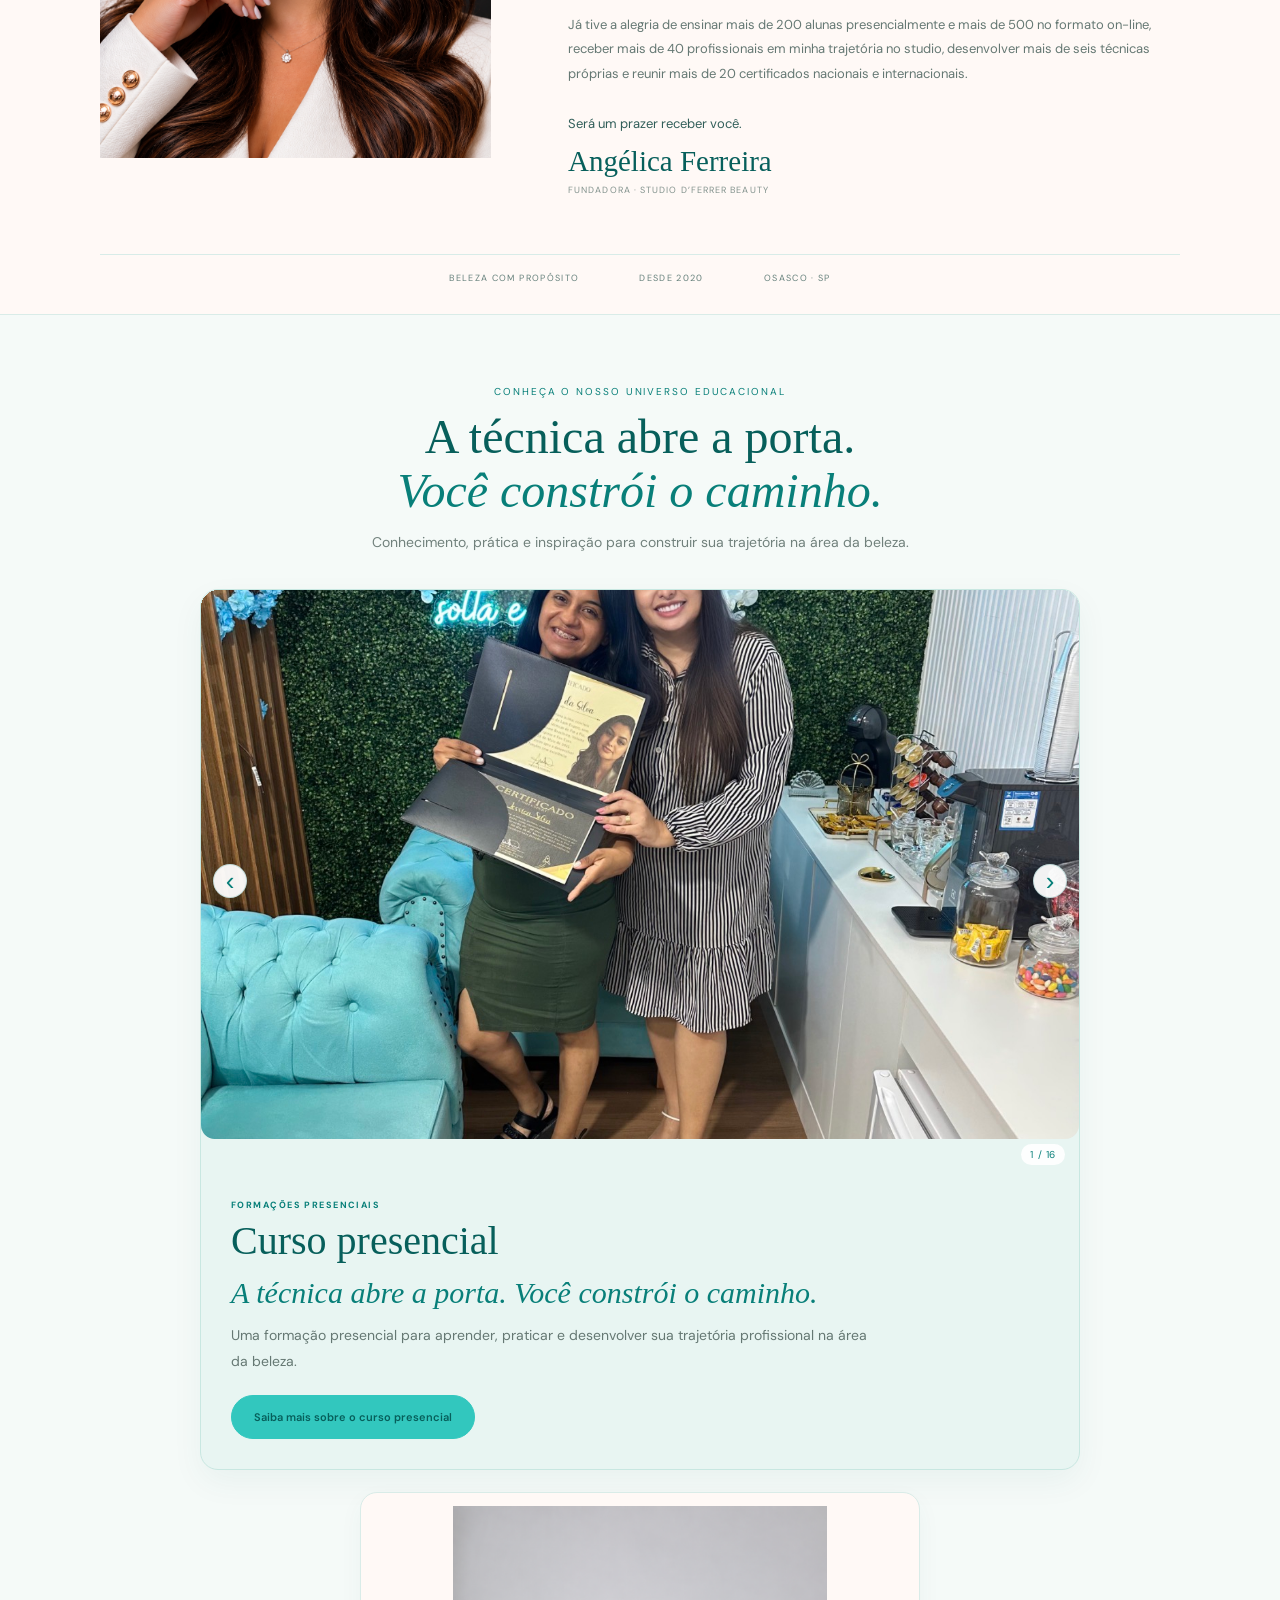
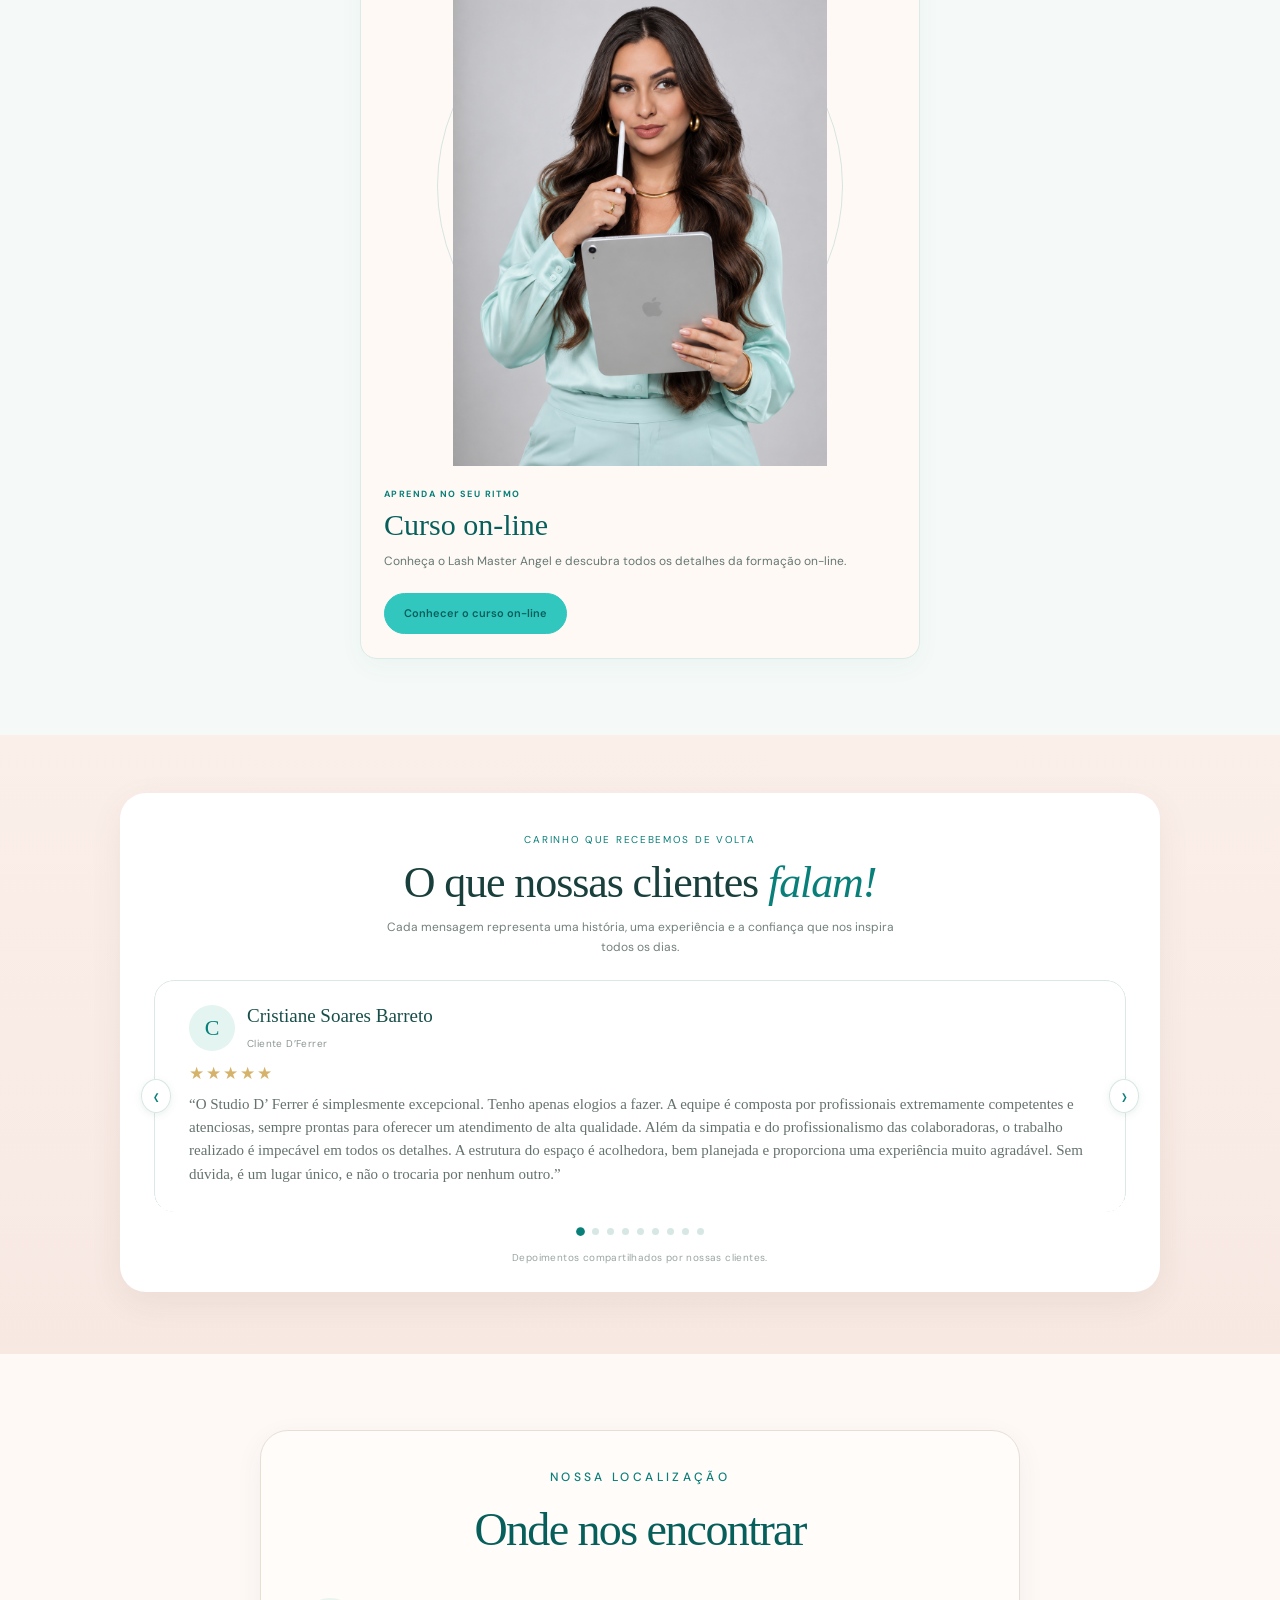
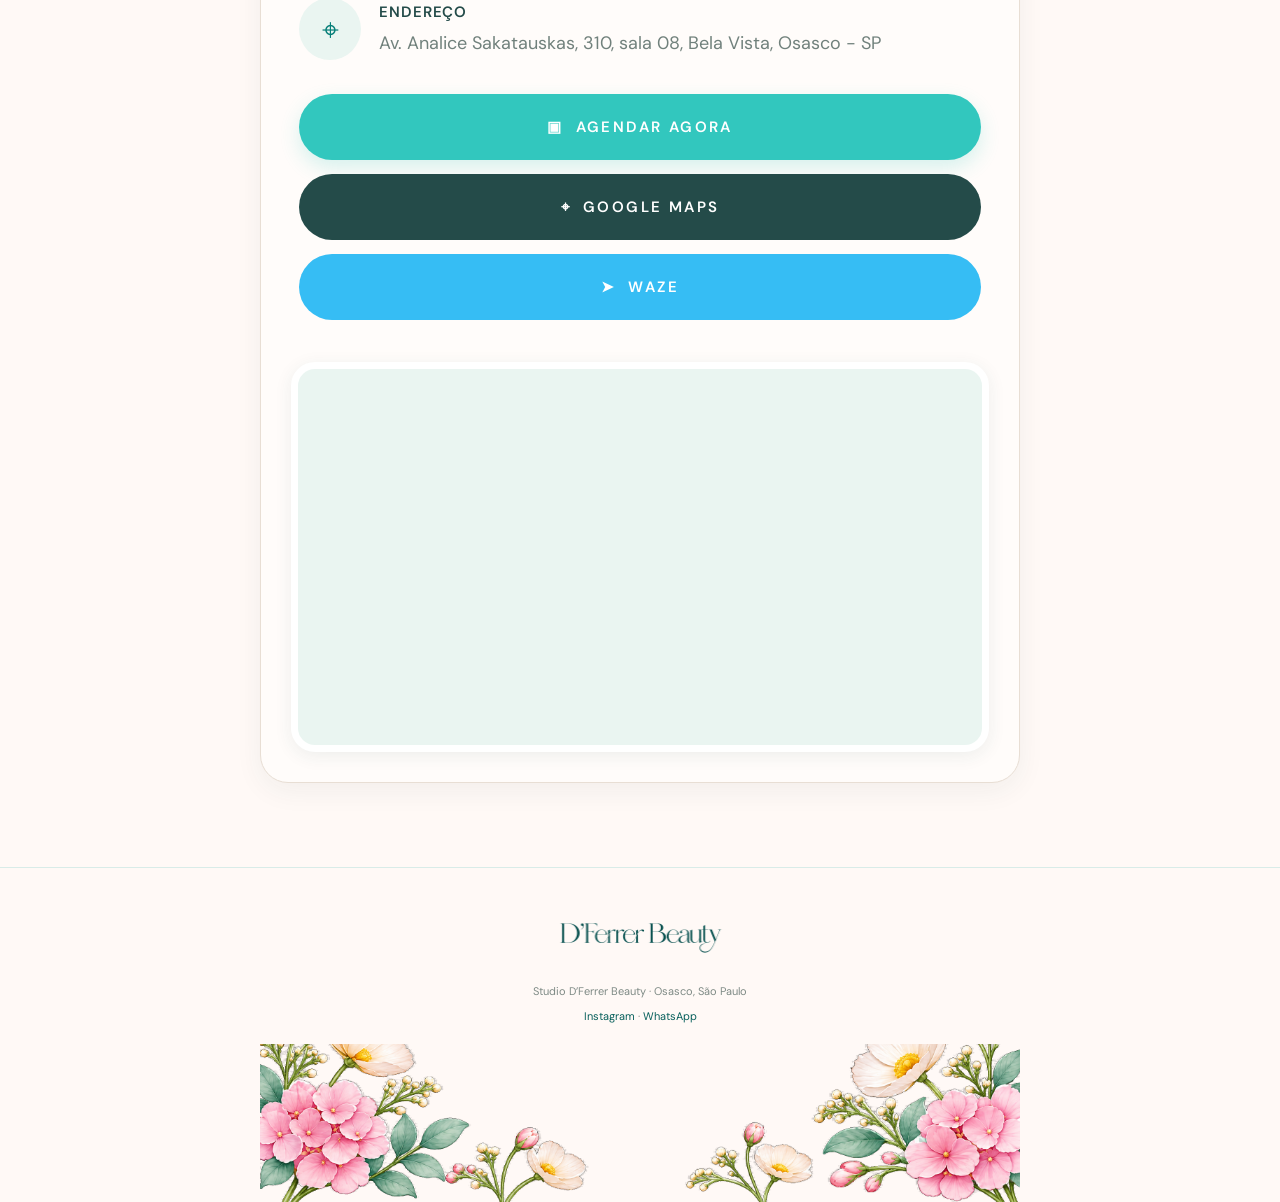
<file: site.html>
<!doctype html>
<html lang="pt-BR"><head><meta charset="utf-8"><meta name="viewport" content="width=device-width, initial-scale=1"><meta name="theme-color" content="#FFF9F6"><meta name="description" content="Studio D’Ferrer Beauty em Osasco. Extensão de cílios, Lash Lifting, design de sobrancelhas, Brow Lamination e Hydra Gloss."><meta property="og:title" content="Studio D’Ferrer Beauty"><meta property="og:description" content="Seu olhar merece esse cuidado. Conheça os procedimentos D’Ferrer."><meta property="og:type" content="website"><title>Studio D’Ferrer Beauty | Osasco</title><link rel="preconnect" href="https://fonts.googleapis.com"><link rel="preconnect" href="https://fonts.gstatic.com" crossorigin><link href="https://fonts.googleapis.com/css2?family=DM+Sans:wght@400;500;600;700&display=swap" rel="stylesheet"><link rel="stylesheet" href="assets/dferrer-site.css"></head>
<body>
<header class="brand-header"><a href="site.html" aria-label="Studio D’Ferrer Beauty — início"><img src="assets/dferrer-beauty-logo-transparente.png" alt="D’Ferrer Beauty"></a></header>
<section class="home-carousel" aria-label="Fotografias do Studio D’Ferrer">
 <div class="home-slide active"><img src="assets/IMG_1053.jpeg" alt="Ambiente do Studio D’Ferrer — fotografia 1" fetchpriority="high"></div>
 <div class="home-slide"><img src="assets/IMG_1051.jpeg" alt="Ambiente do Studio D’Ferrer — fotografia 2" loading="lazy"></div>
 <div class="home-slide"><img src="assets/IMG_1052.jpeg" alt="Ambiente do Studio D’Ferrer — fotografia 3" loading="lazy"></div>
 <div class="home-slide"><img src="assets/IMG_0996.png" alt="Ambiente do Studio D’Ferrer — fotografia 4" loading="lazy"></div>
 <div class="home-slide"><img src="assets/Untitled%20design.png" alt="Ambiente do Studio D’Ferrer — fotografia 5" loading="lazy"></div>
 <div class="carousel-shade"></div>
 <button class="carousel-arrow carousel-prev" type="button" aria-label="Imagem anterior">‹</button>
 <button class="carousel-arrow carousel-next" type="button" aria-label="Próxima imagem">›</button>
 <div class="carousel-controls" aria-label="Selecionar imagem">
  <button class="carousel-dot active" aria-label="Imagem 1" type="button"></button>
  <button class="carousel-dot" aria-label="Imagem 2" type="button"></button>
  <button class="carousel-dot" aria-label="Imagem 3" type="button"></button>
  <button class="carousel-dot" aria-label="Imagem 4" type="button"></button>
  <button class="carousel-dot" aria-label="Imagem 5" type="button"></button>
 </div>
</section>
<section class="welcome"><div class="container"><h1>Transforme seu olhar com <em>beleza e delicadeza.</em></h1><p>Realçamos sua beleza com técnicas personalizadas, cuidado em cada detalhe e uma experiência pensada especialmente para você.</p><div class="actions"><a class="btn" href="https://appfidelizze.com/dferrer" target="_blank" rel="noopener">Agende seu horário</a><a class="btn secondary" href="procedimentos.html">Nossos procedimentos</a></div></div></section>
<section class="stats" aria-label="Studio D’Ferrer em números"><div class="container stats-grid"><div class="stat"><strong>9.000+</strong><span>Atendimentos</span></div><div class="stat"><strong>22+</strong><span>Técnicas exclusivas</span></div><div class="stat"><strong>6+</strong><span>Anos de experiência</span></div></div></section>
<section class="benefits"><div class="container"><span class="eyebrow">Por que escolher o Studio</span><h2>Um cuidado que faz a diferença</h2><p>Mais do que um procedimento, queremos proporcionar uma experiência de conforto, atenção e autoestima.</p><div class="benefit-grid"><article class="benefit"><h3>Atendimento personalizado</h3><p>Um olhar atento às suas preferências e ao resultado que deseja.</p></article><article class="benefit"><h3>Conforto em cada detalhe</h3><p>Um ambiente acolhedor para você aproveitar seu momento.</p></article><article class="benefit"><h3>Técnica e delicadeza</h3><p>Procedimentos escolhidos para valorizar sua beleza natural.</p></article></div></div></section>
<section class="home-procedures"><div class="container"><span class="eyebrow">Conheça nosso catálogo</span><h2 class="section-title">Nossos procedimentos</h2><p class="lead">Encontre a técnica que combina com você e descubra seu próximo momento D’Ferrer.</p>
<div class="home-category"><h3>Extensão de cílios <small>Cílios leves</small></h3><div class="procedure-grid">
<article class="procedure-card"><div class="procedure-photo lash-lifting-carousel" aria-label="Carrossel de fotos do Lash Lifting">
 <div class="lash-lifting-viewport"><div class="lash-lifting-track"><div class="lash-lifting-slide active"><img src="assets/5448086A-F5F6-4919-8FFB-C2268089C746.png" alt="Lash Lifting — resultado do procedimento 1" loading="eager"></div><div class="lash-lifting-slide"><img src="assets/03C1531E-20A6-4B08-8FCF-9B8209404064.png" alt="Lash Lifting — resultado do procedimento 2" loading="lazy"></div><div class="lash-lifting-slide"><img src="assets/FFB4CC52-5D05-4BFA-9DE7-01DC971E2241.png" alt="Lash Lifting — resultado do procedimento 3" loading="lazy"></div></div></div>
 <button class="lash-lifting-arrow lash-lifting-prev" type="button" aria-label="Foto anterior">‹</button>
 <button class="lash-lifting-arrow lash-lifting-next" type="button" aria-label="Próxima foto">›</button>
 <div class="lash-lifting-dots" aria-label="Selecionar foto"><button type="button" class="lash-lifting-dot active" aria-label="Mostrar foto 1" data-index="0"></button><button type="button" class="lash-lifting-dot" aria-label="Mostrar foto 2" data-index="1"></button><button type="button" class="lash-lifting-dot" aria-label="Mostrar foto 3" data-index="2"></button></div>
</div><div class="procedure-copy"><span class="procedure-index">Cílios leves</span><h3>Lash Lifting</h3><p>Feito com os seus próprios cílios naturais. Ajuda a alongar e curvar os cílios. A manutenção é feita em 30 dias.</p><a class="procedure-book" href="https://appfidelizze.com/dferrer" target="_blank" rel="noopener">Agendar on-line</a></div></article>
<article class="procedure-card"><div class="procedure-photo fio-a-fio-carousel" aria-label="Carrossel de fotos da técnica Fio a Fio">
 <div class="fio-a-fio-viewport"><div class="fio-a-fio-track">
 <div class="fio-a-fio-slide"><img src="assets/IMG_1075.jpeg" alt="Resultado da técnica Fio a Fio" loading="eager"></div>
 <div class="fio-a-fio-slide"><img src="assets/CA736EDA-AD29-4BDF-B2FA-392621420169.png" alt="Resultado da técnica Fio a Fio" loading="lazy"></div>
 <div class="fio-a-fio-slide"><img src="assets/8D658EBF-B3D2-4D2E-B660-7CB222F15F09.png" alt="Resultado da técnica Fio a Fio" loading="lazy"></div>
 <div class="fio-a-fio-slide"><img src="assets/IMG_1054.jpeg" alt="Resultado da técnica Fio a Fio" loading="lazy"></div>
 <div class="fio-a-fio-slide"><img src="assets/D7C7E0B8-30F1-4EED-9262-236A98E5A1D3.png" alt="Resultado da técnica Fio a Fio" loading="lazy"></div>
 </div></div>
 <button class="fio-a-fio-arrow fio-a-fio-prev" type="button" aria-label="Foto anterior">‹</button>
 <button class="fio-a-fio-arrow fio-a-fio-next" type="button" aria-label="Próxima foto">›</button>
 <div class="fio-a-fio-count" aria-live="polite">1 / 5</div>
</div><div class="procedure-copy"><span class="procedure-index">Cílios leves</span><h3>Fio a Fio</h3><p>Técnica natural e leve, como se você tivesse passado várias camadas de rímel. Indicada para quem ama um olhar bem natural.</p><a class="procedure-book" href="https://appfidelizze.com/dferrer" target="_blank" rel="noopener">Agendar on-line</a></div></article>
<article class="procedure-card"><div class="procedure-photo "><img src="assets/C5BC2295-5C54-436B-B4D3-16B5ED88D9A6.png" alt="Efeito Molhado — fotografia do procedimento" loading="lazy"></div><div class="procedure-copy"><span class="procedure-index">Cílios leves</span><h3>Efeito Molhado</h3><p>Feito com 5 fios superfinos aplicados juntos para criar um visual de “acabei de sair do banho”.</p><a class="procedure-book" href="https://appfidelizze.com/dferrer" target="_blank" rel="noopener">Agendar on-line</a></div></article>
<article class="procedure-card"><div class="procedure-photo express-brasileiro-carousel" aria-label="Carrossel de fotos do Express Brasileiro"><div class="express-brasileiro-track"><div class="express-brasileiro-slide active"><img src="assets/DEAA5E38-0293-44F7-9419-64514475C3C6.png" alt="Express Brasileiro — foto 1" loading="eager"></div><div class="express-brasileiro-slide"><img src="assets/IMG_1105.jpeg" alt="Express Brasileiro — foto 2" loading="lazy"></div></div><button class="express-brasileiro-arrow express-brasileiro-prev" type="button" aria-label="Foto anterior">‹</button><button class="express-brasileiro-arrow express-brasileiro-next" type="button" aria-label="Próxima foto">›</button><div class="express-brasileiro-count" aria-live="polite">1 / 2</div></div><div class="procedure-copy"><span class="procedure-index">Cílios leves</span><h3>Express Brasileiro</h3><p>Cílios supernaturais: utiliza o mesmo fio da técnica do Volume Brasileiro, porém com preenchimento de apenas 50% dos fios naturais. Leva cerca de 1 hora para ser feito.</p><a class="procedure-book" href="https://appfidelizze.com/dferrer" target="_blank" rel="noopener">Agendar on-line</a></div></article>
<article class="procedure-card"><div class="procedure-photo "><img src="assets/DF1B4E0C-D0CF-435B-BDFC-43D27D80B85F.png" alt="Express 4D — fotografia do procedimento" loading="lazy"></div><div class="procedure-copy"><span class="procedure-index">Cílios leves</span><h3>Express 4D</h3><p>Mais volumoso que a técnica do Express Brasileiro. É preenchido em apenas 50% das extensões e leva cerca de 1 hora para ser feito.</p><a class="procedure-book" href="https://appfidelizze.com/dferrer" target="_blank" rel="noopener">Agendar on-line</a></div></article>
<article class="procedure-card"><div class="procedure-photo "><img src="assets/IMG_1106.jpeg" alt="Sirena — fotografia do procedimento" loading="lazy"></div><div class="procedure-copy"><span class="procedure-index">Cílios leves</span><h3>Sirena</h3><p>Novidade 2024: o efeito Sirena traz leveza para o olhar. É superleve e fica perfeito para quem ama o modelo Fox. Tempo de procedimento: 1 hora.</p><a class="procedure-book" href="https://appfidelizze.com/dferrer" target="_blank" rel="noopener">Agendar on-line</a></div></article>
</div></div>
<div class="home-category"><h3>Volume médio</h3><div class="procedure-grid">
<article class="procedure-card"><div class="procedure-photo volume-brasileiro-carousel" aria-label="Carrossel de fotos do Volume Brasileiro">
 <div class="volume-brasileiro-viewport"><div class="volume-brasileiro-track">
  <div class="volume-brasileiro-slide"><img src="assets/A557F19A-7D3B-4ECF-8664-12F7BD114346.png" alt="Volume Brasileiro — foto 1" loading="eager"></div>
  <div class="volume-brasileiro-slide"><img src="assets/IMG_1093.jpeg" alt="Volume Brasileiro — foto 2" loading="lazy"></div>
 </div></div>
 <button class="volume-brasileiro-arrow volume-brasileiro-prev" type="button" aria-label="Foto anterior">‹</button>
 <button class="volume-brasileiro-arrow volume-brasileiro-next" type="button" aria-label="Próxima foto">›</button>
 <div class="volume-brasileiro-count" aria-live="polite">1 / 2</div>
</div><div class="procedure-copy"><span class="procedure-index">Volume médio</span><h3>Volume Brasileiro</h3><p>O queridinho das nossas clientes! Traz volume e leveza ao olhar por conta dos cílios utilizados. Você pode escolher entre fios pretos ou marrons.</p><a class="procedure-book" href="https://appfidelizze.com/dferrer" target="_blank" rel="noopener">Agendar on-line</a></div></article><article class="procedure-card"><div class="procedure-photo"><img src="assets/906FADBA-9ADD-4CD5-A591-F32B202630BE.png" alt="Angel Eyes — fotografia do procedimento" loading="lazy"></div><div class="procedure-copy"><span class="procedure-index">Volume médio</span><h3>Angel Eyes</h3><p>Técnica exclusiva D’Ferrer, perfeita para quem busca elegância e naturalidade. Trazida pela Angélica.</p><a class="procedure-book" href="https://appfidelizze.com/dferrer" target="_blank" rel="noopener">Agendar on-line</a></div></article><article class="procedure-card"><div class="procedure-photo"><img src="assets/IMG_1086.jpeg" alt="Volume Egípcio — fotografia do procedimento" loading="lazy"></div><div class="procedure-copy"><span class="procedure-index">Volume médio</span><h3>Volume Egípcio</h3><p>Feito com cílios 3D ou 4D, dependendo da quantidade de volume que você deseja. Pode ser personalizado ao seu gosto.</p><a class="procedure-book" href="https://appfidelizze.com/dferrer" target="_blank" rel="noopener">Agendar on-line</a></div></article><article class="procedure-card"><div class="procedure-photo "><img src="assets/C449FB3E-715B-4853-A341-98963D3632BD.png" alt="Fox Eyes — fotografia do procedimento" loading="lazy"></div><div class="procedure-copy"><span class="procedure-index">Volume médio</span><h3>Fox Eyes</h3><p>Olhar lindo e super sedutor! Esse efeito traz um delineado para o olhar e é ideal para quem ama um efeito mais puxadinho, estilo gatinho.</p><a class="procedure-book" href="https://appfidelizze.com/dferrer" target="_blank" rel="noopener">Agendar on-line</a></div></article><article class="procedure-card"><div class="procedure-photo"><img src="assets/IMG_1008.jpeg" alt="Volume Spikes — fotografia do procedimento" loading="lazy"></div><div class="procedure-copy"><span class="procedure-index">Volume médio</span><h3>Volume Spikes</h3><p>Essa técnica traz volume para os cílios e seu charme fica por conta dos famosos “spikes”: fios maiores que dão todo o charme dessa técnica.</p><a class="procedure-book" href="https://appfidelizze.com/dferrer" target="_blank" rel="noopener">Agendar on-line</a></div></article><article class="procedure-card"><div class="procedure-photo"><img src="assets/IMG_1092.jpeg" alt="Volume Safira — fotografia do procedimento" loading="lazy"></div><div class="procedure-copy"><span class="procedure-index">Volume médio</span><h3>Volume Safira</h3><p>Feito com fio tecnológico 5D, traz um volume leve e sofisticado. Para quem ama volume e não abre mão da naturalidade.</p><a class="procedure-book" href="https://appfidelizze.com/dferrer" target="_blank" rel="noopener">Agendar on-line</a></div></article><article class="procedure-card"><div class="procedure-photo volume-shine-carousel"><div class="volume-shine-track"><div class="volume-shine-slide active"><img src="assets/43CAB1A0-0616-413A-AD91-EF6CD9C9D61A.png" alt="Volume Shine — nova foto" loading="eager"></div><div class="volume-shine-slide"><img src="assets/D9075946-90B2-44CD-BFFD-44415C374964.png" alt="Volume Shine — foto anterior" loading="lazy"></div></div><button class="volume-shine-arrow volume-shine-prev" type="button" aria-label="Foto anterior">‹</button><button class="volume-shine-arrow volume-shine-next" type="button" aria-label="Próxima foto">›</button><div class="volume-shine-count" aria-live="polite">1 / 2</div></div><div class="procedure-copy"><span class="procedure-index">Volume médio</span><h3>Volume Shine</h3><p>Para quem ama bastante volume, usamos um fio tecnológico com 6 pontas, dando mais volume ao olhar. Se você ama volume, essa técnica é ideal para você!</p><a class="procedure-book" href="https://appfidelizze.com/dferrer" target="_blank" rel="noopener">Agendar on-line</a></div></article>
</div></div>
<div class="home-category"><h3>Cílios +30 dias</h3><div class="procedure-grid">
<article class="procedure-card"><div class="procedure-photo"><img src="assets/IMG_1096.jpeg" alt="Hiper Brasileiro — resultado do procedimento" loading="lazy"></div><div class="procedure-copy"><span class="procedure-index">Cílios +30 dias</span><h3>Hiper Brasileiro</h3><p>Para quem ama um volumão e deseja uma retenção superior a 30 dias. Essa é a técnica número 1 do Studio e nossas clientes amam. Não possui manutenção.</p><a class="procedure-book" href="https://appfidelizze.com/dferrer" target="_blank" rel="noopener">Agendar on-line</a></div></article><article class="procedure-card"><div class="procedure-photo"><img src="assets/IMG_1100.jpeg" alt="Super Fio a Fio — resultado do procedimento" loading="lazy"></div><div class="procedure-copy"><span class="procedure-index">Cílios +30 dias</span><h3>Super Fio a Fio</h3><p>Se você ama o efeito do fio a fio, mas gostaria que ele durasse mais, essa técnica é perfeita. Traz a sutileza do fio a fio com duração superior a 30 dias. Não possui manutenção.</p><a class="procedure-book" href="https://appfidelizze.com/dferrer" target="_blank" rel="noopener">Agendar on-line</a></div></article><article class="procedure-card"><div class="procedure-photo volume-turquesa-carousel"><div class="volume-turquesa-track"><div class="volume-turquesa-slide active"><img src="assets/5E0B232E-EDA1-4622-9648-BD32B0EECAF9.png" alt="Volume Turquesa — foto atual" loading="eager"></div><div class="volume-turquesa-slide"><img src="assets/76E06BC0-DA74-469D-A2C0-921A1E4BC4AF.png" alt="Volume Turquesa — foto adicionada" loading="lazy"></div></div><button class="volume-turquesa-arrow volume-turquesa-prev" type="button" aria-label="Foto anterior">‹</button><button class="volume-turquesa-arrow volume-turquesa-next" type="button" aria-label="Próxima foto">›</button><div class="volume-turquesa-count" aria-live="polite">1 / 2</div></div><div class="procedure-copy"><span class="procedure-index">Cílios +30 dias</span><h3>Volume Turquesa</h3><p>Essa técnica possui um volume extremamente grande. Usamos 2 fios tecnológicos 4D, superlevinhos. É perfeita para quem ama um volume mais leve.</p><a class="procedure-book" href="https://appfidelizze.com/dferrer" target="_blank" rel="noopener">Agendar on-line</a></div></article><article class="procedure-card"><div class="procedure-photo"><img src="assets/IMG_1083.jpeg" alt="Fox Tiffany — fotografia do procedimento" loading="lazy"></div><div class="procedure-copy"><span class="procedure-index">Cílios +30 dias</span><h3>Fox Tiffany</h3><p>Se você já ama o Fox convencional, mas queria ainda mais volume, essa é a ideal para você. Tem o dobro do volume do Fox e duração superior a 30 dias. Não possui manutenção.</p><a class="procedure-book" href="https://appfidelizze.com/dferrer" target="_blank" rel="noopener">Agendar on-line</a></div></article><article class="procedure-card"><div class="procedure-photo"><img src="assets/IMG_1098.jpeg" alt="Volume Maldivas — fotografia do procedimento" loading="lazy"></div><div class="procedure-copy"><span class="procedure-index">Cílios +30 dias</span><h3>Volume Maldivas</h3><p>Essa técnica possui um volume extremamente grande. Usamos 2 fios tecnológicos 5D, que dão todo o charme e preenchimento para o olhar. É uma das técnicas mais cheias. Não possui manutenção.</p><a class="procedure-book" href="https://appfidelizze.com/dferrer" target="_blank" rel="noopener">Agendar on-line</a></div></article>
</div></div>
<div class="home-category"><h3>Sobrancelhas</h3><div class="procedure-grid">
<article class="procedure-card"><div class="procedure-photo design-simples-carousel" aria-label="Carrossel de fotos do Design simples">
 <div class="design-simples-track">
  <div class="design-simples-slide active"><img src="assets/1CA654D6-734E-4BDF-9289-021B484F2D24.png" alt="Resultado de Design simples de sobrancelhas — foto 1" loading="eager"></div>
  <div class="design-simples-slide"><img src="assets/IMG_1090.jpeg" alt="Resultado de Design simples de sobrancelhas — foto 2" loading="lazy"></div>
  <div class="design-simples-slide"><img src="assets/IMG_1056.jpeg" alt="Resultado de Design simples de sobrancelhas — foto 3" loading="lazy"></div>
 </div>
 <button class="design-simples-arrow design-simples-prev" type="button" aria-label="Foto anterior">‹</button>
 <button class="design-simples-arrow design-simples-next" type="button" aria-label="Próxima foto">›</button>
 <div class="design-simples-count" aria-live="polite">1 / 3</div>
</div><div class="procedure-copy"><span class="procedure-index">Sobrancelhas</span><h3>Design simples</h3><p>Nosso design é feito com a marcação da simetria das sobrancelhas com linha. Após a aprovação da cliente, os pelinhos são retirados com pinça. Depois, é feito um spa completo.</p><a class="procedure-book" href="https://appfidelizze.com/dferrer" target="_blank" rel="noopener">Agendar on-line</a></div></article><article class="procedure-card"><div class="procedure-photo "><img src="assets/9F7C8791-CA98-477B-BB02-971F1E17ECF6.png" alt="Design com henna — fotografia do procedimento" loading="lazy"></div><div class="procedure-copy"><span class="procedure-index">Sobrancelhas</span><h3>Design com henna</h3><p>É feito todo o design com marcação em linha. Após a aprovação, os fios são retirados com pinça e é aplicada henna. Finalizado com um spa completo das sobrancelhas.</p><a class="procedure-book" href="https://appfidelizze.com/dferrer" target="_blank" rel="noopener">Agendar on-line</a></div></article><article class="procedure-card"><div class="procedure-photo"><img src="assets/IMG_1175.jpeg" alt="Design de sobrancelhas com tintura — resultado do procedimento" loading="lazy"></div><div class="procedure-copy"><span class="procedure-index">Sobrancelhas</span><h3>Design com tintura</h3><p>É feito todo o design com marcação em linha. Após a aprovação, os fios são retirados com pinça e é aplicada tintura. Finalizado com um spa completo das sobrancelhas.</p><a class="procedure-book" href="https://appfidelizze.com/dferrer" target="_blank" rel="noopener">Agendar on-line</a></div></article><article class="procedure-card"><div class="procedure-photo brow-lamination-carousel" aria-label="Carrossel de fotos do Brow Lamination">
 <div class="brow-lamination-viewport"><div class="brow-lamination-track"><div class="brow-lamination-slide"><img src="assets/32B70788-687F-433F-A1DE-7510DDB16A89.png" alt="Brow Lamination — resultado do procedimento 1" loading="eager"></div><div class="brow-lamination-slide"><img src="assets/E2709A40-B502-44A3-8E3C-08B0581C3425.png" alt="Brow Lamination — resultado do procedimento 2" loading="lazy"></div><div class="brow-lamination-slide"><img src="assets/1A853281-1424-4C72-A8FB-3FAC4EA9CC5F.png" alt="Brow Lamination — resultado do procedimento 3" loading="lazy"></div><div class="brow-lamination-slide"><img src="assets/43D2AAC2-0395-46C7-84C9-CB31F49064BE.png" alt="Brow Lamination — resultado do procedimento 4" loading="lazy"></div></div></div>
 <button class="brow-lamination-arrow brow-lamination-prev" type="button" aria-label="Foto anterior">‹</button>
 <button class="brow-lamination-arrow brow-lamination-next" type="button" aria-label="Próxima foto">›</button>
 <div class="brow-lamination-dots" aria-label="Selecionar foto"><button type="button" class="brow-lamination-dot active" aria-label="Mostrar foto 1" data-index="0"></button><button type="button" class="brow-lamination-dot" aria-label="Mostrar foto 2" data-index="1"></button><button type="button" class="brow-lamination-dot" aria-label="Mostrar foto 3" data-index="2"></button><button type="button" class="brow-lamination-dot" aria-label="Mostrar foto 4" data-index="3"></button></div>
</div><div class="procedure-copy"><span class="procedure-index">Sobrancelhas</span><h3>Brow Lamination</h3><p>Técnica que alinha e define as sobrancelhas, criando um efeito preenchido e natural. Depois, é aplicada tintura. O procedimento dura cerca de 1h30 e o resultado dura aproximadamente 30 dias.</p><a class="procedure-book" href="https://appfidelizze.com/dferrer" target="_blank" rel="noopener">Agendar on-line</a></div></article>
</div></div>
<div class="home-category"><h3>Lábios</h3><div class="procedure-grid"><article class="procedure-card"><div class="procedure-photo hydra-gloss-carousel" aria-label="Carrossel de fotos do Hydra Gloss">
 <div class="hydra-gloss-track">
  <div class="hydra-gloss-slide active"><img src="assets/5AC16392-1C1D-4566-BB4D-CF7FDFF17A43.png" alt="Hydra Gloss — resultado do procedimento 1" loading="eager"></div>
  <div class="hydra-gloss-slide"><img src="assets/IMG_1071.jpeg" alt="Hydra Gloss — resultado do procedimento 2" loading="lazy"></div>
 </div>
 <button class="hydra-gloss-arrow hydra-gloss-prev" type="button" aria-label="Foto anterior">‹</button>
 <button class="hydra-gloss-arrow hydra-gloss-next" type="button" aria-label="Próxima foto">›</button>
 <div class="hydra-gloss-count" aria-live="polite">1 / 2</div>
</div><div class="procedure-copy"><span class="procedure-index">Lábios</span><h3>Hydra Gloss</h3><p>Tratamento que revitaliza e hidrata os lábios, suavizando linhas finas ao redor e eliminando o ressecamento, deixando-os mais macios e rejuvenescidos.</p><a class="procedure-book" href="https://appfidelizze.com/dferrer" target="_blank" rel="noopener">Agendar on-line</a></div></article></div></div>
<div class="actions" style="margin-top:42px"><a class="btn" href="procedimentos.html">Ver todos os procedimentos</a></div>
</div></section>

<section class="founder-story" aria-labelledby="founder-title">
 <div class="founder-story-inner">
  <div class="founder-story-mark founder-story-portrait"><img src="assets/4F961B9D-B741-4547-84F9-EF9C93CEACAF.png" alt="Angélica Ferreira, fundadora do Studio D’Ferrer Beauty" loading="lazy"></div>
  <div class="founder-story-copy">
   <span class="eyebrow">Por trás de cada detalhe</span>
   <h2 id="founder-title">Muito prazer, sou Angélica.</h2>
   <p class="founder-story-lead">Acredito que a beleza vai muito além da estética: ela também é sobre confiança, autoestima e transformação.</p>
   <p>Minha história com a beleza começou em 2020, durante a pandemia, em um pequeno espaço no quarto da casa dos meus pais. Deixei meu emprego para apostar em um sonho e construir um trabalho feito com propósito, dedicação e amor por cada detalhe.</p>
   <p>Assim nasceu o Studio D’Ferrer Beauty. Com o tempo, aquele sonho cresceu e se tornou um espaço de cuidado, aprendizado e desenvolvimento profissional. Hoje, conto com uma equipe de seis profissionais que atende nossas clientes com dedicação e atenção a cada detalhe. Também compartilho conhecimento e incentivo outras mulheres a construírem sua própria trajetória na área da beleza.</p>
   <p>Já tive a alegria de ensinar mais de 200 alunas presencialmente e mais de 500 no formato on-line, receber mais de 40 profissionais em minha trajetória no studio, desenvolver mais de seis técnicas próprias e reunir mais de 20 certificados nacionais e internacionais.</p>
   <p class="founder-story-signature">Será um prazer receber você.<br><strong>Angélica Ferreira</strong><span>Fundadora · Studio D’Ferrer Beauty</span></p>
  </div>
 </div>
 <div class="founder-story-note"><span>Beleza com propósito</span><span>Desde 2020</span><span>Osasco · SP</span></div>
</section>
<section class="dferrer-courses" aria-labelledby="dferrer-courses-title">
 <div class="dferrer-courses-inner">
  <div class="dferrer-courses-heading">
   <span class="eyebrow">Conheça o nosso universo educacional</span>
   <h2 id="dferrer-courses-title">A técnica abre a porta.<br><em>Você constrói o caminho.</em></h2>
   <p>Conhecimento, prática e inspiração para construir sua trajetória na área da beleza.</p>
  </div>
  <div class="dferrer-course-grid">
   <article class="dferrer-course-card dferrer-course-presential">
    <div class="dferrer-course-gallery dferrer-student-carousel" aria-label="Carrossel de fotos das alunas do curso presencial">
     <div class="dferrer-student-viewport">
      <div class="dferrer-student-track">
      <div class="dferrer-course-slide is-active" data-slide="0"><img src="assets/IMG_1163.jpeg" alt="Alunas do curso presencial Studio D’Ferrer Beauty com certificado" loading="eager"></div>
      <div class="dferrer-course-slide" data-slide="1"><img src="assets/IMG_1164.jpeg" alt="Alunas do curso presencial Studio D’Ferrer Beauty com certificado" loading="lazy"></div>
      <div class="dferrer-course-slide" data-slide="2"><img src="assets/IMG_1160.jpeg" alt="Alunas do curso presencial Studio D’Ferrer Beauty com certificado" loading="lazy"></div>
      <div class="dferrer-course-slide" data-slide="3"><img src="assets/IMG_1153.jpeg" alt="Alunas do curso presencial Studio D’Ferrer Beauty com certificado" loading="lazy"></div>
      <div class="dferrer-course-slide" data-slide="4"><img src="assets/IMG_1152.jpeg" alt="Alunas do curso presencial Studio D’Ferrer Beauty com certificado" loading="lazy"></div>
      <div class="dferrer-course-slide" data-slide="5"><img src="assets/IMG_1155.jpeg" alt="Alunas do curso presencial Studio D’Ferrer Beauty com certificado" loading="lazy"></div>
      <div class="dferrer-course-slide" data-slide="6"><img src="assets/IMG_1148.jpeg" alt="Alunas do curso presencial Studio D’Ferrer Beauty com certificado" loading="lazy"></div>
      <div class="dferrer-course-slide" data-slide="7"><img src="assets/IMG_1157.jpeg" alt="Alunas do curso presencial Studio D’Ferrer Beauty com certificado" loading="lazy"></div>
      <div class="dferrer-course-slide" data-slide="8"><img src="assets/IMG_1161.jpeg" alt="Alunas do curso presencial Studio D’Ferrer Beauty com certificado" loading="lazy"></div>
      <div class="dferrer-course-slide" data-slide="9"><img src="assets/IMG_1149.jpeg" alt="Alunas do curso presencial Studio D’Ferrer Beauty com certificado" loading="lazy"></div>
      <div class="dferrer-course-slide" data-slide="10"><img src="assets/IMG_1156.jpeg" alt="Alunas do curso presencial Studio D’Ferrer Beauty com certificado" loading="lazy"></div>
      <div class="dferrer-course-slide" data-slide="11"><img src="assets/IMG_1151.jpeg" alt="Alunas do curso presencial Studio D’Ferrer Beauty com certificado" loading="lazy"></div>
      <div class="dferrer-course-slide" data-slide="12"><img src="assets/IMG_1147.jpeg" alt="Alunas do curso presencial Studio D’Ferrer Beauty com certificado" loading="lazy"></div>
      <div class="dferrer-course-slide" data-slide="13"><img src="assets/IMG_1159.jpeg" alt="Alunas do curso presencial Studio D’Ferrer Beauty com certificado" loading="lazy"></div>
      <div class="dferrer-course-slide" data-slide="14"><img src="assets/IMG_1162.jpeg" alt="Alunas do curso presencial Studio D’Ferrer Beauty com certificado" loading="lazy"></div>
      <div class="dferrer-course-slide" data-slide="15"><img src="assets/IMG_1146.jpeg" alt="Alunas do curso presencial Studio D’Ferrer Beauty com certificado" loading="lazy"></div>
      </div>
     </div>
     <button class="dferrer-student-arrow dferrer-student-prev" type="button" aria-label="Foto anterior">‹</button>
     <button class="dferrer-student-arrow dferrer-student-next" type="button" aria-label="Próxima foto">›</button>
     <div class="dferrer-student-count" aria-live="polite">1 / 16</div>
    </div>
    <div class="dferrer-course-content">
     <span class="dferrer-course-kicker">Formações presenciais</span>
     <h3>Curso presencial</h3>
     <p class="dferrer-presential-highlight">A técnica abre a porta. Você constrói o caminho.</p>
     <p>Uma formação presencial para aprender, praticar e desenvolver sua trajetória profissional na área da beleza.</p>
     <a class="dferrer-course-button" href="https://wa.me/5511940507965?text=Ol%C3%A1!%20Gostaria%20de%20saber%20mais%20sobre%20o%20curso%20presencial%20do%20Studio%20D%E2%80%99Ferrer%20Beauty." target="_blank" rel="noopener">Saiba mais sobre o curso presencial</a>
    </div>
   </article>
   <article class="dferrer-course-card dferrer-course-online">
    <div class="dferrer-online-art dferrer-online-image"><img src="assets/6CB6A22F-FC2E-49AE-9D8C-42C596FE7EAB.png" alt="Curso on-line Lash Master Angel" loading="lazy"></div>
    <div class="dferrer-course-content">
     <span class="dferrer-course-kicker">Aprenda no seu ritmo</span>
     <h3>Curso on-line</h3>
     <p>Conheça o Lash Master Angel e descubra todos os detalhes da formação on-line.</p>
     <a class="dferrer-course-button" href="https://lashmasterangel.lovable.app" target="_blank" rel="noopener">Conhecer o curso on-line</a>
    </div>
   </article>
  </div>
 </div>
</section>
<!-- dferrer-student-carousel-init -->

<script>
(()=>{document.querySelectorAll('.dferrer-student-carousel').forEach(root=>{if(root.dataset.ready)return;root.dataset.ready='1';const track=root.querySelector('.dferrer-student-track'),slides=[...track.children],count=root.querySelector('.dferrer-student-count');let current=0;function show(n){current=(n+slides.length)%slides.length;track.style.transform='translateX(-'+(current*100)+'%)';slides.forEach((s,i)=>s.setAttribute('aria-hidden',i===current?'false':'true'));count.textContent=(current+1)+' / '+slides.length}root.querySelector('.dferrer-student-prev').addEventListener('click',()=>show(current-1));root.querySelector('.dferrer-student-next').addEventListener('click',()=>show(current+1));let x=0;root.querySelector('.dferrer-student-viewport').addEventListener('touchstart',e=>{x=e.changedTouches[0].clientX},{passive:true});root.querySelector('.dferrer-student-viewport').addEventListener('touchend',e=>{const d=e.changedTouches[0].clientX-x;if(Math.abs(d)>40)show(current+(d<0?1:-1))},{passive:true});show(0)})})();
</script>

<!-- Depoimentos reais das clientes do Studio D’Ferrer -->
<section class="dferrer-testimonials" aria-labelledby="dferrer-testimonials-title">
 <div class="dferrer-testimonials-inner">
  <div class="dferrer-testimonials-heading">
   <span class="eyebrow">Carinho que recebemos de volta</span>
   <h2 id="dferrer-testimonials-title">O que nossas clientes <em>falam!</em></h2>
   <p>Cada mensagem representa uma história, uma experiência e a confiança que nos inspira todos os dias.</p>
  </div>
  <div class="dferrer-review-slider" aria-roledescription="carrossel" aria-label="Depoimentos de clientes">
   <button class="dferrer-review-arrow dferrer-review-prev" type="button" aria-label="Depoimento anterior">‹</button>
   <div class="dferrer-review-window">
    <div class="dferrer-review-track">
     <article class="dferrer-review-card" aria-label="Depoimento de Cristiane Soares Barreto">
      <div class="dferrer-review-top"><span class="dferrer-review-avatar">C</span><div><h3>Cristiane Soares Barreto</h3><span>Cliente D’Ferrer</span></div></div>
      <div class="dferrer-review-stars" aria-label="5 estrelas">★★★★★</div>
      <blockquote>“O Studio D’ Ferrer é simplesmente excepcional. Tenho apenas elogios a fazer. A equipe é composta por profissionais extremamente competentes e atenciosas, sempre prontas para oferecer um atendimento de alta qualidade. Além da simpatia e do profissionalismo das colaboradoras, o trabalho realizado é impecável em todos os detalhes. A estrutura do espaço é acolhedora, bem planejada e proporciona uma experiência muito agradável. Sem dúvida, é um lugar único, e não o trocaria por nenhum outro.”</blockquote>
     </article>
     <article class="dferrer-review-card" aria-label="Depoimento de Ana Kátia Silva">
      <div class="dferrer-review-top"><span class="dferrer-review-avatar">A</span><div><h3>Ana Kátia Silva</h3><span>Cliente D’Ferrer</span></div></div>
      <div class="dferrer-review-stars" aria-label="5 estrelas">★★★★★</div>
      <blockquote>“É uma ótima clínica, além de linda muito acolhedora, eu gostei muito do procedimento que eu fiz, tudo muito organizado e limpo... Parabéns para todos que trabalham lá. Eu recomendo.”</blockquote>
     </article>
     <article class="dferrer-review-card" aria-label="Depoimento de Ale Costa">
      <div class="dferrer-review-top"><span class="dferrer-review-avatar">A</span><div><h3>Ale Costa</h3><span>Cliente D’Ferrer</span></div></div>
      <div class="dferrer-review-stars" aria-label="5 estrelas">★★★★★</div>
      <blockquote>“Olá, bom dia Angélica! Seu espaço é maravilhoso, lindo e aconchegante. O atendimento é ímpar, as meninas sempre atenciosas e carinhosas nos atendimentos. Meus cílios agradecem a cada vez que saio feliz!!”</blockquote>
     </article>
     <article class="dferrer-review-card" aria-label="Depoimento de Nicole Martins Silva">
      <div class="dferrer-review-top"><span class="dferrer-review-avatar">N</span><div><h3>Nicole Martins Silva</h3><span>Cliente D’Ferrer</span></div></div>
      <div class="dferrer-review-stars" aria-label="5 estrelas">★★★★★</div>
      <blockquote>“Os cílios ficaram muito lindos, bem naturais do jeito que eu gosto. Fui bem atendida, com certeza voltarei mais vezes.”</blockquote>
     </article>
     <article class="dferrer-review-card" aria-label="Depoimento de Jéssica Silva e Silva">
      <div class="dferrer-review-top"><span class="dferrer-review-avatar">J</span><div><h3>Jéssica Silva e Silva</h3><span>Aluna D’Ferrer</span></div></div>
      <div class="dferrer-review-stars" aria-label="5 estrelas">★★★★★</div>
      <blockquote>“Eu ameeeei tantooo! Você me deixou super confortável e segura. Você é ótima. Obrigada por passar suas experiências e também me sentir sendo acolhida e dando todo suporte que o curso oferece. Obrigada, recomendo, é uma grande profissional.”</blockquote>
     </article>
     <article class="dferrer-review-card" aria-label="Depoimento de Camila Jamarino">
      <div class="dferrer-review-top"><span class="dferrer-review-avatar">C</span><div><h3>Camila Jamarino</h3><span>Cliente D’Ferrer</span></div></div>
      <div class="dferrer-review-stars" aria-label="5 estrelas">★★★★★</div>
      <blockquote>“O Studio D’Ferrer é um lugar encantador. As meninas são uns amores, te deixam à vontade. Adoro fazer com elas, super indico.”</blockquote>
     </article>
     <article class="dferrer-review-card" aria-label="Depoimento de Marcia Ferreira">
      <div class="dferrer-review-top"><span class="dferrer-review-avatar">M</span><div><h3>Marcia Ferreira</h3><span>Cliente há mais de 2 anos</span></div></div>
      <div class="dferrer-review-stars" aria-label="5 estrelas">★★★★★</div>
      <blockquote>“Já sou cliente há mais de 2 anos. Espaço perfeito!! Profissionais qualificados, meus cílios sempre saem perfeitos e duram mais de 30 dias! Recomendo de olhos fechados. Façam a técnica que dura mais de 30 dias, vocês não vão se arrepender.”</blockquote>
     </article>
     <article class="dferrer-review-card" aria-label="Depoimento de Camila de Col Aramaki">
      <div class="dferrer-review-top"><span class="dferrer-review-avatar">C</span><div><h3>Camila de Col Aramaki</h3><span>Cliente D’Ferrer</span></div></div>
      <div class="dferrer-review-stars" aria-label="5 estrelas">★★★★★</div>
      <blockquote>“Além de sempre aumentar a autoestima com esses cílios maravilhosos, o atendimento é muito bom (sempre). A atenção dada durante o procedimento, o cuidado e etc. Os cílios são perfeitos e ainda são à prova d’água, não precisamos esperar para secar, além de serem cheinhos. Recomendo super.”</blockquote>
     </article>
     <article class="dferrer-review-card" aria-label="Depoimento de Aline Costa">
      <div class="dferrer-review-top"><span class="dferrer-review-avatar">A</span><div><h3>Aline Costa</h3><span>Cliente e aluna D’Ferrer</span></div></div>
      <div class="dferrer-review-stars" aria-label="5 estrelas">★★★★★</div>
      <blockquote>“Já era cliente de um tempo ali do Studio, agora resolvi fazer o curso de cílios e foi com certeza uma das melhores coisas que eu fiz. A Angélica é maravilhosa.”</blockquote>
     </article>
    </div>
   </div>
   <button class="dferrer-review-arrow dferrer-review-next" type="button" aria-label="Próximo depoimento">›</button>
  </div>
  <div class="dferrer-review-dots" role="group" aria-label="Escolher depoimento"></div>
  <p class="dferrer-review-footnote">Depoimentos compartilhados por nossas clientes.</p>
 </div>
</section>
<script>
(()=>{const root=document.querySelector('.dferrer-testimonials');if(!root||root.dataset.ready)return;root.dataset.ready='1';const track=root.querySelector('.dferrer-review-track'),cards=[...track.children],dots=root.querySelector('.dferrer-review-dots');let active=0;cards.forEach((_,i)=>{const b=document.createElement('button');b.type='button';b.className='dferrer-review-dot';b.setAttribute('aria-label','Ver depoimento '+(i+1));b.addEventListener('click',()=>go(i));dots.appendChild(b)});const dotButtons=[...dots.children];function go(i){active=(i+cards.length)%cards.length;track.style.transform='translateX(-'+(active*100)+'%)';dotButtons.forEach((d,n)=>{d.classList.toggle('active',n===active);d.setAttribute('aria-current',n===active?'true':'false')});cards.forEach((c,n)=>c.setAttribute('aria-hidden',n===active?'false':'true'))}root.querySelector('.dferrer-review-prev').addEventListener('click',()=>go(active-1));root.querySelector('.dferrer-review-next').addEventListener('click',()=>go(active+1));let startX=0;const win=root.querySelector('.dferrer-review-window');win.addEventListener('touchstart',e=>{startX=e.changedTouches[0].clientX},{passive:true});win.addEventListener('touchend',e=>{const delta=e.changedTouches[0].clientX-startX;if(Math.abs(delta)>45)go(active+(delta<0?1:-1))},{passive:true});go(0)})();
</script>
<section class="dferrer-location" id="dferrer-location" aria-labelledby="dferrer-location-title">
 <div class="dferrer-location-inner">
  <div class="dferrer-location-heading">
   <span class="dferrer-location-kicker">NOSSA LOCALIZAÇÃO</span>
   <h2 id="dferrer-location-title">Onde nos encontrar</h2>
  </div>
  <div class="dferrer-location-address">
   <span class="dferrer-location-icon" aria-hidden="true">⌖</span>
   <div><strong>ENDEREÇO</strong><p>Av. Analice Sakatauskas, 310, sala 08, Bela Vista, Osasco - SP</p></div>
  </div>
  <div class="dferrer-location-actions">
   <a class="dferrer-location-button dferrer-location-book" href="https://appfidelizze.com/dferrer" target="_blank" rel="noopener noreferrer"><span aria-hidden="true">▣</span> AGENDAR AGORA</a>
   <a class="dferrer-location-button dferrer-location-maps" href="https://www.google.com/maps/search/?api=1&query=Av.%20Analice%20Sakatauskas%2C%20310%2C%20sala%2008%2C%20Bela%20Vista%2C%20Osasco%20-%20SP" target="_blank" rel="noopener noreferrer"><span aria-hidden="true">⌖</span> GOOGLE MAPS</a>
   <a class="dferrer-location-button dferrer-location-waze" href="https://waze.com/ul?q=Av.%20Analice%20Sakatauskas%2C%20310%2C%20sala%2008%2C%20Bela%20Vista%2C%20Osasco%20-%20SP&navigate=yes" target="_blank" rel="noopener noreferrer"><span aria-hidden="true">➤</span> WAZE</a>
  </div>
  <div class="dferrer-location-map"><iframe title="Mapa de localização do Studio D’Ferrer Beauty" src="https://www.google.com/maps?q=Av.%20Analice%20Sakatauskas%2C%20310%2C%20sala%2008%2C%20Bela%20Vista%2C%20Osasco%20-%20SP&output=embed" loading="lazy" referrerpolicy="no-referrer-when-downgrade" allowfullscreen></iframe></div>
 </div>
</section>
<style id="dferrer-location-styles">
.dferrer-location{padding:76px 20px 84px;background:#FFF9F6;color:#244B49}
.dferrer-location-inner{max-width:760px;margin:0 auto;padding:38px 30px 30px;border:1px solid #E8DED4;border-radius:28px;background:#FFFCFA;box-shadow:0 8px 28px rgba(36,75,73,.06)}
.dferrer-location-heading{text-align:center;margin-bottom:42px}
.dferrer-location-kicker{display:block;color:#087F79;font:500 12px 'DM Sans',Arial,sans-serif;letter-spacing:.28em;margin-bottom:18px}
.dferrer-location-heading h2{margin:0;color:#075F5B;font:400 clamp(32px,5vw,46px) 'Bodoni Moda',Georgia,serif;letter-spacing:-.035em}
.dferrer-location-address{display:flex;align-items:flex-start;gap:18px;margin:0 0 34px;padding:0 8px}
.dferrer-location-icon{flex:0 0 62px;width:62px;height:62px;display:grid;place-items:center;border-radius:50%;background:#EAF5F1;color:#087F79;font-size:30px}
.dferrer-location-address strong{display:block;margin:4px 0 8px;color:#244B49;font:600 15px 'DM Sans',Arial,sans-serif;letter-spacing:.06em}
.dferrer-location-address p{margin:0;color:#71817C;font:400 18px/1.55 'DM Sans',Arial,sans-serif}
.dferrer-location-actions{display:grid;gap:14px;margin:0 8px 42px}
.dferrer-location-button{min-height:66px;display:flex;align-items:center;justify-content:center;gap:12px;padding:14px 18px;border-radius:999px;text-decoration:none;font:600 15px 'DM Sans',Arial,sans-serif;letter-spacing:.16em;transition:transform .2s,filter .2s}
.dferrer-location-button:hover{transform:translateY(-2px);filter:brightness(.97)}
.dferrer-location-book{background:#32C7BE;color:#fff;box-shadow:0 8px 20px rgba(50,199,190,.2)}
.dferrer-location-maps{background:#244B49;color:#fff}
.dferrer-location-waze{background:#36BDF4;color:#fff}
.dferrer-location-map{height:390px;overflow:hidden;border:7px solid #fff;border-radius:24px;background:#EAF5F1;box-shadow:0 4px 18px rgba(36,75,73,.08)}
.dferrer-location-map iframe{display:block;width:100%;height:100%;border:0}
@media(max-width:600px){.dferrer-location{padding:48px 14px 58px}.dferrer-location-inner{padding:30px 18px 18px;border-radius:24px}.dferrer-location-heading{margin-bottom:32px}.dferrer-location-address{gap:14px;padding:0 2px}.dferrer-location-icon{flex-basis:52px;width:52px;height:52px;font-size:26px}.dferrer-location-address p{font-size:16px}.dferrer-location-actions{margin:0 0 30px;gap:12px}.dferrer-location-button{min-height:60px;font-size:13px}.dferrer-location-map{height:330px;border-width:5px;border-radius:20px}}
</style>
<footer class="footer"><img src="assets/dferrer-beauty-logo-transparente.png" alt="D’Ferrer Beauty"><p>Studio D’Ferrer Beauty · Osasco, São Paulo</p><p><a href="https://www.instagram.com/studiodferrer/" target="_blank" rel="noopener">Instagram</a> · <a href="https://wa.me/5511940507965" target="_blank" rel="noopener">WhatsApp</a></p></footer>
<script>
(()=>{const slides=[...document.querySelectorAll('.home-slide')],dots=[...document.querySelectorAll('.carousel-dot')];if(!slides.length)return;let current=0,timer;const reduced=matchMedia('(prefers-reduced-motion: reduce)').matches;function show(i){current=(i+slides.length)%slides.length;slides.forEach((s,n)=>s.classList.toggle('active',n===current));dots.forEach((d,n)=>d.classList.toggle('active',n===current))}function start(){clearInterval(timer);if(!reduced)timer=setInterval(()=>show(current+1),4500)}document.querySelector('.carousel-prev').addEventListener('click',()=>{show(current-1);start()});document.querySelector('.carousel-next').addEventListener('click',()=>{show(current+1);start()});dots.forEach((d,n)=>d.addEventListener('click',()=>{show(n);start()}));start()})();
</script>


<!-- WhatsApp flutuante D’Ferrer: formulário que prepara a mensagem antes de abrir o WhatsApp -->
<div class="df-wa-widget">
 <button class="df-wa-float" type="button" aria-label="Agendar pelo WhatsApp" aria-haspopup="dialog" aria-controls="df-wa-dialog">
  <svg viewBox="0 0 32 32" aria-hidden="true"><path d="M16.02 3.2A12.55 12.55 0 0 0 5.2 22.1L3.5 28.3l6.35-1.66A12.7 12.7 0 1 0 16.02 3.2Zm0 22.95a10.3 10.3 0 0 1-5.25-1.44l-.38-.22-3.77.99 1.01-3.67-.25-.4a10.24 10.24 0 1 1 8.64 4.74Zm5.63-7.68c-.31-.16-1.83-.9-2.11-1-.28-.1-.49-.16-.7.16-.21.31-.8 1-.98 1.2-.18.21-.36.23-.67.08-.31-.16-1.3-.48-2.48-1.52-.92-.82-1.54-1.83-1.72-2.14-.18-.31-.02-.48.14-.64.14-.14.31-.36.47-.54.16-.18.21-.31.31-.52.1-.21.05-.39-.03-.55-.08-.16-.7-1.69-.96-2.31-.25-.6-.51-.52-.7-.53h-.6c-.21 0-.55.08-.83.39-.28.31-1.09 1.06-1.09 2.59s1.12 3.01 1.27 3.22c.16.21 2.2 3.36 5.33 4.71.75.32 1.33.52 1.79.66.75.24 1.43.2 1.97.12.6-.09 1.83-.75 2.09-1.48.26-.73.26-1.35.18-1.48-.08-.13-.28-.21-.6-.36Z"/></svg>
 </button>
 <div class="df-wa-backdrop" id="df-wa-dialog" role="dialog" aria-modal="true" aria-labelledby="df-wa-title" aria-hidden="true">
  <section class="df-wa-panel">
   <header class="df-wa-header">
    <div><h2 id="df-wa-title">Agendar no WhatsApp</h2><p>Studio D’Ferrer Beauty · Osasco</p></div>
    <button class="df-wa-close" type="button" aria-label="Fechar formulário">×</button>
   </header>
   <form class="df-wa-form">
    <p class="df-wa-intro">Preencha seus dados e sua mensagem será preparada para o nosso WhatsApp.</p>
    <label>Nome <span>*</span><input name="nome" type="text" placeholder="Seu nome" autocomplete="name" required></label>
    <label>Telefone / WhatsApp<input name="telefone" type="tel" placeholder="(11) 90000-0000" autocomplete="tel"></label>
    <label>E-mail<input name="email" type="email" placeholder="seuemail@exemplo.com" autocomplete="email"></label>
    <label>Serviço desejado <span>*</span>
     <select name="servico" required>
      <option value="">Selecione...</option>
      <optgroup label="Extensão de cílios"><option>Cílios leves</option><option>Volume médio</option><option>Cílios +30 dias</option></optgroup>
      <option>Lash Lifting</option><option>Design de sobrancelhas</option><option>Brow Lamination</option><option>Hydra Gloss</option><option>Quero uma orientação</option>
     </select>
    </label>
    <label>Melhor dia e horário<input name="horario" type="text" placeholder="Ex.: sábado de manhã"></label>
    <label>Observação<textarea name="observacao" rows="3" placeholder="Algo que queira contar antes?"></textarea></label>
    <button class="df-wa-submit" type="submit">
     <svg viewBox="0 0 32 32" aria-hidden="true"><path d="M16.02 3.2A12.55 12.55 0 0 0 5.2 22.1L3.5 28.3l6.35-1.66A12.7 12.7 0 1 0 16.02 3.2Zm0 22.95a10.3 10.3 0 0 1-5.25-1.44l-.38-.22-3.77.99 1.01-3.67-.25-.4a10.24 10.24 0 1 1 8.64 4.74Zm5.63-7.68c-.31-.16-1.83-.9-2.11-1-.28-.1-.49-.16-.7.16-.21.31-.8 1-.98 1.2-.18.21-.36.23-.67.08-.31-.16-1.3-.48-2.48-1.52-.92-.82-1.54-1.83-1.72-2.14-.18-.31-.02-.48.14-.64.14-.14.31-.36.47-.54.16-.18.21-.31.31-.52.1-.21.05-.39-.03-.55-.08-.16-.7-1.69-.96-2.31-.25-.6-.51-.52-.7-.53h-.6c-.21 0-.55.08-.83.39-.28.31-1.09 1.06-1.09 2.59s1.12 3.01 1.27 3.22c.16.21 2.2 3.36 5.33 4.71.75.32 1.33.52 1.79.66.75.24 1.43.2 1.97.12.6-.09 1.83-.75 2.09-1.48.26-.73.26-1.35.18-1.48-.08-.13-.28-.21-.6-.36Z"/></svg>
     Enviar no WhatsApp
    </button>
   </form>
  </section>
 </div>
</div>
<script>
(()=>{const root=document.querySelector('.df-wa-widget');if(!root||root.dataset.ready)return;root.dataset.ready='1';const open=root.querySelector('.df-wa-float'),backdrop=root.querySelector('.df-wa-backdrop'),close=root.querySelector('.df-wa-close'),form=root.querySelector('.df-wa-form'),first=form.querySelector('[name="nome"]');function show(){backdrop.classList.add('is-open');backdrop.setAttribute('aria-hidden','false');document.body.classList.add('df-wa-lock');setTimeout(()=>first.focus(),50)}function hide(){backdrop.classList.remove('is-open');backdrop.setAttribute('aria-hidden','true');document.body.classList.remove('df-wa-lock');open.focus()}open.addEventListener('click',show);close.addEventListener('click',hide);backdrop.addEventListener('click',e=>{if(e.target===backdrop)hide()});document.addEventListener('keydown',e=>{if(e.key==='Escape'&&backdrop.classList.contains('is-open'))hide()});form.addEventListener('submit',e=>{e.preventDefault();if(!form.reportValidity())return;const d=new FormData(form);const lines=['Olá! Gostaria de agendar um horário no Studio D’Ferrer Beauty.','', 'Nome: '+d.get('nome'),'Telefone/WhatsApp: '+(d.get('telefone')||'Não informado'),'E-mail: '+(d.get('email')||'Não informado'),'Serviço desejado: '+d.get('servico'),'Melhor dia e horário: '+(d.get('horario')||'A combinar'),'Observação: '+(d.get('observacao')||'Nenhuma')];const url='https://wa.me/5511940507965?text='+encodeURIComponent(lines.join('\n'));window.open(url,'_blank','noopener,noreferrer')})})();
</script><script id="lash-lifting-carousel-script">
(()=>{document.querySelectorAll('.lash-lifting-carousel').forEach(root=>{if(root.dataset.ready)return;root.dataset.ready='1';const track=root.querySelector('.lash-lifting-track'),slides=[...track.children],dots=[...root.querySelectorAll('.lash-lifting-dot')];let current=0;const show=n=>{current=(n+slides.length)%slides.length;track.style.transform='translateX(-'+current*100+'%)';dots.forEach((d,i)=>d.classList.toggle('active',i===current))};root.querySelector('.lash-lifting-prev').addEventListener('click',()=>show(current-1));root.querySelector('.lash-lifting-next').addEventListener('click',()=>show(current+1));dots.forEach(d=>d.addEventListener('click',()=>show(Number(d.dataset.index))));let start=0;const viewport=root.querySelector('.lash-lifting-viewport');viewport.addEventListener('touchstart',e=>{start=e.changedTouches[0].clientX},{passive:true});viewport.addEventListener('touchend',e=>{const delta=e.changedTouches[0].clientX-start;if(Math.abs(delta)>35)show(current+(delta<0?1:-1))},{passive:true});show(0)})})();
</script>
<script id="brow-lamination-carousel-script">
(()=>{document.querySelectorAll('.brow-lamination-carousel').forEach(root=>{if(root.dataset.ready)return;root.dataset.ready='1';const track=root.querySelector('.brow-lamination-track'),slides=[...track.children],dots=[...root.querySelectorAll('.brow-lamination-dot')];let current=0;const show=n=>{current=(n+slides.length)%slides.length;track.style.transform='translateX(-'+current*100+'%)';dots.forEach((d,i)=>d.classList.toggle('active',i===current))};root.querySelector('.brow-lamination-prev').addEventListener('click',()=>show(current-1));root.querySelector('.brow-lamination-next').addEventListener('click',()=>show(current+1));dots.forEach(d=>d.addEventListener('click',()=>show(Number(d.dataset.index))));let start=0;const viewport=root.querySelector('.brow-lamination-viewport');viewport.addEventListener('touchstart',e=>{start=e.changedTouches[0].clientX},{passive:true});viewport.addEventListener('touchend',e=>{const delta=e.changedTouches[0].clientX-start;if(Math.abs(delta)>35)show(current+(delta<0?1:-1))},{passive:true});show(0)})})();
</script>

<script id="fio-a-fio-carousel-script">
(()=>{document.querySelectorAll('.fio-a-fio-carousel').forEach(root=>{if(root.dataset.ready)return;root.dataset.ready='1';const track=root.querySelector('.fio-a-fio-track'),slides=[...track.children],count=root.querySelector('.fio-a-fio-count');let current=0;const show=n=>{current=(n+slides.length)%slides.length;track.style.transform='translateX(-'+current*100+'%)';count.textContent=(current+1)+' / '+slides.length};root.querySelector('.fio-a-fio-prev').addEventListener('click',()=>show(current-1));root.querySelector('.fio-a-fio-next').addEventListener('click',()=>show(current+1));let start=0;const viewport=root.querySelector('.fio-a-fio-viewport');viewport.addEventListener('touchstart',e=>{start=e.changedTouches[0].clientX},{passive:true});viewport.addEventListener('touchend',e=>{const delta=e.changedTouches[0].clientX-start;if(Math.abs(delta)>35)show(current+(delta<0?1:-1))},{passive:true});show(0)})})();
</script>

<script id="volume-brasileiro-carousel-script">
(()=>{document.querySelectorAll('.volume-brasileiro-carousel').forEach(root=>{if(root.dataset.ready)return;root.dataset.ready='1';const track=root.querySelector('.volume-brasileiro-track'),slides=[...track.children],count=root.querySelector('.volume-brasileiro-count');let current=0;const show=n=>{current=(n+slides.length)%slides.length;track.style.transform='translateX(-'+current*100+'%)';count.textContent=(current+1)+' / '+slides.length};root.querySelector('.volume-brasileiro-prev').addEventListener('click',()=>show(current-1));root.querySelector('.volume-brasileiro-next').addEventListener('click',()=>show(current+1));let start=0;const viewport=root.querySelector('.volume-brasileiro-viewport');viewport.addEventListener('touchstart',e=>{start=e.changedTouches[0].clientX},{passive:true});viewport.addEventListener('touchend',e=>{const delta=e.changedTouches[0].clientX-start;if(Math.abs(delta)>35)show(current+(delta<0?1:-1))},{passive:true});show(0)})})();
</script>

<script>
(() => { const root=document.querySelector('.design-simples-carousel'); if(!root)return; const slides=[...root.querySelectorAll('.design-simples-slide')]; const count=root.querySelector('.design-simples-count'); let current=0; const show=(n)=>{current=(n+slides.length)%slides.length;slides.forEach((s,i)=>s.classList.toggle('active',i===current));count.textContent=(current+1)+' / '+slides.length;}; root.querySelector('.design-simples-prev').addEventListener('click',()=>show(current-1)); root.querySelector('.design-simples-next').addEventListener('click',()=>show(current+1)); })();
</script>

<script>
(() => { const root=document.querySelector('.hydra-gloss-carousel'); if(!root)return; const slides=[...root.querySelectorAll('.hydra-gloss-slide')]; const count=root.querySelector('.hydra-gloss-count'); let current=0; const show=(n)=>{current=(n+slides.length)%slides.length;slides.forEach((s,i)=>s.classList.toggle('active',i===current));count.textContent=(current+1)+' / '+slides.length;}; root.querySelector('.hydra-gloss-prev').addEventListener('click',()=>show(current-1)); root.querySelector('.hydra-gloss-next').addEventListener('click',()=>show(current+1)); })();
</script>

<script>
(() => { const root=document.querySelector('.volume-shine-carousel'); if(!root)return; const slides=[...root.querySelectorAll('.volume-shine-slide')]; const count=root.querySelector('.volume-shine-count'); let current=0; const show=(n)=>{current=(n+slides.length)%slides.length;slides.forEach((s,i)=>s.classList.toggle('active',i===current));count.textContent=(current+1)+' / '+slides.length;}; root.querySelector('.volume-shine-prev').addEventListener('click',()=>show(current-1)); root.querySelector('.volume-shine-next').addEventListener('click',()=>show(current+1)); })();
</script>

<script>
(() => { const root=document.querySelector('.express-brasileiro-carousel'); if(!root)return; const slides=[...root.querySelectorAll('.express-brasileiro-slide')]; const count=root.querySelector('.express-brasileiro-count'); let current=0; const show=(n)=>{current=(n+slides.length)%slides.length;slides.forEach((s,i)=>s.classList.toggle('active',i===current));count.textContent=(current+1)+' / '+slides.length;}; root.querySelector('.express-brasileiro-prev').addEventListener('click',()=>show(current-1)); root.querySelector('.express-brasileiro-next').addEventListener('click',()=>show(current+1)); })();
</script>

<script>
(() => { const root=document.querySelector('.hiper-brasileiro-carousel'); if(!root)return; const slides=[...root.querySelectorAll('.hiper-brasileiro-slide')]; const count=root.querySelector('.hiper-brasileiro-count'); let current=0; const show=(n)=>{current=(n+slides.length)%slides.length;slides.forEach((s,i)=>s.classList.toggle('active',i===current));count.textContent=(current+1)+' / '+slides.length;}; root.querySelector('.hiper-brasileiro-prev').addEventListener('click',()=>show(current-1)); root.querySelector('.hiper-brasileiro-next').addEventListener('click',()=>show(current+1)); })();
</script>

<script>
(() => { const root=document.querySelector('.volume-turquesa-carousel'); if(!root)return; const slides=[...root.querySelectorAll('.volume-turquesa-slide')]; const count=root.querySelector('.volume-turquesa-count'); let current=0; const show=(n)=>{current=(n+slides.length)%slides.length;slides.forEach((s,i)=>s.classList.toggle('active',i===current));count.textContent=(current+1)+' / '+slides.length;}; root.querySelector('.volume-turquesa-prev').addEventListener('click',()=>show(current-1)); root.querySelector('.volume-turquesa-next').addEventListener('click',()=>show(current+1)); })();
</script>
</body></html>
</file>
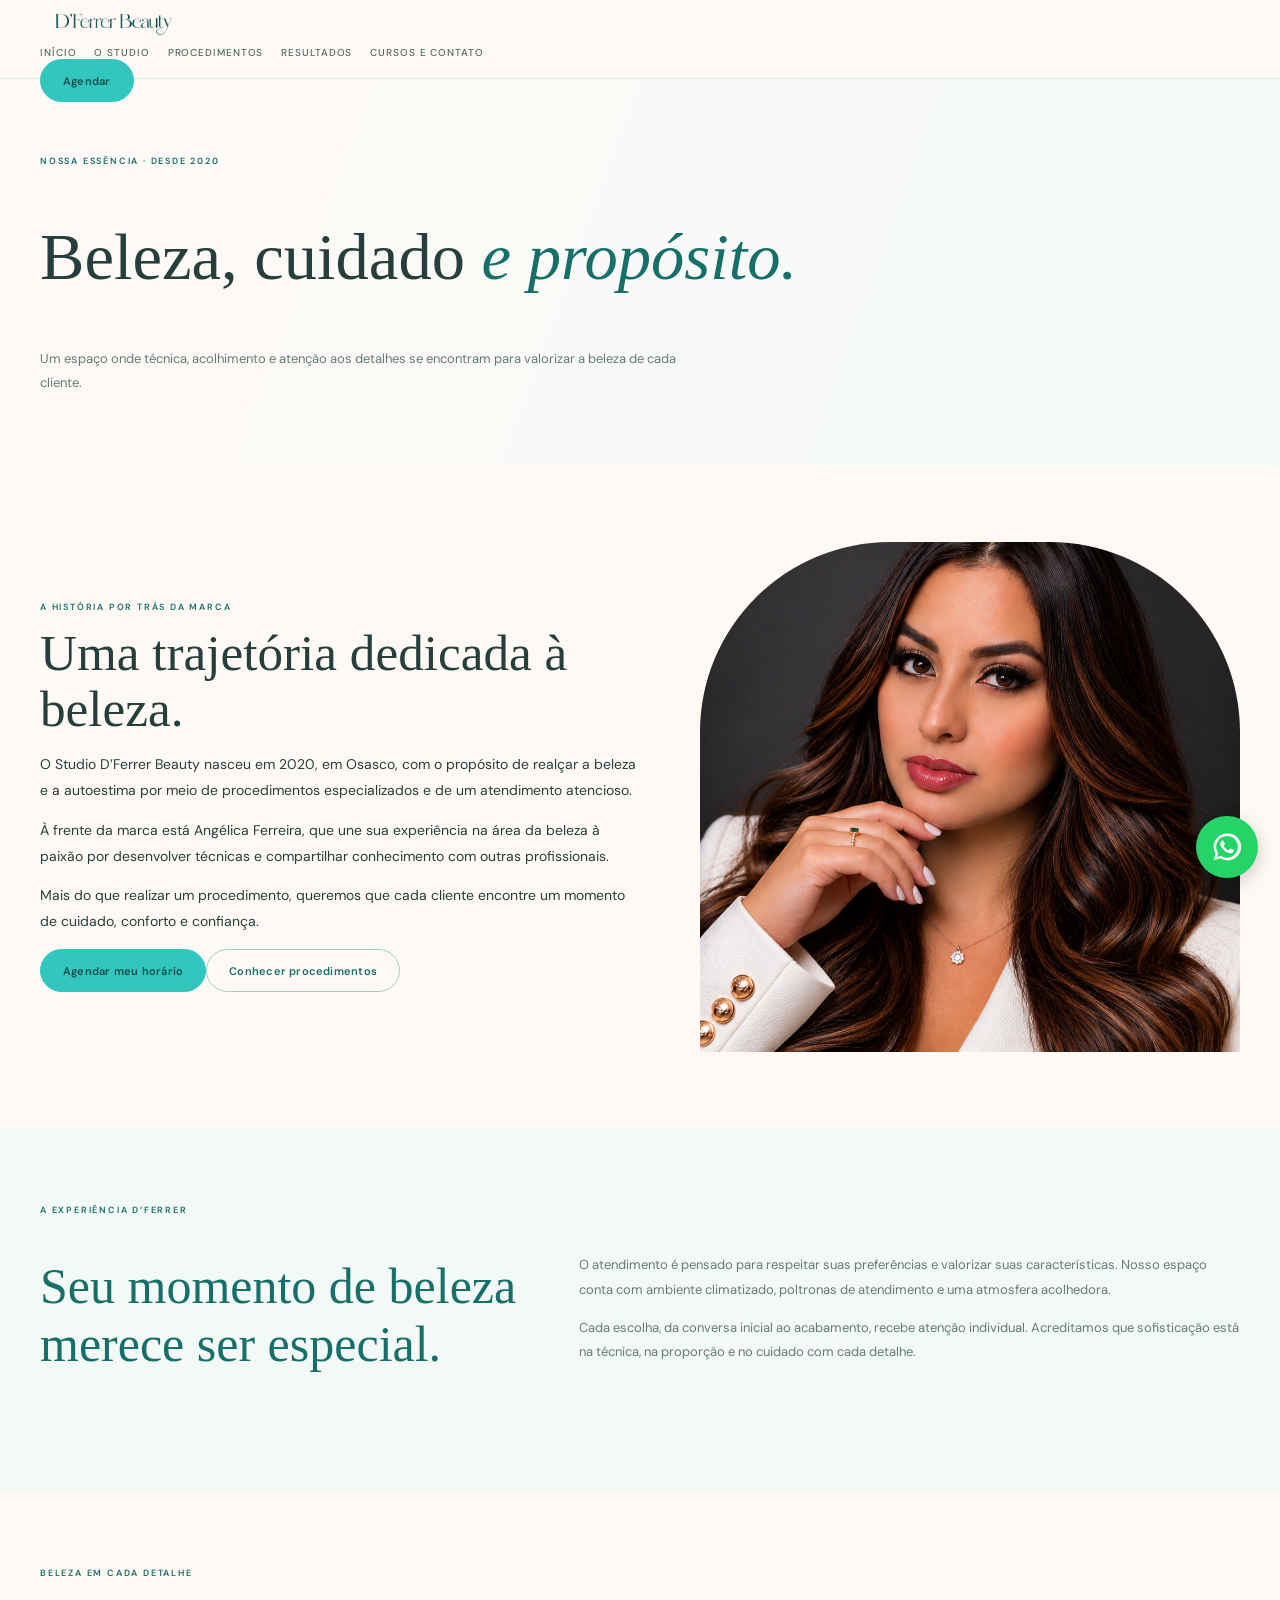
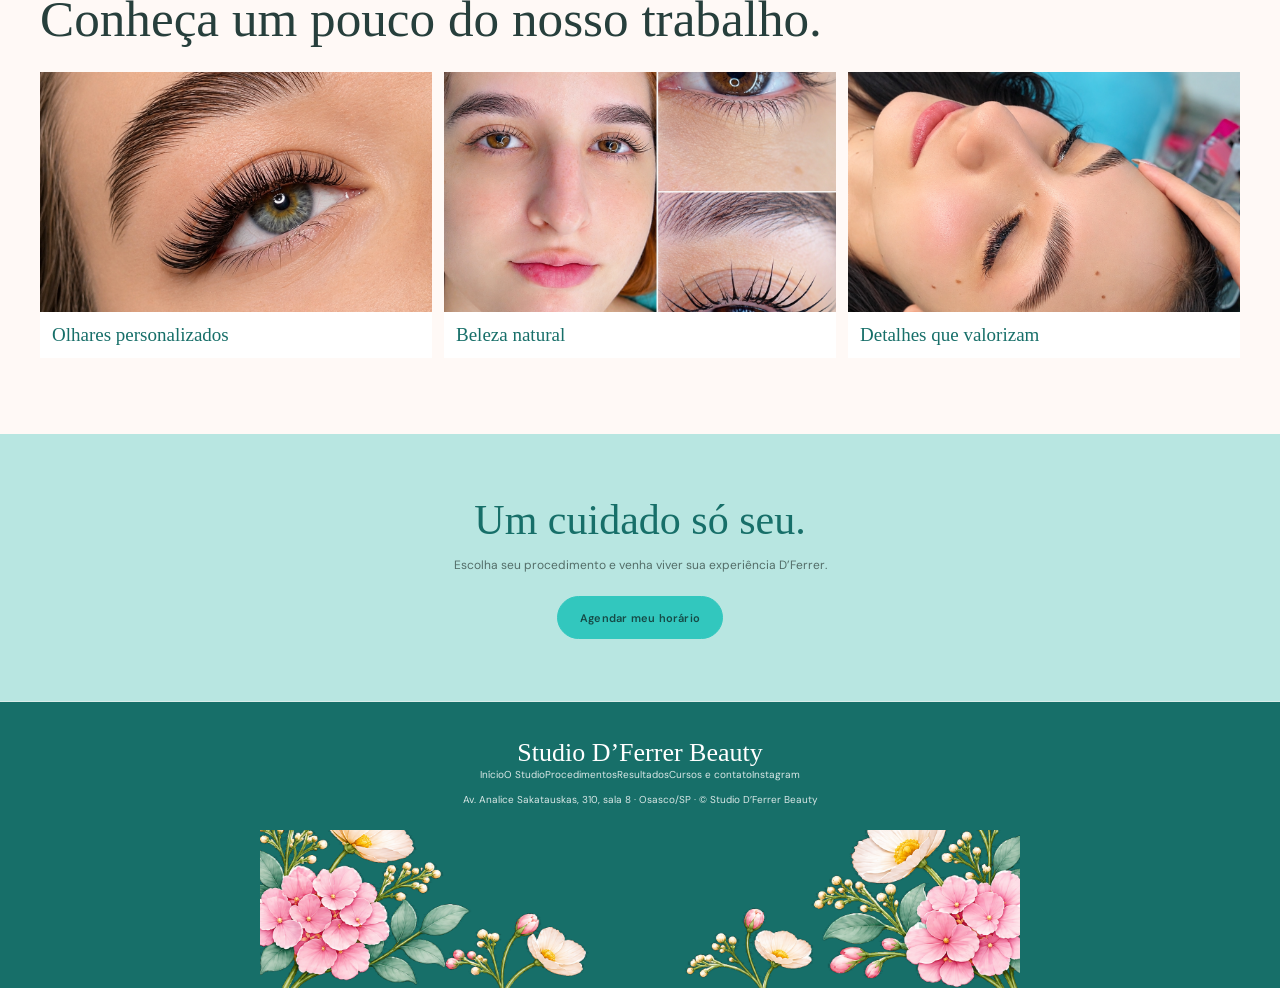
<file: studio.html>
<!doctype html><html lang="pt-BR"><head><meta charset="utf-8"><meta name="viewport" content="width=device-width,initial-scale=1"><meta name="theme-color" content="#32C7BE"><title>O Studio | Studio D’Ferrer Beauty</title><meta name="description" content="Conheça a história do Studio D’Ferrer Beauty, fundado em 2020 em Osasco, e nossa experiência de beleza e cuidado."><meta property="og:title" content="O Studio | Studio D’Ferrer Beauty"><meta property="og:description" content="Conheça a história do Studio D’Ferrer Beauty, fundado em 2020 em Osasco, e nossa experiência de beleza e cuidado."><meta property="og:type" content="website"><meta property="og:locale" content="pt_BR"><link rel="preconnect" href="https://fonts.googleapis.com"><link rel="preconnect" href="https://fonts.gstatic.com" crossorigin><link href="https://fonts.googleapis.com/css2?family=DM+Sans:wght@400;500;600;700&display=swap" rel="stylesheet"><link rel="stylesheet" href="assets/dferrer-editorial.css"><style>
.page-intro{display:grid;grid-template-columns:1fr .9fr;gap:60px;align-items:center}.page-intro img{width:100%;height:510px;object-fit:cover;border-radius:190px 190px 2px 2px}.story-band{background:#F3F9F7}.story-band .container{display:grid;grid-template-columns:.85fr 1.15fr;gap:50px;align-items:center}.story-band h2{font:400 clamp(34px,4vw,50px) "Boston Angel",serif;color:#176F69}.story-band p{font-size:13px;color:#667B77;line-height:1.9}.story-tiles{display:grid;grid-template-columns:repeat(3,1fr);gap:12px;margin-top:26px}.story-tiles img{width:100%;height:240px;object-fit:cover}.story-tiles figure{margin:0;background:#fff}.story-tiles figcaption{padding:12px;font:400 19px "Boston Angel",serif;color:#176F69}.cta-band{padding:62px 0;background:#B8E6E1;text-align:center}.cta-band h2{font:400 42px "Boston Angel",serif;color:#176F69;margin:0 0 10px}.cta-band p{font-size:12px;color:#536D68;margin:0 auto 20px;max-width:500px}.course-feature{display:grid;grid-template-columns:.9fr 1.1fr;gap:45px;align-items:center}.course-feature img{width:100%;height:440px;object-fit:cover;border-radius:160px 160px 2px 2px}.course-option{padding:26px;background:#fff;border:1px solid #DCEAE6}.course-option h3{font-size:26px;color:#176F69}.course-option p{font-size:12px;color:#667B77}.course-option+.course-option{margin-top:12px}.contact-info{display:grid;grid-template-columns:1fr 1fr;gap:14px}.contact-info article{padding:20px;background:#fff;border:1px solid #DCEAE6}.contact-info h3{font-size:21px;color:#176F69}.contact-info p{font-size:11px;color:#667B77}
@media(max-width:700px){.page-intro,.story-band .container,.course-feature{grid-template-columns:1fr;gap:24px}.page-intro img{height:350px}.story-tiles{grid-template-columns:1fr 1fr}.story-tiles img{height:180px}.cta-band h2{font-size:34px}.course-feature img{height:340px}.contact-info{grid-template-columns:1fr}}
</style><link rel="stylesheet" href="assets/dferrer-site.css"></head><body><header class="topbar"><div class="container nav"><a class="brand" href="index.html"><img src="assets/dferrer-beauty-logo-transparente.png" alt="D’Ferrer Beauty" style="width:145px;max-height:46px;object-fit:contain"></a><nav class="page-nav" aria-label="Navegação principal"><a href="index.html">Início</a><a href="studio.html">O Studio</a><a href="procedimentos.html">Procedimentos</a><a href="resultados.html">Resultados</a><a href="cursos-contato.html">Cursos e contato</a></nav><a class="btn" href="https://appfidelizze.com/dferrer" target="_blank" rel="noopener">Agendar</a></div></header><main>
<section class="page-hero"><div class="container"><div class="eyebrow">Nossa essência · Desde 2020</div><h1>Beleza, cuidado <em style="color:#176F69">e propósito.</em></h1><p>Um espaço onde técnica, acolhimento e atenção aos detalhes se encontram para valorizar a beleza de cada cliente.</p></div></section>
<section class="page-section"><div class="container page-intro"><div><div class="eyebrow">A história por trás da marca</div><h2 class="section-title">Uma trajetória dedicada à beleza.</h2><p>O Studio D’Ferrer Beauty nasceu em 2020, em Osasco, com o propósito de realçar a beleza e a autoestima por meio de procedimentos especializados e de um atendimento atencioso.</p><p>À frente da marca está Angélica Ferreira, que une sua experiência na área da beleza à paixão por desenvolver técnicas e compartilhar conhecimento com outras profissionais.</p><p>Mais do que realizar um procedimento, queremos que cada cliente encontre um momento de cuidado, conforto e confiança.</p><div class="page-actions"><a class="btn" href="https://appfidelizze.com/dferrer" target="_blank" rel="noopener">Agendar meu horário</a><a class="btn btn-outline" href="procedimentos.html">Conhecer procedimentos</a></div></div><img src="assets/4F961B9D-B741-4547-84F9-EF9C93CEACAF.png" alt="Angélica Ferreira, fundadora do Studio D’Ferrer" loading="lazy"></div></section>
<section class="page-section story-band"><div class="container"><div><div class="eyebrow">A experiência D’Ferrer</div><h2>Seu momento de beleza merece ser especial.</h2></div><div><p>O atendimento é pensado para respeitar suas preferências e valorizar suas características. Nosso espaço conta com ambiente climatizado, poltronas de atendimento e uma atmosfera acolhedora.</p><p>Cada escolha, da conversa inicial ao acabamento, recebe atenção individual. Acreditamos que sofisticação está na técnica, na proporção e no cuidado com cada detalhe.</p></div></div></section>
<section class="page-section"><div class="container"><div class="eyebrow">Beleza em cada detalhe</div><h2 class="section-title">Conheça um pouco do nosso trabalho.</h2><div class="story-tiles"><figure><img src="assets/CA736EDA-AD29-4BDF-B2FA-392621420169.png" alt="Resultado real de extensão de cílios" loading="lazy"><figcaption>Olhares personalizados</figcaption></figure><figure><img src="assets/CFA244B0-189B-4E66-85FE-82839F388B9E.png" alt="Resultado real de Lash Lifting" loading="lazy"><figcaption>Beleza natural</figcaption></figure><figure><img src="assets/78FCED18-6F0C-4968-A9C8-DA602DCEBD15.png" alt="Resultado real de Brow Lamination" loading="lazy"><figcaption>Detalhes que valorizam</figcaption></figure></div></div></section>
<section class="cta-band"><div class="container"><h2>Um cuidado só seu.</h2><p>Escolha seu procedimento e venha viver sua experiência D’Ferrer.</p><a class="btn" href="https://appfidelizze.com/dferrer" target="_blank" rel="noopener">Agendar meu horário</a></div></section>
</main><footer class="footer"><div class="container footer-inner"><a class="brand" href="index.html">Studio D’Ferrer Beauty</a><div class="footer-links"><a href="index.html">Início</a><a href="studio.html">O Studio</a><a href="procedimentos.html">Procedimentos</a><a href="resultados.html">Resultados</a><a href="cursos-contato.html">Cursos e contato</a><a href="https://www.instagram.com/studiodferrer/" target="_blank" rel="noopener">Instagram</a></div><p>Av. Analice Sakatauskas, 310, sala 8 · Osasco/SP · © Studio D’Ferrer Beauty</p></div></footer><!-- WhatsApp flutuante D’Ferrer: formulário que prepara a mensagem antes de abrir o WhatsApp -->
<div class="df-wa-widget">
 <button class="df-wa-float" type="button" aria-label="Agendar pelo WhatsApp" aria-haspopup="dialog" aria-controls="df-wa-dialog">
  <svg viewBox="0 0 32 32" aria-hidden="true"><path d="M16.02 3.2A12.55 12.55 0 0 0 5.2 22.1L3.5 28.3l6.35-1.66A12.7 12.7 0 1 0 16.02 3.2Zm0 22.95a10.3 10.3 0 0 1-5.25-1.44l-.38-.22-3.77.99 1.01-3.67-.25-.4a10.24 10.24 0 1 1 8.64 4.74Zm5.63-7.68c-.31-.16-1.83-.9-2.11-1-.28-.1-.49-.16-.7.16-.21.31-.8 1-.98 1.2-.18.21-.36.23-.67.08-.31-.16-1.3-.48-2.48-1.52-.92-.82-1.54-1.83-1.72-2.14-.18-.31-.02-.48.14-.64.14-.14.31-.36.47-.54.16-.18.21-.31.31-.52.1-.21.05-.39-.03-.55-.08-.16-.7-1.69-.96-2.31-.25-.6-.51-.52-.7-.53h-.6c-.21 0-.55.08-.83.39-.28.31-1.09 1.06-1.09 2.59s1.12 3.01 1.27 3.22c.16.21 2.2 3.36 5.33 4.71.75.32 1.33.52 1.79.66.75.24 1.43.2 1.97.12.6-.09 1.83-.75 2.09-1.48.26-.73.26-1.35.18-1.48-.08-.13-.28-.21-.6-.36Z"/></svg>
 </button>
 <div class="df-wa-backdrop" id="df-wa-dialog" role="dialog" aria-modal="true" aria-labelledby="df-wa-title" aria-hidden="true">
  <section class="df-wa-panel">
   <header class="df-wa-header">
    <div><h2 id="df-wa-title">Agendar no WhatsApp</h2><p>Studio D’Ferrer Beauty · Osasco</p></div>
    <button class="df-wa-close" type="button" aria-label="Fechar formulário">×</button>
   </header>
   <form class="df-wa-form">
    <p class="df-wa-intro">Preencha seus dados e sua mensagem será preparada para o nosso WhatsApp.</p>
    <label>Nome <span>*</span><input name="nome" type="text" placeholder="Seu nome" autocomplete="name" required></label>
    <label>Telefone / WhatsApp<input name="telefone" type="tel" placeholder="(11) 90000-0000" autocomplete="tel"></label>
    <label>E-mail<input name="email" type="email" placeholder="seuemail@exemplo.com" autocomplete="email"></label>
    <label>Serviço desejado <span>*</span>
     <select name="servico" required>
      <option value="">Selecione...</option>
      <optgroup label="Extensão de cílios"><option>Cílios leves</option><option>Volume médio</option><option>Cílios +30 dias</option></optgroup>
      <option>Lash Lifting</option><option>Design de sobrancelhas</option><option>Brow Lamination</option><option>Hydra Gloss</option><option>Quero uma orientação</option>
     </select>
    </label>
    <label>Melhor dia e horário<input name="horario" type="text" placeholder="Ex.: sábado de manhã"></label>
    <label>Observação<textarea name="observacao" rows="3" placeholder="Algo que queira contar antes?"></textarea></label>
    <button class="df-wa-submit" type="submit">
     <svg viewBox="0 0 32 32" aria-hidden="true"><path d="M16.02 3.2A12.55 12.55 0 0 0 5.2 22.1L3.5 28.3l6.35-1.66A12.7 12.7 0 1 0 16.02 3.2Zm0 22.95a10.3 10.3 0 0 1-5.25-1.44l-.38-.22-3.77.99 1.01-3.67-.25-.4a10.24 10.24 0 1 1 8.64 4.74Zm5.63-7.68c-.31-.16-1.83-.9-2.11-1-.28-.1-.49-.16-.7.16-.21.31-.8 1-.98 1.2-.18.21-.36.23-.67.08-.31-.16-1.3-.48-2.48-1.52-.92-.82-1.54-1.83-1.72-2.14-.18-.31-.02-.48.14-.64.14-.14.31-.36.47-.54.16-.18.21-.31.31-.52.1-.21.05-.39-.03-.55-.08-.16-.7-1.69-.96-2.31-.25-.6-.51-.52-.7-.53h-.6c-.21 0-.55.08-.83.39-.28.31-1.09 1.06-1.09 2.59s1.12 3.01 1.27 3.22c.16.21 2.2 3.36 5.33 4.71.75.32 1.33.52 1.79.66.75.24 1.43.2 1.97.12.6-.09 1.83-.75 2.09-1.48.26-.73.26-1.35.18-1.48-.08-.13-.28-.21-.6-.36Z"/></svg>
     Enviar no WhatsApp
    </button>
   </form>
  </section>
 </div>
</div>
<script>
(()=>{const root=document.querySelector('.df-wa-widget');if(!root||root.dataset.ready)return;root.dataset.ready='1';const open=root.querySelector('.df-wa-float'),backdrop=root.querySelector('.df-wa-backdrop'),close=root.querySelector('.df-wa-close'),form=root.querySelector('.df-wa-form'),first=form.querySelector('[name="nome"]');function show(){backdrop.classList.add('is-open');backdrop.setAttribute('aria-hidden','false');document.body.classList.add('df-wa-lock');setTimeout(()=>first.focus(),50)}function hide(){backdrop.classList.remove('is-open');backdrop.setAttribute('aria-hidden','true');document.body.classList.remove('df-wa-lock');open.focus()}open.addEventListener('click',show);close.addEventListener('click',hide);backdrop.addEventListener('click',e=>{if(e.target===backdrop)hide()});document.addEventListener('keydown',e=>{if(e.key==='Escape'&&backdrop.classList.contains('is-open'))hide()});form.addEventListener('submit',e=>{e.preventDefault();if(!form.reportValidity())return;const d=new FormData(form);const lines=['Olá! Gostaria de agendar um horário no Studio D’Ferrer Beauty.','', 'Nome: '+d.get('nome'),'Telefone/WhatsApp: '+(d.get('telefone')||'Não informado'),'E-mail: '+(d.get('email')||'Não informado'),'Serviço desejado: '+d.get('servico'),'Melhor dia e horário: '+(d.get('horario')||'A combinar'),'Observação: '+(d.get('observacao')||'Nenhuma')];const url='https://wa.me/5511940507965?text='+encodeURIComponent(lines.join('\n'));window.open(url,'_blank','noopener,noreferrer')})})();
</script></body></html>
</file>
<file: assets/dferrer-site.css>
@font-face{font-family:"Boston Angel";src:url("./boston-angel-regular.woff2") format("woff2");font-style:normal;font-weight:400;font-display:swap}
:root{--tiffany:#32C7BE;--mint:#B8E6E1;--pink:#FFD6E5;--yellow:#FBE7B5;--paper:#FFF9F6;--ink:#264B48;--deep:#075F5B;--muted:#71817C;--line:#D9ECE8;--display:"Boston Angel",Georgia,serif;--body:"DM Sans",Arial,sans-serif}
*{box-sizing:border-box}html{scroll-behavior:smooth;scroll-padding-top:24px}body{margin:0;background:var(--paper);color:var(--ink);font-family:var(--body);-webkit-font-smoothing:antialiased}a{color:inherit;text-decoration:none}img{display:block;max-width:100%}.container{width:min(1120px,calc(100% - 48px));margin:0 auto}
.brand-header{height:94px;display:flex;align-items:center;justify-content:center;background:var(--paper);border-bottom:1px solid var(--line)}.brand-header img{width:230px;max-height:68px;object-fit:contain}
.home-carousel{position:relative;width:100%;height:min(72vh,650px);min-height:390px;overflow:hidden;background:#EAF5F2}.home-slide{position:absolute;inset:0;opacity:0;transition:opacity .7s ease}.home-slide.active{opacity:1}.home-slide img{width:100%;height:100%;object-fit:cover;object-position:center}.carousel-shade{position:absolute;inset:auto 0 0;height:28%;background:linear-gradient(transparent,rgba(0,0,0,.17));pointer-events:none}.carousel-controls{position:absolute;bottom:22px;left:0;right:0;display:flex;align-items:center;justify-content:center;gap:9px}.carousel-dot{width:7px;height:7px;border:0;border-radius:50%;padding:0;background:#ffffffa8;cursor:pointer}.carousel-dot.active{width:23px;border-radius:9px;background:#fff}.carousel-arrow{position:absolute;top:50%;transform:translateY(-50%);width:40px;height:40px;border:1px solid #ffffffa8;border-radius:50%;background:#fff9;color:var(--deep);font-size:24px;cursor:pointer}.carousel-prev{left:18px}.carousel-next{right:18px}
.welcome{padding:64px 0 58px;text-align:center;background:linear-gradient(145deg,#FFF9F6 0%,#F9F1EF 100%)}.welcome h1{max-width:850px;margin:0 auto 20px;color:#35232F;font:400 clamp(37px,6vw,65px)/1.08 var(--display);letter-spacing:-.025em}.welcome h1 em{color:#087F79;font-style:normal}.welcome p{max-width:760px;margin:0 auto 25px;color:#77716F;font-size:16px;line-height:1.85}.actions{display:flex;justify-content:center;gap:12px;flex-wrap:wrap}.btn{min-height:44px;display:inline-flex;align-items:center;justify-content:center;padding:0 25px;border-radius:26px;background:var(--tiffany);color:#064F4B;font-size:12px;font-weight:600;letter-spacing:.01em;border:1px solid var(--tiffany);transition:.2s}.btn.secondary{background:transparent;border-color:#D8C4CC;color:#604D56}.btn:hover{transform:translateY(-2px);filter:brightness(.98)}
.stats{padding:20px 0 58px;background:#F9F1EF}.stats-grid{display:grid;grid-template-columns:repeat(3,1fr);gap:16px;text-align:center}.stat strong{display:block;color:#087F79;font:400 clamp(27px,4vw,39px)/1.1 var(--display)}.stat span{display:block;margin-top:6px;color:#7D7775;font-size:12px}
.benefits{padding:76px 0 78px;text-align:center;background:var(--paper)}.eyebrow{color:#087F79;font-size:11px;letter-spacing:.13em;text-transform:uppercase}.benefits h2,.section-title{margin:13px 0 16px;color:#35232F;font:400 clamp(34px,5vw,49px)/1.12 var(--display)}.benefits p{max-width:730px;margin:0 auto;color:#817A77;font-size:15px;line-height:1.85}.benefit-grid{display:grid;grid-template-columns:repeat(3,1fr);gap:16px;margin-top:34px;text-align:left}.benefit{padding:23px 22px;border:1px solid #F0E3E7;border-radius:18px;background:#fff}.benefit h3{margin:0 0 8px;color:var(--deep);font:400 24px/1.1 var(--display)}.benefit p{font-size:13px;margin:0;line-height:1.7}
.home-procedures{padding:75px 0 90px;background:#F5FAF8}.home-procedures .section-title{text-align:center}.home-procedures .lead{text-align:center;color:var(--muted);font-size:14px;line-height:1.8;margin:-4px auto 32px;max-width:640px}.home-category{margin:44px 0 0}.home-category h3{margin:0 0 18px;color:var(--deep);font:400 clamp(28px,4vw,37px)/1.1 var(--display)}.home-category h3 small{display:block;margin-top:7px;color:#16766F;font:500 10px var(--body);letter-spacing:.12em;text-transform:uppercase}.mini-grid{display:grid;grid-template-columns:repeat(3,minmax(0,1fr));gap:14px}.mini-card{padding:0 0 16px;background:#fff;border:1px solid var(--line);border-radius:15px;overflow:hidden}.mini-card img{width:100%;height:190px;object-fit:cover;object-position:center}.mini-card .no-photo{height:190px;display:grid;place-items:center;background:linear-gradient(145deg,#E7F4F1,#FFF9F6 65%,#FBEAF0);color:var(--deep);font:400 32px var(--display)}.mini-card h4{margin:14px 15px 0;color:var(--deep);font:400 22px/1.1 var(--display)}.mini-card a{display:inline-flex;margin:12px 15px 0;color:#087F79;font-size:11px;font-weight:600;border-bottom:1px solid var(--mint);padding-bottom:4px}
.footer{padding:36px 20px 28px;text-align:center;color:#7E8A85;font-size:11px;border-top:1px solid var(--line)}.footer img{width:190px;margin:0 auto 16px}.footer a{color:var(--deep)}
@media(max-width:700px){.brand-header{height:78px}.brand-header img{width:195px;max-height:58px}.home-carousel{height:58vh;min-height:340px;max-height:520px}.carousel-arrow{width:34px;height:34px;font-size:20px}.welcome{padding:43px 0 35px}.container{width:calc(100% - 34px)}.welcome h1{font-size:42px}.welcome p{font-size:14px;line-height:1.8}.btn{min-height:42px;padding:0 21px;font-size:11px}.stats{padding:16px 0 42px}.stats-grid{gap:8px}.stat span{font-size:10px}.benefits{padding:54px 0}.benefit-grid{grid-template-columns:1fr;gap:10px;margin-top:25px}.benefit{padding:18px}.home-procedures{padding:54px 0 65px}.mini-grid{grid-template-columns:repeat(2,minmax(0,1fr));gap:11px}.mini-card img,.mini-card .no-photo{height:145px}.mini-card h4{font-size:19px;margin:11px 11px 0}.mini-card a{margin:10px 11px 0;font-size:10px}.home-category{margin-top:34px}}
@media(max-width:380px){.mini-grid{grid-template-columns:1fr}.mini-card img,.mini-card .no-photo{height:190px}}
@media(prefers-reduced-motion:reduce){html{scroll-behavior:auto}.home-slide{transition:none}.btn{transition:none}}
/* Catálogo de procedimentos — cards editoriais com foto em largura total */
.procedures-page{padding:54px 0 88px;background:#FFF9F6}
.procedures-intro{text-align:center;max-width:760px;margin:0 auto 48px}
.procedures-intro h1{margin:12px 0;color:#075F5B;font:400 clamp(38px,5vw,58px)/1.08 "Boston Angel",Georgia,serif}
.procedures-intro p{margin:0;color:#71817C;font-size:15px;line-height:1.8}
.procedure-group{margin:54px 0 0;scroll-margin-top:25px}
.procedure-group-title{margin:0 0 21px;color:#075F5B;font:400 clamp(30px,4vw,42px)/1.1 "Boston Angel",Georgia,serif}
.procedure-group-title span{display:block;margin-top:7px;color:#A17B89;font:500 10px "DM Sans",sans-serif;letter-spacing:.15em;text-transform:uppercase}
.procedure-grid{display:grid;grid-template-columns:repeat(3,minmax(0,1fr));gap:20px;align-items:stretch}
.procedure-card{min-width:0;background:#fff;border:1px solid #D9ECE8;border-radius:17px;overflow:hidden;display:flex;flex-direction:column;box-shadow:0 8px 24px rgba(7,95,91,.055);transition:transform .22s,box-shadow .22s}
.procedure-card:hover{transform:translateY(-3px);box-shadow:0 13px 30px rgba(7,95,91,.1)}
.procedure-photo{width:100%;height:245px;overflow:hidden;background:#EDF7F4;display:block}
.procedure-photo img{width:100%;height:100%;object-fit:cover;object-position:center;display:block}
.procedure-photo.no-image{display:grid;place-items:center;background:linear-gradient(145deg,#E6F4F1,#FFF9F6 70%,#FCEEF2);color:#79BDB5;font:400 34px "Boston Angel",Georgia,serif}
.procedure-copy{padding:18px 19px 20px;display:flex;flex:1;flex-direction:column;align-items:flex-start}
.procedure-index{margin:0 0 8px;color:#A17B89;font-size:9px;font-weight:600;letter-spacing:.14em;text-transform:uppercase}
.procedure-copy h3{margin:0 0 9px;color:#075F5B;font:400 27px/1.08 "Boston Angel",Georgia,serif}
.procedure-copy p{margin:0 0 18px;color:#71817C;font-size:12px;line-height:1.75}
.procedure-book{margin-top:auto;display:inline-flex;min-height:39px;align-items:center;justify-content:center;padding:0 18px;border:1px solid #32C7BE;border-radius:24px;background:#FFF9F6;color:#075F5B;font-size:10px;font-weight:600}
.procedure-book:hover{background:#B8E6E1}
.procedure-note{margin:30px 0 0;color:#8A817A;font-size:11px;line-height:1.7}
.procedures-footer{padding:30px 18px;text-align:center;border-top:1px solid #D9ECE8;color:#71817C;font-size:11px}
.procedures-footer img{width:175px;margin:0 auto 12px}
@media(max-width:850px){.procedure-grid{grid-template-columns:repeat(2,minmax(0,1fr));gap:14px}.procedure-photo{height:220px}}
@media(max-width:620px){.procedures-page{padding:38px 0 64px}.procedures-intro{margin-bottom:35px}.procedures-intro h1{font-size:42px}.procedures-intro p{font-size:13px}.procedure-group{margin-top:38px}.procedure-grid{grid-template-columns:1fr;gap:16px}.procedure-card{width:100%;max-width:560px;margin:0 auto;border-radius:15px}.procedure-photo{height:auto;aspect-ratio:1.35/1}.procedure-copy{padding:16px 17px 18px}.procedure-copy h3{font-size:27px}.procedure-copy p{font-size:12px}.procedure-book{min-height:38px}}

/* Assinatura floral D’Ferrer — decoração fixa no rodapé de todas as páginas */
footer,.footer,.procedures-footer{
 position:relative!important;
 isolation:isolate;
 overflow:hidden!important;
 padding-bottom:168px!important;
}
footer::after,.footer::after,.procedures-footer::after{
 content:"";
 position:absolute;
 z-index:0;
 left:0;
 right:0;
 bottom:0;
 width:100%;
 height:158px;
 background-image:url("./footer-flores-dferrer-transparente.png");
 background-repeat:no-repeat;
 background-position:center bottom;
 background-size:min(100%, 760px) auto;
 pointer-events:none;
}
footer>* ,.footer>* ,.procedures-footer>*{position:relative;z-index:1}
@media(max-width:700px){
 footer,.footer,.procedures-footer{padding-bottom:132px!important}
 footer::after,.footer::after,.procedures-footer::after{
  height:126px;
  background-size:100% auto;
 }
}


/* História da fundadora — seção editorial após os procedimentos */
.founder-story{position:relative;isolation:isolate;overflow:hidden;background:#FFF9F6;padding:76px 24px 30px;color:#315E59;border-top:1px solid #D8ECE8}
.founder-story-inner{width:min(1080px,100%);margin:0 auto;display:grid;grid-template-columns:minmax(230px,.78fr) minmax(0,1.22fr);gap:clamp(32px,6vw,82px);align-items:center}
.founder-story-mark{min-height:440px;position:relative;display:flex;align-items:center;justify-content:center;overflow:hidden;background:linear-gradient(145deg,#E6F4F1 0%,#F7F4F0 60%,#FCEAF0 100%);border:1px solid #CBE6E1;border-radius:180px 180px 4px 4px}
.founder-story-mark:before,.founder-story-mark:after{content:"";position:absolute;border:1px solid rgba(50,145,136,.24);border-radius:50%;width:76%;aspect-ratio:1}
.founder-story-mark:after{width:58%;border-color:rgba(50,145,136,.18)}
.founder-story-mark span{position:relative;z-index:1;color:#075F5B;font:400 clamp(58px,8vw,92px)/1 "Boston Angel",Georgia,serif;letter-spacing:-.06em}
.founder-story-mark i{position:absolute;bottom:26px;width:44px;height:1px;background:#32C7BE}
.founder-story-copy .eyebrow{display:block;color:#318E86;font-size:10px;letter-spacing:.19em;text-transform:uppercase;font-weight:700;margin-bottom:13px}
.founder-story-copy h2{margin:0 0 19px;color:#075F5B;font:400 clamp(36px,4.2vw,52px)/1.08 "Boston Angel",Georgia,serif}
.founder-story-copy p{font-size:13px;line-height:1.9;color:#657873;margin:0 0 13px}
.founder-story-copy .founder-story-lead{font-size:16px;line-height:1.7;color:#315E59;margin-bottom:18px}
.founder-story-signature{padding-top:12px!important;color:#315E59!important}
.founder-story-signature strong{display:block;margin-top:8px;color:#075F5B;font:400 29px/1.2 "Boston Angel",Georgia,serif}
.founder-story-signature span{display:block;margin-top:3px;color:#82928D;font-size:9px;letter-spacing:.12em;text-transform:uppercase}
.founder-story-note{width:min(1080px,100%);margin:42px auto 0;padding:17px 0 0;border-top:1px solid #D8ECE8;display:flex;justify-content:center;gap:clamp(18px,5vw,60px);color:#66817C;font-size:9px;letter-spacing:.15em;text-transform:uppercase}
@media(max-width:760px){
 .founder-story{padding:52px 20px 24px}
 .founder-story-inner{grid-template-columns:1fr;gap:28px;max-width:540px}
 .founder-story-mark{min-height:210px;max-height:230px;border-radius:130px 130px 4px 4px}
 .founder-story-mark span{font-size:65px}
 .founder-story-copy h2{font-size:39px}
 .founder-story-copy .founder-story-lead{font-size:15px}
 .founder-story-copy p{font-size:12px;line-height:1.85}
 .founder-story-note{margin-top:28px;gap:13px;flex-wrap:wrap;font-size:8px}
}


/* Retrato real da fundadora */
.founder-story-mark.founder-story-portrait{display:block!important;min-height:0!important;height:100%;aspect-ratio:4/5;max-height:560px;border-radius:180px 180px 5px 5px!important;overflow:hidden!important;background:#E6F4F1!important;border:1px solid #B8E6E1!important}
.founder-story-mark.founder-story-portrait:before,.founder-story-mark.founder-story-portrait:after,.founder-story-mark.founder-story-portrait i{display:none!important}
.founder-story-mark.founder-story-portrait img{display:block!important;width:100%!important;height:100%!important;object-fit:cover!important;object-position:center 25%!important}
@media(max-width:760px){
 .founder-story-mark.founder-story-portrait{width:100%!important;max-width:390px!important;min-height:0!important;height:auto!important;aspect-ratio:4/5!important;margin:0 auto!important;border-radius:150px 150px 4px 4px!important}
 .founder-story-mark.founder-story-portrait img{object-position:center 22%!important}
}


/* Ajuste do retrato da Angélica: foto ampla, sem moldura decorativa */
.founder-story-mark.founder-story-portrait{
 width:100%!important;
 max-width:none!important;
 min-height:0!important;
 height:auto!important;
 aspect-ratio:4/5!important;
 max-height:none!important;
 border:0!important;
 border-radius:0!important;
 background:transparent!important;
 box-shadow:none!important;
 overflow:hidden!important;
}
.founder-story-mark.founder-story-portrait img{
 width:100%!important;
 height:100%!important;
 display:block!important;
 object-fit:cover!important;
 object-position:center 22%!important;
}
@media(max-width:760px){
 .founder-story-mark.founder-story-portrait{
  width:calc(100% + 40px)!important;
  max-width:none!important;
  margin:0 -20px!important;
  aspect-ratio:4/5!important;
  border-radius:0!important;
 }
 .founder-story-inner{gap:30px!important}
 .founder-story-mark.founder-story-portrait img{object-position:center 20%!important}
}


/* Cursos D’Ferrer — seção antes do rodapé */
.dferrer-courses{background:#F5FAF8;padding:70px 22px 76px;border-top:1px solid #D9ECE8}
.dferrer-courses-inner{width:min(1080px,100%);margin:0 auto}
.dferrer-courses-heading{text-align:center;max-width:680px;margin:0 auto 34px}
.dferrer-courses-heading .eyebrow{color:#087F79}
.dferrer-courses-heading h2{margin:12px 0;color:#075F5B;font:400 clamp(34px,5vw,48px)/1.12 "Boston Angel",Georgia,serif}
.dferrer-courses-heading p{margin:0;color:#71817C;font-size:14px;line-height:1.8}
.dferrer-course-grid{display:grid;grid-template-columns:repeat(2,minmax(0,1fr));gap:22px;align-items:stretch}
.dferrer-course-card{background:#FFF9F6;border:1px solid #D9ECE8;border-radius:17px;overflow:hidden;display:flex;flex-direction:column;box-shadow:0 8px 24px rgba(7,95,91,.045)}
.dferrer-course-gallery{padding:13px 13px 0}
.dferrer-course-gallery-placeholder{min-height:260px;height:100%;display:flex;flex-direction:column;align-items:center;justify-content:center;gap:12px;text-align:center;padding:25px;background:linear-gradient(145deg,#E6F4F1,#FFF9F6 65%,#FCEAF0);border:1px dashed #9BD6CE;border-radius:10px;color:#075F5B}
.gallery-mark{font:400 46px/1 "Boston Angel",Georgia,serif}
.dferrer-course-gallery-placeholder strong{font:400 28px/1.1 "Boston Angel",Georgia,serif}
.dferrer-course-gallery-placeholder small{max-width:230px;color:#71817C;font-size:11px;line-height:1.6}
.gallery-dots{color:#32C7BE;font-size:10px;letter-spacing:7px}
.dferrer-online-art{min-height:286px;margin:13px 13px 0;display:flex;flex-direction:column;align-items:center;justify-content:center;gap:13px;text-align:center;background:linear-gradient(145deg,#DDF2EE 0%,#FFF9F6 58%,#FCE8EF 100%);border:1px solid #CBE6E1;border-radius:10px;color:#075F5B;position:relative;overflow:hidden}
.dferrer-online-art:before,.dferrer-online-art:after{content:"";position:absolute;width:76%;aspect-ratio:1;border:1px solid rgba(50,145,136,.2);border-radius:50%}
.dferrer-online-art:after{width:58%}
.dferrer-online-art>*{position:relative;z-index:1}
.dferrer-online-small{font-size:9px;letter-spacing:.22em;color:#318E86}
.dferrer-online-title{font:400 clamp(42px,5vw,58px)/.94 "Boston Angel",Georgia,serif;letter-spacing:-.03em}
.dferrer-online-title em{font-style:normal;color:#087F79}
.dferrer-online-line{width:48px;height:1px;background:#32C7BE}
.dferrer-online-caption{font-size:10px;letter-spacing:.12em;text-transform:uppercase;color:#71817C}
.dferrer-course-content{padding:22px 23px 24px;display:flex;flex-direction:column;align-items:flex-start;flex:1}
.dferrer-course-kicker{font-size:9px;font-weight:700;letter-spacing:.16em;text-transform:uppercase;color:#087F79}
.dferrer-course-content h3{margin:8px 0 10px;color:#075F5B;font:400 30px/1.1 "Boston Angel",Georgia,serif}
.dferrer-course-content p{margin:0 0 20px;color:#657873;font-size:12px;line-height:1.8}
.dferrer-course-button{margin-top:auto;min-height:41px;display:inline-flex;align-items:center;justify-content:center;padding:0 19px;border:1px solid #32C7BE;border-radius:24px;background:#32C7BE;color:#075F5B;font-size:11px;font-weight:600;text-align:center;transition:filter .2s}
.dferrer-course-button:hover{filter:brightness(.97)}
@media(max-width:700px){
 .dferrer-courses{padding:52px 18px 58px}
 .dferrer-courses-heading{margin-bottom:25px}
 .dferrer-course-grid{grid-template-columns:1fr;gap:17px}
 .dferrer-course-gallery-placeholder{min-height:220px}
 .dferrer-online-art{min-height:230px}
 .dferrer-course-content{padding:19px 19px 22px}
 .dferrer-course-content h3{font-size:28px}
}


/* Destaque editorial para o universo educacional */
.dferrer-courses-heading .eyebrow{display:block;font-size:10px;letter-spacing:.19em;text-transform:uppercase}
.dferrer-courses-heading h2 em{font-style:italic;color:#087F79}
.dferrer-course-grid{grid-template-columns:minmax(0,1fr);justify-items:center;gap:22px}
.dferrer-course-presential{width:100%;max-width:880px;background:#E8F5F2;border-color:#C8E7E1;border-radius:18px;box-shadow:0 12px 32px rgba(7,95,91,.055)}
.dferrer-course-presential .dferrer-course-gallery{padding:17px 17px 0}
.dferrer-course-presential .dferrer-course-gallery-placeholder{min-height:320px;border:0;border-radius:10px;background:linear-gradient(135deg,#D8EFEB 0%,#F8F7F2 55%,#FBEAF0 100%)}
.dferrer-course-presential .dferrer-course-gallery-placeholder strong{font-size:clamp(27px,4vw,38px)}
.dferrer-course-presential .dferrer-course-content{padding:26px 30px 30px}
.dferrer-course-presential .dferrer-course-content h3{font-size:clamp(31px,4vw,40px)}
.dferrer-course-presential .dferrer-course-content .dferrer-presential-highlight{margin:2px 0 12px;color:#087F79;font:italic 400 clamp(22px,3vw,30px)/1.22 "Boston Angel",Georgia,serif}
.dferrer-course-presential .dferrer-course-content>p:not(.dferrer-presential-highlight){max-width:650px;font-size:14px;line-height:1.85}
.dferrer-course-presential .dferrer-course-button{min-height:44px;padding:0 22px}
.dferrer-course-online{width:100%;max-width:560px}
@media(max-width:700px){
 .dferrer-courses-heading h2{font-size:35px;line-height:1.12}
 .dferrer-course-presential .dferrer-course-gallery{padding:12px 12px 0}
 .dferrer-course-presential .dferrer-course-gallery-placeholder{min-height:230px}
 .dferrer-course-presential .dferrer-course-content{padding:21px 20px 23px}
 .dferrer-course-presential .dferrer-course-content .dferrer-presential-highlight{font-size:25px}
 .dferrer-course-presential .dferrer-course-content>p:not(.dferrer-presential-highlight){font-size:13px}
 .dferrer-course-presential .dferrer-course-button{width:100%;padding:0 12px}
}


/* Botão flutuante e formulário de agendamento pelo WhatsApp — todas as páginas */
.df-wa-widget{position:relative;z-index:9998}
.df-wa-float{position:fixed!important;right:22px!important;bottom:calc(22px + env(safe-area-inset-bottom,0px))!important;z-index:9998!important;width:62px!important;height:62px!important;padding:0!important;border:0!important;border-radius:50%!important;background:#25D366!important;color:#fff!important;display:grid!important;place-items:center!important;box-shadow:0 5px 18px rgba(0,0,0,.2)!important;cursor:pointer!important}
.df-wa-float svg{width:34px;height:34px;fill:currentColor;display:block}
.df-wa-float:focus-visible,.df-wa-close:focus-visible,.df-wa-submit:focus-visible{outline:3px solid #32C7BE;outline-offset:3px}
.df-wa-backdrop{position:fixed;inset:0;z-index:9999;background:rgba(34,43,41,.58);display:none;align-items:center;justify-content:center;padding:18px;overflow-y:auto}
.df-wa-backdrop.is-open{display:flex}
.df-wa-panel{width:min(100%,620px);max-height:calc(100dvh - 36px);overflow:auto;background:#FFF;border-radius:22px;box-shadow:0 22px 80px rgba(0,0,0,.22);color:#4C5E59}
.df-wa-header{position:sticky;top:0;z-index:2;display:flex;align-items:center;justify-content:space-between;gap:16px;padding:20px 24px;background:#25D366;color:#fff}
.df-wa-header h2{margin:0;font:400 28px/1.15 "Boston Angel",Georgia,serif;color:#fff}
.df-wa-header p{margin:4px 0 0;font:400 12px/1.4 "DM Sans",Arial,sans-serif;color:rgba(255,255,255,.9)}
.df-wa-close{width:40px;height:40px;flex:0 0 40px;border:0;background:transparent;color:#fff;font:300 34px/1 "DM Sans",Arial,sans-serif;cursor:pointer}
.df-wa-form{padding:22px 24px 24px;display:grid;gap:14px}
.df-wa-intro{margin:0 0 3px;color:#7C8985;font-size:13px;line-height:1.65}
.df-wa-form label{display:grid;gap:6px;color:#52645F;font-size:12px;font-weight:600}
.df-wa-form label>span{display:inline;color:#087F79}
.df-wa-form input,.df-wa-form select,.df-wa-form textarea{width:100%;min-height:46px;padding:11px 13px;border:1px solid #D8E8E4;border-radius:12px;background:#FFFDFC;color:#344D49;font:400 14px "DM Sans",Arial,sans-serif;outline:none}
.df-wa-form textarea{min-height:82px;resize:vertical}
.df-wa-form input::placeholder,.df-wa-form textarea::placeholder{color:#A2AAA7}
.df-wa-form input:focus,.df-wa-form select:focus,.df-wa-form textarea:focus{border-color:#32C7BE;box-shadow:0 0 0 3px rgba(50,199,190,.15)}
.df-wa-submit{min-height:50px;margin-top:3px;padding:10px 18px;border:0;border-radius:28px;background:#25D366;color:#fff;font:600 14px "DM Sans",Arial,sans-serif;display:flex;align-items:center;justify-content:center;gap:10px;cursor:pointer}
.df-wa-submit svg{width:22px;height:22px;fill:currentColor}
body.df-wa-lock{overflow:hidden}
@media(max-width:600px){
 .df-wa-float{right:16px!important;bottom:calc(18px + env(safe-area-inset-bottom,0px))!important;width:58px!important;height:58px!important}
 .df-wa-backdrop{padding:10px;align-items:flex-end}
 .df-wa-panel{width:100%;max-height:calc(100dvh - 20px);border-radius:20px}
 .df-wa-header{padding:17px 18px}
 .df-wa-header h2{font-size:25px}
 .df-wa-form{padding:17px 18px 20px;gap:11px}
 .df-wa-form input,.df-wa-form select{min-height:44px}
 .df-wa-submit{min-height:48px}
}


/* Depoimentos de clientes — carrossel editorial D’Ferrer */
.dferrer-testimonials{padding:76px 20px 82px;background:linear-gradient(180deg,#FBEFEA 0%,#F7E8E2 100%);position:relative;overflow:hidden}
.dferrer-testimonials-inner{width:min(100%,920px);margin:0 auto;padding:42px 42px 34px;border-radius:30px;background:#fff;box-shadow:0 10px 34px rgba(78,58,48,.07);text-align:center}
.dferrer-testimonials-heading{max-width:650px;margin:0 auto 28px}
.dferrer-testimonials-heading .eyebrow{display:inline-block;margin-bottom:13px;color:#087F79;font-size:10px;letter-spacing:.17em;text-transform:uppercase}
.dferrer-testimonials-heading h2{margin:0 0 12px;color:#183F3B;font:400 clamp(34px,5vw,48px)/1.13 "Boston Angel",Georgia,serif;letter-spacing:-.025em}
.dferrer-testimonials-heading h2 em{color:#087F79;font-style:italic}
.dferrer-testimonials-heading p{max-width:530px;margin:0 auto;color:#73817D;font-size:13px;line-height:1.8}
.dferrer-review-slider{position:relative;display:flex;align-items:center;gap:12px}
.dferrer-review-window{width:100%;overflow:hidden;border-radius:24px}
.dferrer-review-track{display:flex;align-items:stretch;transition:transform .45s cubic-bezier(.2,.75,.25,1);will-change:transform}
.dferrer-review-card{flex:0 0 100%;box-sizing:border-box;min-height:340px;padding:30px 34px 32px;border:1.5px solid #DCE8E6;border-radius:24px;background:#fff;text-align:left;display:flex;flex-direction:column}
.dferrer-review-top{display:flex;align-items:center;gap:14px;margin-bottom:15px}
.dferrer-review-avatar{width:54px;height:54px;flex:0 0 54px;border-radius:50%;display:grid;place-items:center;background:#E3F4F1;color:#087F79;font:400 25px "Boston Angel",Georgia,serif}
.dferrer-review-top h3{margin:0 0 3px;color:#174E49;font:400 20px/1.2 "Boston Angel",Georgia,serif}
.dferrer-review-top div>span{color:#8A9692;font-size:10px;letter-spacing:.04em}
.dferrer-review-stars{margin:0 0 13px;color:#D5B36A;font-size:19px;letter-spacing:3px}
.dferrer-review-card blockquote{margin:0;color:#65736F;font:400 17px/1.72 "Boston Angel",Georgia,serif}
.dferrer-review-arrow{width:38px;height:38px;flex:0 0 38px;padding:0;border:1px solid #D8E8E4;border-radius:50%;background:#fff;color:#087F79;font:300 30px/1 "DM Sans",Arial,sans-serif;cursor:pointer;transition:background .2s,color .2s}
.dferrer-review-arrow:hover{background:#32C7BE;color:#075F5B}
.dferrer-review-dots{display:flex;justify-content:center;flex-wrap:wrap;gap:10px;margin:22px auto 0}
.dferrer-review-dot{width:9px;height:9px;padding:0;border:0;border-radius:50%;background:#D7E8E4;cursor:pointer;transition:transform .2s,background .2s}
.dferrer-review-dot.active{background:#087F79;transform:scale(1.25)}
.dferrer-review-footnote{margin:16px 0 0;color:#9AA6A2;font-size:10px;letter-spacing:.04em}
@media(max-width:700px){
 .dferrer-testimonials{padding:44px 14px 50px}
 .dferrer-testimonials-inner{padding:28px 15px 25px;border-radius:24px}
 .dferrer-testimonials-heading{margin-bottom:22px}
 .dferrer-testimonials-heading h2{font-size:35px}
 .dferrer-testimonials-heading p{font-size:12px}
 .dferrer-review-slider{gap:3px}
 .dferrer-review-card{min-height:380px;padding:23px 19px 24px;border-radius:20px}
 .dferrer-review-top{gap:11px}
 .dferrer-review-avatar{width:47px;height:47px;flex-basis:47px}
 .dferrer-review-top h3{font-size:18px}
 .dferrer-review-card blockquote{font-size:16px;line-height:1.72}
 .dferrer-review-arrow{width:27px;height:32px;flex-basis:27px;border:0;background:transparent;font-size:27px}
 .dferrer-review-dots{gap:8px;margin-top:19px}
}
@media(prefers-reduced-motion:reduce){.dferrer-review-track,.dferrer-review-arrow,.dferrer-review-dot{transition:none}}

/* Depoimentos: cards mais largos, baixos e delicados */
.dferrer-testimonials{padding:58px 16px 62px}
.dferrer-testimonials-inner{width:min(100%,1040px);padding:34px 34px 28px;border-radius:26px}
.dferrer-testimonials-heading{margin-bottom:22px}
.dferrer-testimonials-heading h2{font-size:clamp(32px,4.2vw,44px);line-height:1.08}
.dferrer-testimonials-heading p{font-size:12px;line-height:1.65}
.dferrer-review-slider{display:block;padding:0}
.dferrer-review-window{width:100%;border-radius:20px}
.dferrer-review-card{min-height:0;padding:24px 34px 26px;border-radius:20px}
.dferrer-review-top{gap:12px;margin-bottom:10px}
.dferrer-review-avatar{width:46px;height:46px;flex-basis:46px;font-size:22px}
.dferrer-review-top h3{font-size:19px}
.dferrer-review-stars{margin-bottom:9px;font-size:17px;letter-spacing:2px}
.dferrer-review-card blockquote{font-size:15px;line-height:1.55}
.dferrer-review-arrow{position:absolute;z-index:2;top:50%;transform:translateY(-50%);width:30px;height:34px;flex-basis:30px;background:rgba(255,255,255,.92);box-shadow:0 2px 8px rgba(30,80,70,.08);font-size:25px}
.dferrer-review-prev{left:-13px}
.dferrer-review-next{right:-13px}
.dferrer-review-dots{margin-top:16px;gap:8px}
.dferrer-review-dot{width:7px;height:7px}
@media(max-width:700px){
 .dferrer-testimonials{padding:34px 10px 38px}
 .dferrer-testimonials-inner{width:100%;padding:23px 12px 21px;border-radius:20px}
 .dferrer-testimonials-heading{margin-bottom:17px}
 .dferrer-testimonials-heading h2{font-size:30px;line-height:1.08}
 .dferrer-testimonials-heading p{font-size:11px;line-height:1.55}
 .dferrer-review-slider{gap:0}
 .dferrer-review-window{border-radius:16px}
 .dferrer-review-card{min-height:0;padding:19px 23px 20px;border-radius:16px}
 .dferrer-review-top{gap:9px;margin-bottom:8px}
 .dferrer-review-avatar{width:39px;height:39px;flex-basis:39px;font-size:20px}
 .dferrer-review-top h3{font-size:16px}
 .dferrer-review-top div>span{font-size:9px}
 .dferrer-review-stars{font-size:15px;margin-bottom:7px;letter-spacing:1.5px}
 .dferrer-review-card blockquote{font-size:14px;line-height:1.48}
 .dferrer-review-arrow{width:23px;height:28px;flex-basis:23px;font-size:22px}
 .dferrer-review-prev{left:-7px}
 .dferrer-review-next{right:-7px}
 .dferrer-review-dots{margin-top:13px}
}

/* Carrossel das alunas — fotos ocupam toda a área, sem margens internas */
.dferrer-student-carousel{position:relative;padding:0 0 34px!important}
.dferrer-student-viewport{width:100%;overflow:hidden;border-radius:14px;background:#E4F2EF;touch-action:pan-y}
.dferrer-student-track{display:flex;transition:transform .4s ease;will-change:transform}
.dferrer-course-slide{flex:0 0 100%;width:100%;aspect-ratio:16/10;overflow:hidden;background:#EAF4F1}
.dferrer-course-slide img{display:block;width:100%;height:100%;object-fit:cover;object-position:center}
.dferrer-student-arrow{position:absolute;top:calc((100% - 34px)/2);width:34px;height:34px;border:1px solid rgba(8,127,121,.2);border-radius:50%;background:rgba(255,255,255,.94);color:#087F79;font:300 26px/1 Arial,sans-serif;box-shadow:0 2px 9px rgba(7,95,91,.12);cursor:pointer}
.dferrer-student-prev{left:12px}
.dferrer-student-next{right:12px}
.dferrer-student-count{position:absolute;right:14px;bottom:8px;padding:4px 9px;border-radius:20px;background:rgba(255,255,255,.9);color:#087F79;font-size:10px;letter-spacing:.06em}
@media(max-width:700px){
 .dferrer-student-carousel{padding:0 0 30px!important}
 .dferrer-course-slide{aspect-ratio:4/3}
 .dferrer-student-arrow{top:calc((100% - 30px)/2);width:30px;height:30px;font-size:23px}
 .dferrer-student-prev{left:10px}
 .dferrer-student-next{right:10px}
 .dferrer-student-count{right:12px;bottom:6px}
}
@media(prefers-reduced-motion:reduce){.dferrer-student-track{transition:none}}

/* Carrossel de imagens do card Lash Lifting */
.lash-lifting-carousel{position:relative;height:245px;overflow:hidden;background:#EDF7F4}
.lash-lifting-viewport{width:100%;height:100%;overflow:hidden;touch-action:pan-y}
.lash-lifting-track{display:flex;width:100%;height:100%;transition:transform .38s ease}
.lash-lifting-slide{flex:0 0 100%;width:100%;height:100%}
.lash-lifting-slide img{display:block;width:100%;height:100%;object-fit:cover;object-position:center}
.lash-lifting-arrow{position:absolute;top:50%;transform:translateY(-50%);width:30px;height:30px;padding:0;border:1px solid rgba(255,255,255,.8);border-radius:50%;background:rgba(255,255,255,.88);color:#087F79;font:300 24px/1 Arial,sans-serif;box-shadow:0 2px 8px rgba(0,0,0,.12);cursor:pointer}
.lash-lifting-prev{left:9px}
.lash-lifting-next{right:9px}
.lash-lifting-dots{position:absolute;left:0;right:0;bottom:9px;display:flex;justify-content:center;gap:7px}
.lash-lifting-dot{width:7px;height:7px;padding:0;border:1px solid white;border-radius:50%;background:rgba(255,255,255,.5);cursor:pointer}
.lash-lifting-dot.active{background:#32C7BE;border-color:#32C7BE;transform:scale(1.2)}
@media(prefers-reduced-motion:reduce){.lash-lifting-track{transition:none}}

/* Carrossel de imagens do card Brow Lamination */
.brow-lamination-carousel{position:relative;height:245px;overflow:hidden;background:#EDF7F4}
.brow-lamination-viewport{width:100%;height:100%;overflow:hidden;touch-action:pan-y}
.brow-lamination-track{display:flex;width:100%;height:100%;transition:transform .38s ease}
.brow-lamination-slide{flex:0 0 100%;width:100%;height:100%}
.brow-lamination-slide img{display:block;width:100%;height:100%;object-fit:cover;object-position:center}
.brow-lamination-arrow{position:absolute;top:50%;transform:translateY(-50%);width:30px;height:30px;padding:0;border:1px solid rgba(255,255,255,.8);border-radius:50%;background:rgba(255,255,255,.88);color:#087F79;font:300 24px/1 Arial,sans-serif;box-shadow:0 2px 8px rgba(0,0,0,.12);cursor:pointer}
.brow-lamination-prev{left:9px}
.brow-lamination-next{right:9px}
.brow-lamination-dots{position:absolute;left:0;right:0;bottom:9px;display:flex;justify-content:center;gap:7px}
.brow-lamination-dot{width:7px;height:7px;padding:0;border:1px solid white;border-radius:50%;background:rgba(255,255,255,.5);cursor:pointer}
.brow-lamination-dot.active{background:#32C7BE;border-color:#32C7BE;transform:scale(1.2)}
@media(prefers-reduced-motion:reduce){.brow-lamination-track{transition:none}}

/* Carrossel de fotos da técnica Fio a Fio */
.fio-a-fio-carousel{position:relative;height:245px;overflow:hidden;background:#EDF7F4}
.fio-a-fio-viewport{width:100%;height:100%;overflow:hidden;touch-action:pan-y}
.fio-a-fio-track{display:flex;width:100%;height:100%;transition:transform .38s ease}
.fio-a-fio-slide{flex:0 0 100%;width:100%;height:100%}
.fio-a-fio-slide img{display:block;width:100%;height:100%;object-fit:cover;object-position:center}
.fio-a-fio-arrow{position:absolute;top:50%;transform:translateY(-50%);width:30px;height:30px;padding:0;border:1px solid rgba(255,255,255,.8);border-radius:50%;background:rgba(255,255,255,.9);color:#087F79;font:300 24px/1 Arial,sans-serif;box-shadow:0 2px 8px rgba(0,0,0,.12);cursor:pointer}
.fio-a-fio-prev{left:9px}
.fio-a-fio-next{right:9px}
.fio-a-fio-count{position:absolute;right:10px;bottom:9px;padding:4px 9px;border-radius:20px;background:rgba(255,255,255,.9);color:#087F79;font-size:10px;letter-spacing:.05em}

/* Carrossel de fotos do Volume Brasileiro */
.volume-brasileiro-carousel{position:relative;height:245px;overflow:hidden;background:#EDF7F4}
.volume-brasileiro-viewport{width:100%;height:100%;overflow:hidden;touch-action:pan-y}
.volume-brasileiro-track{display:flex;width:100%;height:100%;transition:transform .38s ease}
.volume-brasileiro-slide{flex:0 0 100%;width:100%;height:100%}
.volume-brasileiro-slide img{display:block;width:100%;height:100%;object-fit:cover;object-position:center}
.volume-brasileiro-arrow{position:absolute;top:50%;transform:translateY(-50%);width:30px;height:30px;padding:0;border:1px solid rgba(255,255,255,.8);border-radius:50%;background:rgba(255,255,255,.9);color:#087F79;font:300 24px/1 Arial,sans-serif;box-shadow:0 2px 8px rgba(0,0,0,.12);cursor:pointer}
.volume-brasileiro-prev{left:9px}
.volume-brasileiro-next{right:9px}
.volume-brasileiro-count{position:absolute;right:10px;bottom:9px;padding:4px 9px;border-radius:20px;background:rgba(255,255,255,.9);color:#087F79;font-size:10px;letter-spacing:.05em}

/* Carrossel — Design simples */
.design-simples-carousel{position:relative;overflow:hidden;background:#f7f7f7}
.design-simples-track,.design-simples-slide{width:100%;height:100%}
.design-simples-slide{display:none;position:absolute;inset:0}
.design-simples-slide.active{display:block}
.design-simples-slide img{display:block;width:100%;height:100%;object-fit:cover;object-position:center}
.design-simples-arrow{position:absolute;top:50%;transform:translateY(-50%);z-index:2;width:30px;height:30px;border:0;border-radius:50%;background:rgba(255,255,255,.88);color:#267f79;font-size:23px;line-height:1;cursor:pointer}
.design-simples-prev{left:9px}.design-simples-next{right:9px}
.design-simples-count{position:absolute;right:10px;bottom:9px;z-index:2;padding:3px 8px;border-radius:20px;background:rgba(0,0,0,.48);color:#fff;font-size:10px}

/* Carrossel — Hydra Gloss */
.hydra-gloss-carousel{position:relative;overflow:hidden;background:#f7f7f7}
.hydra-gloss-track,.hydra-gloss-slide{width:100%;height:100%}
.hydra-gloss-slide{display:none;position:absolute;inset:0}
.hydra-gloss-slide.active{display:block}
.hydra-gloss-slide img{display:block;width:100%;height:100%;object-fit:cover;object-position:center}
.hydra-gloss-arrow{position:absolute;top:50%;transform:translateY(-50%);z-index:2;width:30px;height:30px;border:0;border-radius:50%;background:rgba(255,255,255,.88);color:#267f79;font-size:23px;line-height:1;cursor:pointer}
.hydra-gloss-prev{left:9px}.hydra-gloss-next{right:9px}
.hydra-gloss-count{position:absolute;right:10px;bottom:9px;z-index:2;padding:3px 8px;border-radius:20px;background:rgba(0,0,0,.48);color:#fff;font-size:10px}

/* Carrossel — Volume Shine */
.volume-shine-carousel{position:relative;overflow:hidden;background:#f7f7f7}
.volume-shine-track,.volume-shine-slide{width:100%;height:100%}
.volume-shine-slide{display:none;position:absolute;inset:0}
.volume-shine-slide.active{display:block}
.volume-shine-slide img{display:block;width:100%;height:100%;object-fit:cover;object-position:center}
.volume-shine-arrow{position:absolute;top:50%;transform:translateY(-50%);z-index:2;width:30px;height:30px;border:0;border-radius:50%;background:rgba(255,255,255,.88);color:#267f79;font-size:23px;line-height:1;cursor:pointer}
.volume-shine-prev{left:9px}.volume-shine-next{right:9px}
.volume-shine-count{position:absolute;right:10px;bottom:9px;z-index:2;padding:3px 8px;border-radius:20px;background:rgba(0,0,0,.48);color:#fff;font-size:10px}

/* Carrossel — Express Brasileiro */
.express-brasileiro-carousel{position:relative;overflow:hidden;background:#f7f7f7}
.express-brasileiro-track,.express-brasileiro-slide{width:100%;height:100%}
.express-brasileiro-slide{display:none;position:absolute;inset:0}
.express-brasileiro-slide.active{display:block}
.express-brasileiro-slide img{display:block;width:100%;height:100%;object-fit:cover;object-position:center}
.express-brasileiro-arrow{position:absolute;top:50%;transform:translateY(-50%);z-index:2;width:30px;height:30px;border:0;border-radius:50%;background:rgba(255,255,255,.88);color:#267f79;font-size:23px;line-height:1;cursor:pointer}
.express-brasileiro-prev{left:9px}.express-brasileiro-next{right:9px}
.express-brasileiro-count{position:absolute;right:10px;bottom:9px;z-index:2;padding:3px 8px;border-radius:20px;background:rgba(0,0,0,.48);color:#fff;font-size:10px}

/* Ajuste de enquadramento das fotos dos procedimentos — mobile */
@media(max-width:620px){
 .procedure-photo{height:auto!important;aspect-ratio:1/1!important;background:#f5faf8!important;}
 .procedure-photo>img,.procedure-photo .brow-lamination-slide img,.procedure-photo .lash-lifting-slide img,.procedure-photo .fio-a-fio-slide img,.procedure-photo .volume-brasileiro-slide img,.procedure-photo .design-simples-slide img,.procedure-photo .hydra-gloss-slide img,.procedure-photo .volume-shine-slide img,.procedure-photo .express-brasileiro-slide img{width:100%!important;height:100%!important;object-fit:contain!important;object-position:center center!important;}
 .procedure-photo .brow-lamination-viewport,.procedure-photo .brow-lamination-track,.procedure-photo .brow-lamination-slide,.procedure-photo .design-simples-track,.procedure-photo .design-simples-slide{height:100%!important;}
}

/* Carrossel — Hiper Brasileiro */
.hiper-brasileiro-carousel{position:relative;overflow:hidden;background:#f7f7f7}
.hiper-brasileiro-track,.hiper-brasileiro-slide{width:100%;height:100%}
.hiper-brasileiro-slide{display:none;position:absolute;inset:0}
.hiper-brasileiro-slide.active{display:block}
.hiper-brasileiro-slide img{display:block;width:100%;height:100%;object-fit:cover;object-position:center}
.hiper-brasileiro-arrow{position:absolute;top:50%;transform:translateY(-50%);z-index:2;width:30px;height:30px;border:0;border-radius:50%;background:rgba(255,255,255,.88);color:#267f79;font-size:23px;line-height:1;cursor:pointer}
.hiper-brasileiro-prev{left:9px}.hiper-brasileiro-next{right:9px}
.hiper-brasileiro-count{position:absolute;right:10px;bottom:9px;z-index:2;padding:3px 8px;border-radius:20px;background:rgba(0,0,0,.48);color:#fff;font-size:10px}

/* Carrossel — Volume Turquesa */
.volume-turquesa-carousel{position:relative;overflow:hidden;background:#f7f7f7}
.volume-turquesa-track,.volume-turquesa-slide{width:100%;height:100%}
.volume-turquesa-slide{display:none;position:absolute;inset:0}
.volume-turquesa-slide.active{display:block}
.volume-turquesa-slide img{display:block;width:100%;height:100%;object-fit:cover;object-position:center}
.volume-turquesa-arrow{position:absolute;top:50%;transform:translateY(-50%);z-index:2;width:30px;height:30px;border:0;border-radius:50%;background:rgba(255,255,255,.88);color:#267f79;font-size:23px;line-height:1;cursor:pointer}
.volume-turquesa-prev{left:9px}.volume-turquesa-next{right:9px}
.volume-turquesa-count{position:absolute;right:10px;bottom:9px;z-index:2;padding:3px 8px;border-radius:20px;background:rgba(0,0,0,.48);color:#fff;font-size:10px}


/* Aumenta o destaque do card de formação presencial no celular */
@media(max-width:700px){
 .dferrer-courses{padding-left:8px!important;padding-right:8px!important}
 .dferrer-courses-inner{width:100%!important}
 .dferrer-course-presential{width:100%!important;max-width:none!important;border-radius:20px!important}
 .dferrer-course-presential .dferrer-course-gallery{padding:8px 8px 0!important}
 .dferrer-course-presential .dferrer-student-carousel{padding-bottom:34px!important}
 .dferrer-course-presential .dferrer-course-slide{aspect-ratio:1/1!important}
 .dferrer-course-presential .dferrer-course-content{padding:25px 22px 27px!important}
}


/* Arte enviada para o card do curso on-line */
.dferrer-online-image{min-height:0!important;padding:0!important;background:transparent!important;border:0!important;overflow:hidden!important}
.dferrer-online-image img{display:block;width:100%;height:auto;max-height:560px;object-fit:contain;border-radius:10px}


/* Ajuste da altura da foto no card Curso on-line — mobile */
@media(max-width:700px){
 .dferrer-course-online .dferrer-online-image{height:500px!important;max-height:500px!important;min-height:0!important;aspect-ratio:auto!important}
 .dferrer-course-online .dferrer-online-image img{width:100%!important;height:100%!important;max-height:none!important;object-fit:cover!important;object-position:center center!important}
}
</file>
<file: assets/dferrer-editorial.css>
/* D’Ferrer Beauty — editorial design system */
@font-face{font-family:"Boston Angel";src:url("./boston-angel-regular.woff2") format("woff2");font-style:normal;font-weight:400;font-display:swap}
:root{--df-t:#32C7BE;--df-tl:#B8E6E1;--df-y:#FBE7B5;--df-p:#FFD6E5;--df-paper:#FFF9F6;--df-ink:#273F3C;--df-muted:#667B77;--df-deep:#176F69;--df-line:#DCEAE6;--df-white:#fff;--df-display:"Boston Angel",Georgia,serif;--df-body:"DM Sans",Arial,sans-serif}
html{scroll-behavior:smooth;scroll-padding-top:92px}
body{margin:0;background:var(--df-paper)!important;color:var(--df-ink)!important;font-family:var(--df-body)!important;font-size:14px}
h1,h2,h3,h4,.section-title,.brand,.wordmark,.signature,.photo-caption,.section-label{font-family:var(--df-display)!important;font-weight:400!important;letter-spacing:0!important;font-style:normal!important}
h1{font-size:clamp(42px,5.2vw,70px)!important;line-height:1.04!important}
h2.section-title,.section-title{font-size:clamp(34px,4vw,52px)!important;line-height:1.08!important}
h3{font-size:clamp(22px,2.5vw,30px)!important;line-height:1.12!important}
p{line-height:1.85}
a{transition:color .25s,background .25s,border-color .25s,transform .25s}
.container,.wrap{width:min(1200px,calc(100% - 64px))!important}
.topbar,header:not(.procedures-header){background:rgba(255,249,246,.94)!important;border-bottom:1px solid var(--df-line)!important;backdrop-filter:blur(16px)}
.topbar{position:sticky;top:0;z-index:30}
.nav{height:78px!important;gap:24px}
.brand,.wordmark{font-size:26px!important;color:var(--df-deep)!important;letter-spacing:0!important;text-transform:none!important}
.brand-mark{width:36px!important;height:36px!important;border:1px solid var(--df-t)!important;color:var(--df-deep)!important}
.navlinks,.site-links,.page-nav{display:flex;align-items:center;gap:23px!important;font:500 10px var(--df-body)!important;letter-spacing:.09em!important;text-transform:uppercase;color:#526A65!important}
.navlinks a,.site-links a,.page-nav a{color:#526A65!important}
.navlinks a:hover,.site-links a:hover,.page-nav a:hover{color:var(--df-deep)!important}
.btn,.book,.service-card-link,.service-booking,.wa-submit,.back{
 min-height:43px!important;height:auto!important;padding:0 22px!important;display:inline-flex!important;align-items:center!important;justify-content:center!important;
 border-radius:30px!important;background:var(--df-t)!important;color:#164B47!important;border:1px solid var(--df-t)!important;
 box-shadow:none!important;font:600 11px var(--df-body)!important;letter-spacing:.02em!important;text-transform:none!important;transform:none!important
}
.btn:hover,.book:hover,.service-card-link:hover,.service-booking:hover,.wa-submit:hover{background:var(--df-deep)!important;border-color:var(--df-deep)!important;color:#fff!important}
.btn-outline{background:transparent!important;color:var(--df-deep)!important;border:1px solid #9CCFC8!important}
.btn-outline:hover{background:var(--df-tl)!important;color:var(--df-deep)!important}
.menu-toggle{color:var(--df-deep)!important}
.eyebrow,.section-kicker,.section-label{font:600 9px var(--df-body)!important;letter-spacing:.2em!important;text-transform:uppercase;color:var(--df-deep)!important}
.section-title{color:var(--df-ink)!important;margin:12px 0 16px!important}
.section-lead,.hero-copy,.about-text p,.founder-copy p,.contact-copy p{max-width:650px;color:var(--df-muted)!important;font:400 13px/1.9 var(--df-body)!important}
.center .section-lead{margin-left:auto;margin-right:auto}
.hero{padding:52px 0 66px!important;background:var(--df-paper)!important;position:relative;overflow:hidden}
.hero:after{content:"";position:absolute;right:-150px;top:-220px;width:540px;height:540px;border-radius:50%;background:var(--df-tl);opacity:.32;pointer-events:none}
.hero-grid{position:relative;z-index:1;grid-template-columns:.9fr 1.1fr!important;gap:70px!important;align-items:center!important}
.hero h1{color:var(--df-ink)!important;max-width:510px;margin:17px 0 20px!important}
.hero h1 em{color:var(--df-deep)!important;font-style:normal!important}
.hero-copy{font-size:14px!important;max-width:440px;margin-bottom:24px!important}
.hero-actions{gap:10px!important}
.hero-note{font-size:9px!important;letter-spacing:.15em!important;color:var(--df-muted)!important}
.hero-visual{min-height:520px!important}
.hero-photo{inset:0 8% 0 8%!important;border:7px solid #fff!important;border-radius:240px 240px 4px 4px!important;box-shadow:0 18px 50px rgba(31,87,78,.11)!important;overflow:hidden}
.hero-photo img{width:100%;height:100%;object-fit:cover;object-position:center 30%;filter:none!important}
.photo-caption{right:0!important;bottom:30px!important;padding:17px 23px!important;background:#fff!important;color:var(--df-deep)!important;font-size:22px!important;box-shadow:0 10px 30px rgba(31,87,78,.08)!important}
.butterfly{color:var(--df-t)!important}
.stats{padding:20px 0 46px!important;background:var(--df-tl)!important}
.stats-grid{display:grid;grid-template-columns:repeat(3,1fr);gap:12px!important;border:0!important}
.stat{background:rgba(255,255,255,.75)!important;border:1px solid rgba(23,111,105,.12)!important;border-radius:4px!important;padding:19px 12px!important;text-align:center}
.stat strong{font:400 34px var(--df-display)!important;color:var(--df-deep)!important}
.stat span{font:500 9px var(--df-body)!important;letter-spacing:.1em!important;text-transform:uppercase;color:#506D67!important}
.universes{padding:76px 0 82px;background:#F5FAF8}
.universes-head{display:flex;align-items:end;justify-content:space-between;gap:30px;margin-bottom:30px}
.universes-head .section-lead{max-width:380px;margin:0 0 5px}
.universe-grid{display:grid;grid-template-columns:repeat(4,minmax(0,1fr));gap:14px}
.universe-card{position:relative;display:flex;flex-direction:column;min-height:350px;background:#fff;border:1px solid var(--df-line);overflow:hidden;text-decoration:none;color:var(--df-ink)}
.universe-card img{width:100%;height:225px;object-fit:cover;transition:transform .5s}
.universe-card:hover img{transform:scale(1.035)}
.universe-card-copy{padding:19px 18px 22px}
.universe-card h3{font-size:24px!important;color:var(--df-deep)!important;margin:0 0 8px}
.universe-card p{font-size:11px;color:var(--df-muted);line-height:1.7;margin:0 0 13px}
.universe-card span{font:600 9px var(--df-body);letter-spacing:.1em;text-transform:uppercase;color:var(--df-deep)}
.instagram-work{padding:72px 0!important;background:var(--df-paper)!important}
.instagram-track{gap:14px!important}
.instagram-card{background:#fff!important;border:1px solid var(--df-line)!important;border-radius:4px!important;overflow:hidden}
.instagram-profile-link{display:inline-flex;margin-top:25px;color:var(--df-deep)!important;font:600 10px var(--df-body)!important;letter-spacing:.12em;text-transform:uppercase}
.services{padding:82px 0!important;background:#F3F9F7!important}
.services .section-title{max-width:720px;margin-left:auto!important;margin-right:auto!important}
.service-grid{gap:15px!important;background:none!important;border:0!important}
.service-card{background:#fff!important;border:1px solid var(--df-line)!important;border-radius:4px!important;overflow:hidden!important;box-shadow:none!important;transition:transform .3s,box-shadow .3s!important}
.service-card:hover{transform:translateY(-4px)!important;box-shadow:0 14px 32px rgba(33,86,79,.08)!important}
.service-photo-placeholder{background:#EAF5F2!important;min-height:0!important}
.service-photo-placeholder img{width:100%;height:100%;object-fit:cover!important;filter:none!important}
.service-card-content{padding:18px 18px 21px!important}
.service-number{font:600 8px var(--df-body)!important;letter-spacing:.16em!important;color:var(--df-deep)!important}
.service-card h3{font-size:25px!important;color:var(--df-ink)!important;margin:8px 0!important}
.service-card p{font:400 11px/1.75 var(--df-body)!important;color:var(--df-muted)!important}
.service-card-link{margin-top:12px!important;min-height:37px!important;padding:0 17px!important}
.service-grid-individual .service-card:nth-child(n+7){display:none!important}
.services .view-all-services{display:inline-flex;margin-top:30px}
.intro,.founder-story{padding:82px 0!important;background:var(--df-paper)!important}
.founder-grid{display:grid;grid-template-columns:.92fr 1.08fr;gap:68px!important;align-items:center;margin-top:35px}
.founder-portrait{position:relative;height:550px!important;background:var(--df-tl)!important;border-radius:180px 180px 2px 2px!important;overflow:hidden}
.founder-portrait img{width:100%;height:100%;object-fit:cover;object-position:center 25%;filter:none!important}
.founder-portrait span{position:absolute;left:18px;bottom:18px;padding:10px 14px;background:#fff;color:var(--df-deep);font:500 9px var(--df-body);letter-spacing:.12em;text-transform:uppercase}
.founder-copy h3{font-size:36px!important;color:var(--df-deep)!important;margin:12px 0 18px}
.founder-copy p{margin:0 0 13px}
.signature{font-size:26px!important;color:var(--df-deep)!important;margin-top:22px}
.results{padding:82px 0!important;background:#F5FAF8!important}
.gallery{display:grid;grid-template-columns:repeat(4,minmax(0,1fr));gap:12px!important;margin-top:32px}
.gallery-item{position:relative;aspect-ratio:4/5;overflow:hidden;background:var(--df-tl)!important;border-radius:2px!important}
.gallery-item img{width:100%;height:100%;object-fit:cover;transition:transform .5s;filter:none!important}
.gallery-item:hover img{transform:scale(1.04)}
.gallery-label{position:absolute;left:10px;bottom:10px;padding:8px 11px;background:#fff;color:var(--df-deep)!important;font:500 9px var(--df-body)!important;letter-spacing:.08em!important}
.difference{padding:76px 0!important;background:var(--df-tl)!important}
.benefits{display:grid;grid-template-columns:repeat(4,1fr);gap:12px!important;margin-top:28px}
.benefit{background:rgba(255,255,255,.82)!important;border:1px solid rgba(23,111,105,.12)!important;border-radius:4px!important;padding:24px 18px!important}
.benefit-icon{width:38px!important;height:38px!important;border:1px solid var(--df-tl)!important;border-radius:50%!important;color:var(--df-deep)!important;background:#fff!important}
.benefit h3{font-size:22px!important;color:var(--df-deep)!important;margin:14px 0 7px}
.benefit p{font-size:11px!important;color:var(--df-muted)!important}
.testimonials{padding:80px 0!important;background:var(--df-paper)!important}
.reviews-grid{gap:13px!important}
.review-card{background:#fff!important;border:1px solid var(--df-line)!important;border-radius:4px!important;padding:22px!important;box-shadow:none!important}
.review-card p{font-size:12px!important;line-height:1.8!important;color:var(--df-muted)!important}
.review-card strong{font:400 20px var(--df-display)!important;color:var(--df-deep)!important}
.review-stars{color:#B89556!important;letter-spacing:.12em}
.contact{padding:82px 0!important;background:#F3F9F7!important}
.contact-grid{gap:60px!important}
.contact-copy .section-title{max-width:480px}
.contact-panel{background:#fff!important;border:1px solid var(--df-line)!important;border-radius:4px!important;padding:28px!important}
.contact-row{border-color:var(--df-line)!important}
.contact-row strong{font:400 21px var(--df-display)!important;color:var(--df-deep)!important}
.contact-row span{font-size:11px!important;color:var(--df-muted)!important}
.footer{position:relative;background:var(--df-deep)!important;color:#fff!important;padding:36px 0 45px!important;overflow:hidden}
.footer-inner{position:relative;z-index:2}
.footer p,.footer-links,.footer-links a{color:rgba(255,255,255,.84)!important;font-size:10px!important}
.footer .brand{color:#fff!important}
.footer-florals{opacity:.22!important;max-height:125px!important}
.whatsapp-float{right:18px!important;bottom:18px!important;padding:12px 17px!important;border-radius:25px!important;background:var(--df-deep)!important;color:#fff!important;font:600 10px var(--df-body)!important;box-shadow:0 6px 18px rgba(20,70,65,.15)!important}
.wa-modal{border:0!important;border-radius:8px!important;box-shadow:0 20px 70px rgba(20,60,55,.2)!important}
.wa-modal-head{background:var(--df-deep)!important}
.wa-field input,.wa-field select,.wa-field textarea{border:1px solid var(--df-line)!important;border-radius:3px!important}
.wa-field input:focus,.wa-field select:focus,.wa-field textarea:focus{border-color:var(--df-t)!important;box-shadow:0 0 0 3px rgba(50,199,190,.13)!important}
.page-hero{padding:76px 0 58px!important;background:linear-gradient(110deg,#FFF9F6 0%,#F2FAF8 100%)!important}
.page-hero h1{max-width:800px;color:var(--df-ink)!important}
.page-hero p{max-width:650px;color:var(--df-muted)!important;font-size:13px!important}
.page-section{padding:76px 0!important}
.page-grid{gap:66px!important}
.page-photo{max-height:570px!important;border-radius:180px 180px 2px 2px!important;object-fit:cover}
.page-panel{border:1px solid var(--df-line)!important;border-radius:4px!important;box-shadow:none!important}
.page-list{gap:12px!important}
.page-list article{background:#fff!important;border:1px solid var(--df-line)!important;border-radius:4px!important;padding:20px!important}
.page-list h3{font-size:22px!important;color:var(--df-deep)!important}
.page-list p{font-size:11px!important;color:var(--df-muted)!important}
.page-actions{gap:10px!important}
.page-nav{gap:18px!important}
.filter-btn{border:1px solid #9CCFC8!important;border-radius:25px!important;padding:10px 16px!important;font:500 10px var(--df-body)!important}
.filter-btn[aria-pressed="true"]{background:var(--df-t)!important;color:#174D49!important}
.result-grid{grid-template-columns:repeat(4,minmax(0,1fr))!important;gap:13px!important}
.result-item{border:1px solid var(--df-line)!important;border-radius:3px!important;background:#fff!important}
.result-item img{aspect-ratio:4/5!important;object-fit:cover!important}
.result-item figcaption{font:400 20px var(--df-display)!important;color:var(--df-deep)!important}
.map-frame{border-radius:4px!important}
.procedures-header{background:rgba(255,249,246,.96)!important;border-bottom:1px solid var(--df-line)!important}
.procedures-header .nav{height:auto!important;min-height:76px!important}
.procedures-hero{padding:62px 0 45px!important}
.procedures-hero h1{color:var(--df-ink)!important}
.procedures-hero h1 em{color:var(--df-deep)!important}
.tabs{gap:9px!important}
.tabs a{border:1px solid #B8E6E1!important;border-radius:25px!important;padding:9px 16px!important;font:500 10px var(--df-body)!important;color:var(--df-deep)!important}
.tabs a:hover{background:var(--df-tl)!important}
.catalog-overview{padding:42px 0!important;background:#F3F9F7!important}
.catalog{padding:62px 0!important}
.section-label{font-size:34px!important;color:var(--df-ink)!important}
.cards{gap:15px!important}
.card{border:1px solid var(--df-line)!important;border-radius:4px!important;padding:9px!important;box-shadow:none!important}
.card:hover{transform:translateY(-3px)!important;box-shadow:0 12px 26px rgba(30,80,73,.07)!important}
.photo{border-radius:2px!important;background:#EDF6F3!important}
.photo img{filter:none!important}
.body{padding:16px 8px 12px!important}
.body h2{font-size:23px!important;color:var(--df-deep)!important}
.body p{font-size:11px!important;color:var(--df-muted)!important}
@media(max-width:900px){
 .container,.wrap{width:calc(100% - 42px)!important}
 .hero-grid{gap:36px!important}
 .universe-grid{grid-template-columns:repeat(2,minmax(0,1fr))}
 .universe-card{min-height:310px}
 .universe-card img{height:190px}
 .founder-grid{gap:35px!important}
 .benefits{grid-template-columns:repeat(2,1fr)}
 .gallery{grid-template-columns:repeat(2,1fr)}
 .result-grid{grid-template-columns:repeat(3,1fr)!important}
}
@media(max-width:700px){
 .container,.wrap{width:calc(100% - 36px)!important}
 .nav{height:68px!important}
 .brand,.wordmark{font-size:22px!important}
 .navlinks{top:68px!important;background:var(--df-paper)!important;border-color:var(--df-line)!important}
 .hero{padding:30px 0 42px!important}
 .hero-grid{grid-template-columns:1fr!important;gap:25px!important}
 .hero-grid>div:first-child{order:2}
 .hero-visual{order:1;min-height:365px!important}
 .hero-photo{inset:0 13%!important;border-radius:180px 180px 3px 3px!important}
 .hero h1{font-size:clamp(40px,10.8vw,54px)!important;margin:13px 0!important}
 .hero-copy{font-size:12px!important;margin-bottom:19px!important}
 .hero-note{margin-top:18px!important}
 .btn{min-height:41px!important;padding:0 17px!important;font-size:10px!important}
 .stats{padding:12px 0 26px!important}
 .stats-grid{grid-template-columns:repeat(3,minmax(0,1fr))!important;gap:6px!important}
 .stat{padding:12px 5px!important}
 .stat strong{font-size:25px!important}
 .stat span{font-size:7px!important;letter-spacing:.06em!important}
 .universes,.instagram-work,.services,.intro,.founder-story,.results,.difference,.testimonials,.contact{padding:54px 0!important}
 .universes-head{display:block!important;margin-bottom:23px}
 .universes-head .section-lead{margin-top:10px}
 .section-title{font-size:36px!important}
 .section-lead{font-size:12px!important}
 .universe-grid{grid-template-columns:1fr 1fr;gap:9px}
 .universe-card{min-height:0}
 .universe-card img{height:155px}
 .universe-card-copy{padding:13px 12px 15px}
 .universe-card h3{font-size:20px!important}
 .universe-card p{font-size:10px;line-height:1.6}
 .universe-card span{font-size:8px}
 .service-grid{grid-template-columns:1fr 1fr!important;gap:9px!important}
 .service-card-content{padding:13px 12px 15px!important}
 .service-card h3{font-size:20px!important}
 .service-card p{font-size:10px!important;line-height:1.65!important}
 .service-number{font-size:7px!important}
 .service-card-link{min-height:34px!important;padding:0 12px!important;font-size:9px!important}
 .founder-grid{grid-template-columns:1fr!important;gap:25px!important;margin-top:25px}
 .founder-portrait{height:370px!important;border-radius:130px 130px 2px 2px!important}
 .founder-copy h3{font-size:30px!important}
 .gallery{grid-template-columns:1fr 1fr!important;gap:7px!important}
 .gallery-label{font-size:8px!important;left:6px;bottom:6px;padding:6px 8px}
 .benefits{grid-template-columns:1fr 1fr!important;gap:8px!important}
 .benefit{padding:17px 12px!important}
 .benefit h3{font-size:18px!important}
 .benefit p{font-size:10px!important}
 .reviews-grid{grid-template-columns:1fr!important}
 .contact-grid{grid-template-columns:1fr!important;gap:25px!important}
 .contact-panel{padding:20px!important}
 .footer-inner{padding-bottom:90px!important}
 .page-hero{padding:46px 0 34px!important}
 .page-section{padding:48px 0!important}
 .page-grid{grid-template-columns:1fr!important;gap:25px!important}
 .page-photo{max-height:390px!important}
 .page-list{grid-template-columns:1fr!important}
 .result-grid{grid-template-columns:repeat(2,minmax(0,1fr))!important;gap:8px!important}
 .result-item figcaption{font-size:16px!important;padding:9px}
 .procedures-header .nav{flex-wrap:wrap;padding:9px 0}
 .site-links,.page-nav{gap:10px!important;flex-wrap:wrap}
 .site-links a,.page-nav a{font-size:9px!important}
 .catalog{padding:42px 0!important}
 .cards{grid-template-columns:1fr 1fr!important;gap:9px!important}
 .photo{height:180px!important}
 .body h2{font-size:20px!important}
 .body p{font-size:10px!important}
}
@media(max-width:380px){
 .container,.wrap{width:calc(100% - 28px)!important}
 .hero-visual{min-height:330px!important}
 .universe-card img{height:132px}
 .service-grid{grid-template-columns:1fr!important}
 .cards{grid-template-columns:1fr!important}
 .photo{height:240px!important}
}
@media(prefers-reduced-motion:reduce){*,*::before,*::after{scroll-behavior:auto!important;animation-duration:.01ms!important;transition-duration:.01ms!important}}

/* Assinatura floral D’Ferrer — decoração fixa no rodapé de todas as páginas */
footer,.footer,.procedures-footer{
 position:relative!important;
 isolation:isolate;
 overflow:hidden!important;
 padding-bottom:168px!important;
}
footer::after,.footer::after,.procedures-footer::after{
 content:"";
 position:absolute;
 z-index:0;
 left:0;
 right:0;
 bottom:0;
 width:100%;
 height:158px;
 background-image:url("./footer-flores-dferrer-transparente.png");
 background-repeat:no-repeat;
 background-position:center bottom;
 background-size:min(100%, 760px) auto;
 pointer-events:none;
}
footer>* ,.footer>* ,.procedures-footer>*{position:relative;z-index:1}
@media(max-width:700px){
 footer,.footer,.procedures-footer{padding-bottom:132px!important}
 footer::after,.footer::after,.procedures-footer::after{
  height:126px;
  background-size:100% auto;
 }
}
</file>
